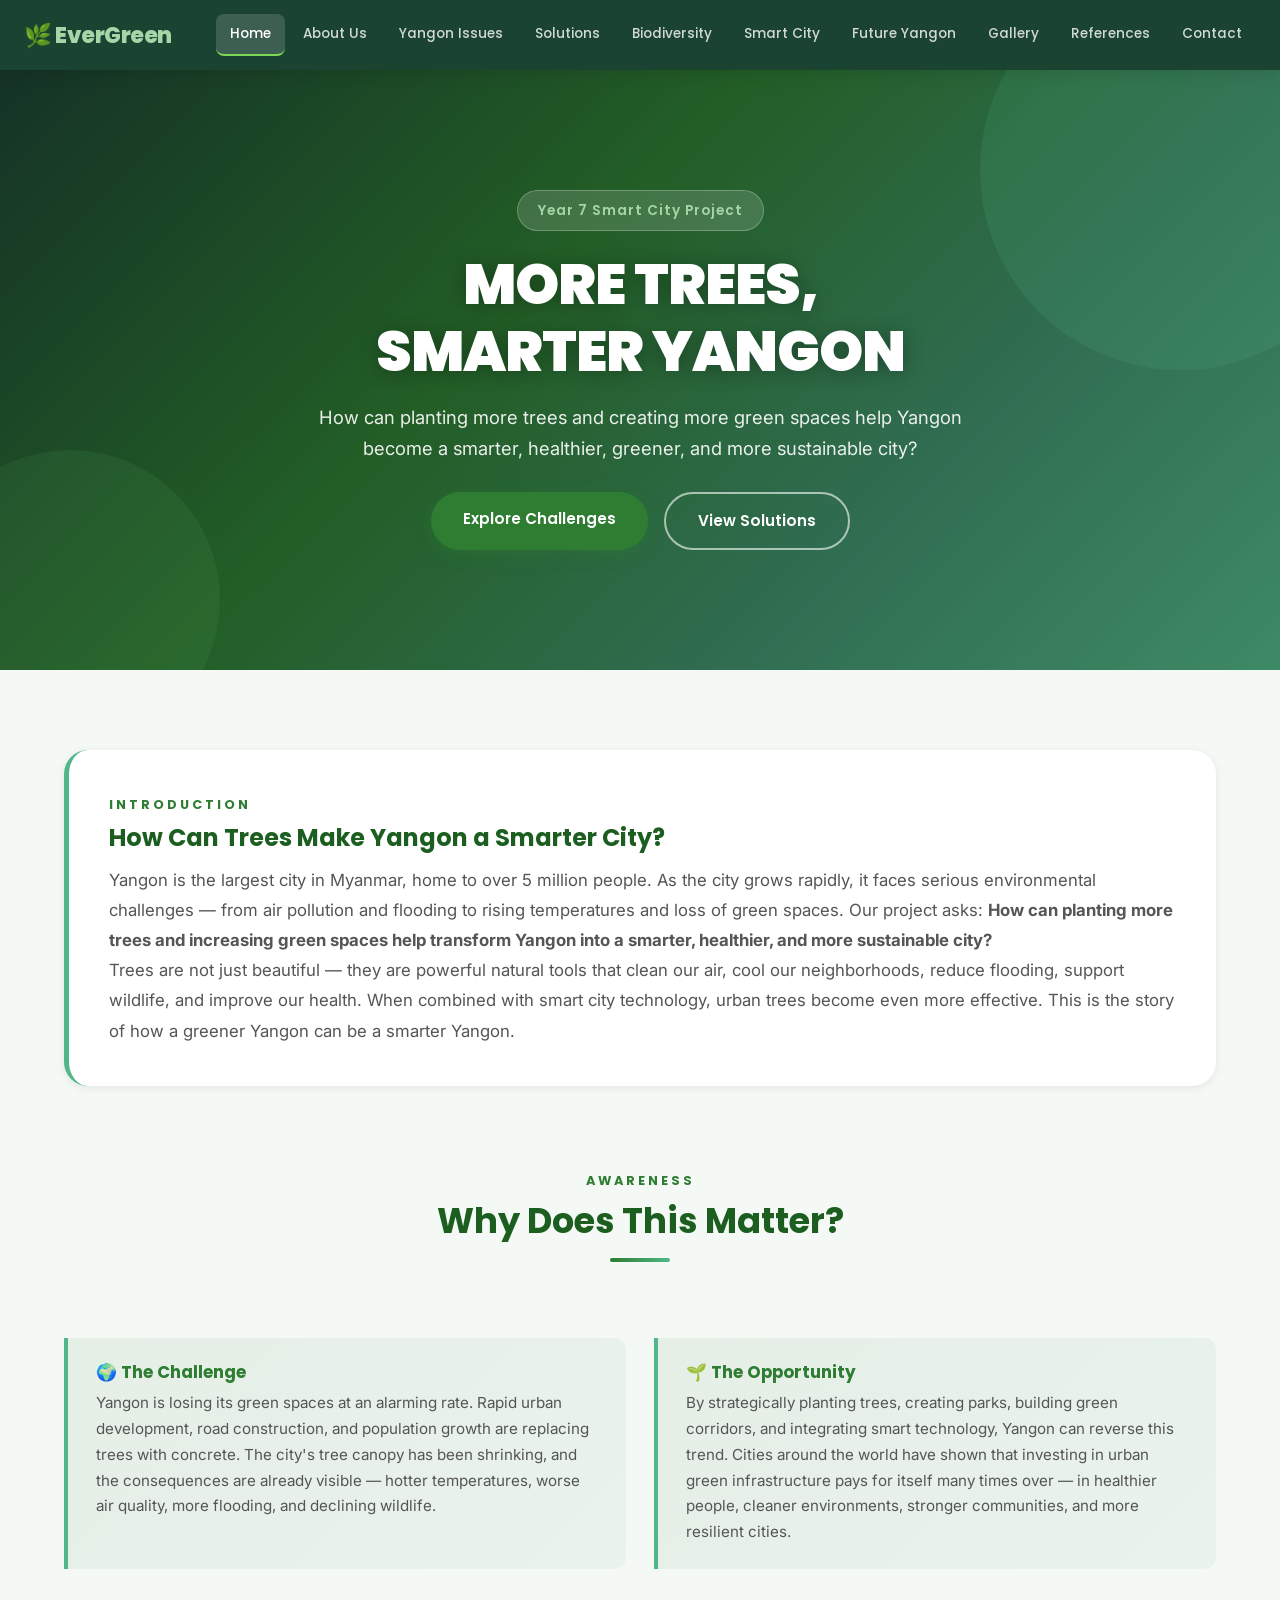
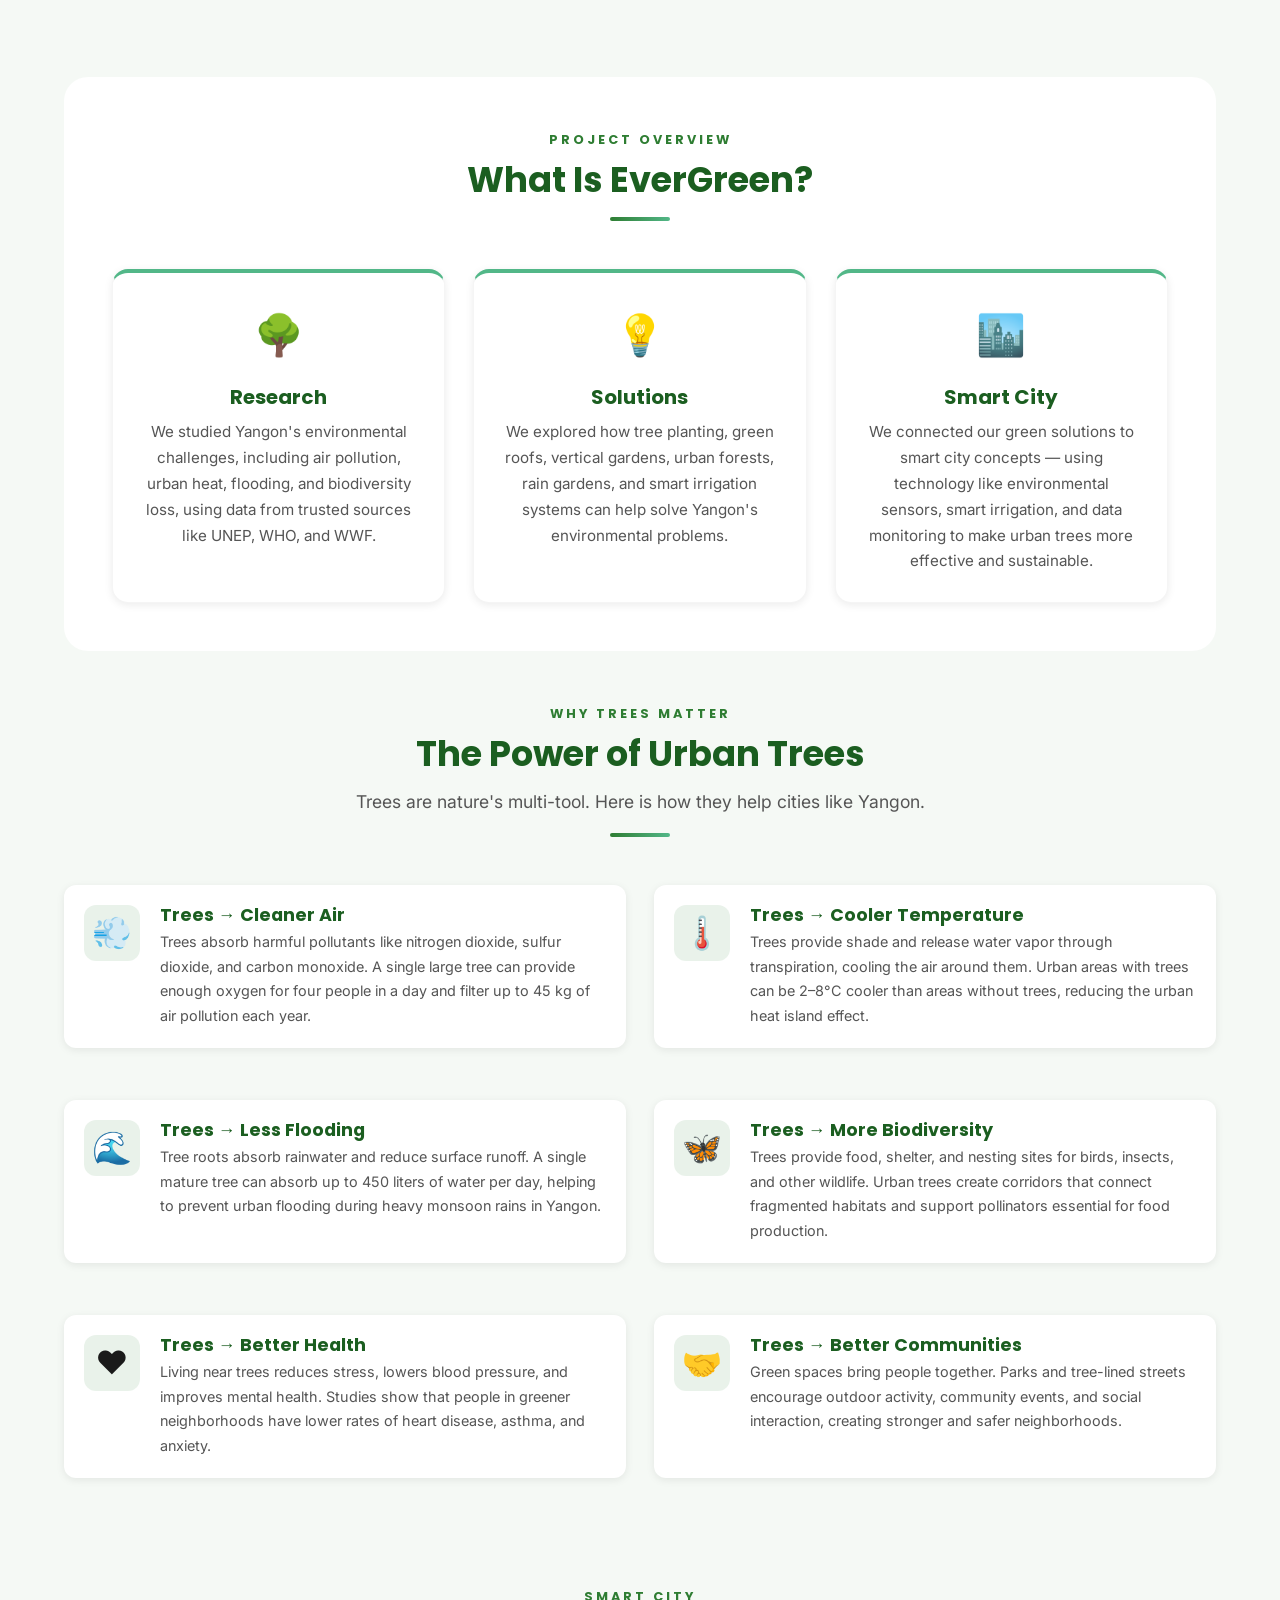
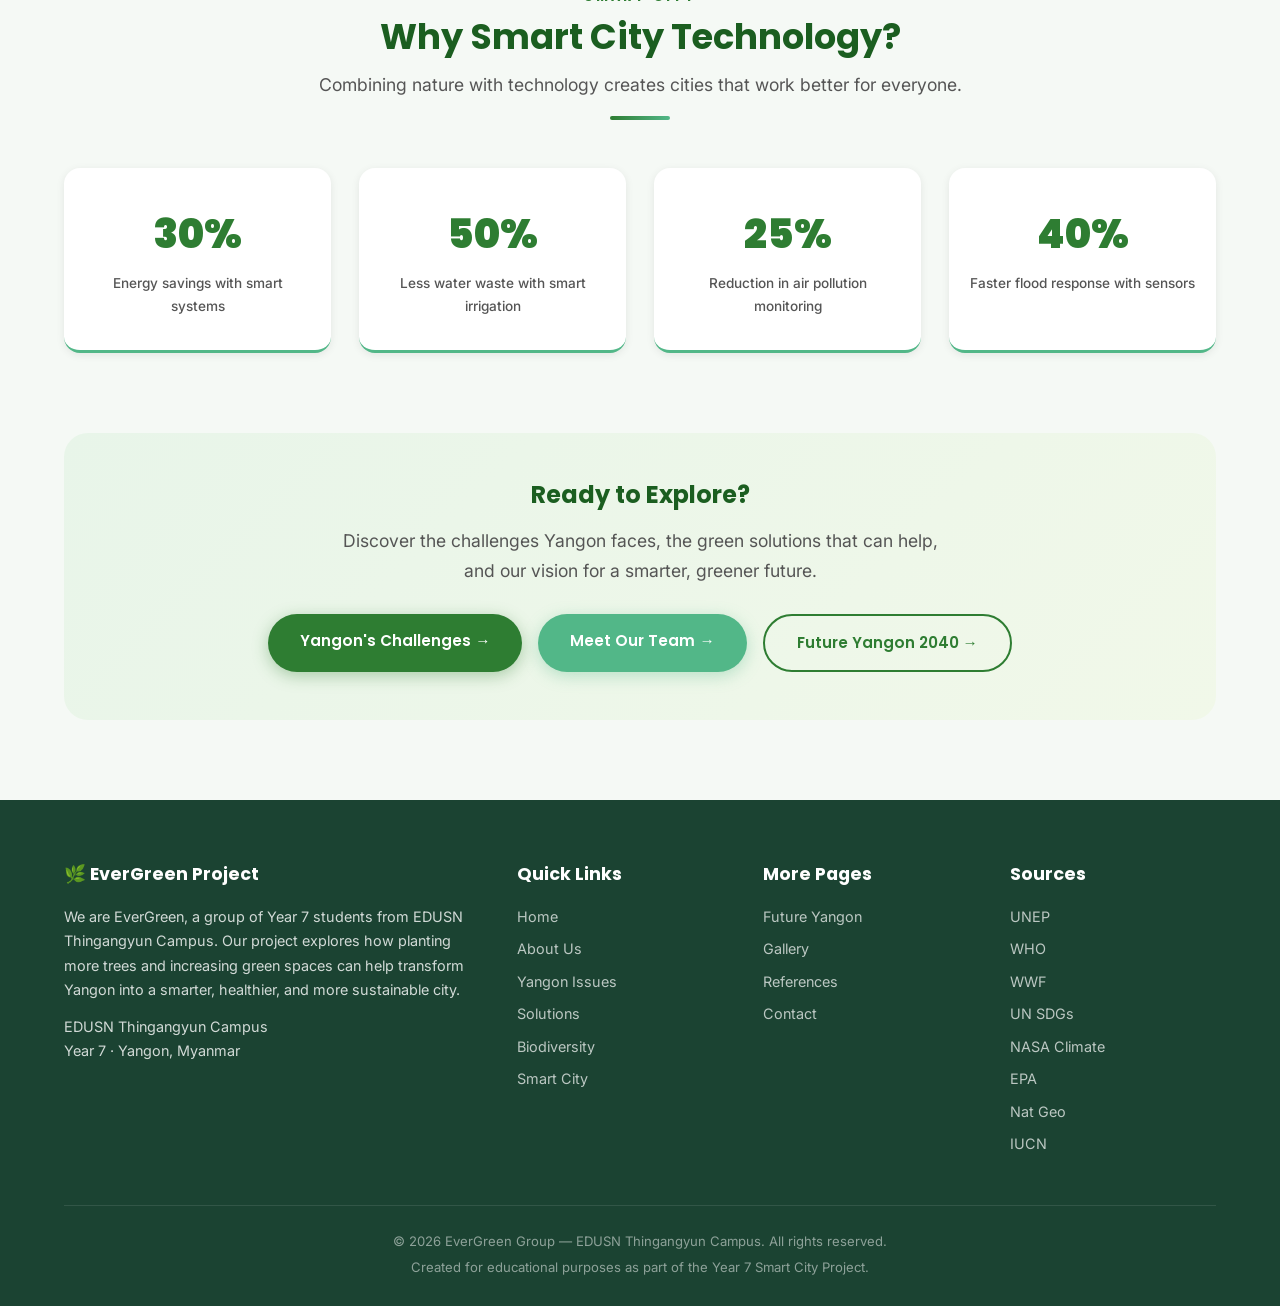
<file: EverGreen/index.html>
<!DOCTYPE html>
<html lang="en">
<head>
    <meta charset="UTF-8">
    <meta name="viewport" content="width=device-width, initial-scale=1.0">
    <title>EverGreen — More Trees, Smarter Yangon</title>
    <link rel="stylesheet" href="style.css">
    <link rel="stylesheet" href="https://cdnjs.cloudflare.com/ajax/libs/font-awesome/6.5.0/css/all.min.css">
</head>
<body class="page-home">

    <!-- Navigation -->
      <header class="navbar">
        <div class="nav-brand">
            <a href="index.html">🌿 EverGreen</a>
        </div>
        <input type="checkbox" id="nav-toggle" class="nav-toggle">
        <label for="nav-toggle" class="nav-toggle-label">
            <span></span>
            <span></span>
            <span></span>
        </label>
        <nav class="nav-links">
            <a href="index.html" class="nav-home">Home</a>
            <a href="about.html" class="nav-about">About Us</a>
            <a href="issues.html" class="nav-issues">Yangon Issues</a>
            <a href="solutions.html" class="nav-solutions">Solutions</a>
            <a href="biodiversity.html" class="nav-biodiversity">Biodiversity</a>
            <a href="smartcity.html" class="nav-smartcity">Smart City</a>
            <a href="future.html" class="nav-future">Future Yangon</a>
            <a href="gallery.html" class="nav-gallery">Gallery</a>
            <a href="references.html" class="nav-references">References</a>
            <a href="contact.html" class="nav-contact">Contact</a>
        </nav>
    </header>

    <!-- Hero Section -->
    <section class="hero hero-home">
        <div class="hero-overlay">
            <div class="hero-content animate-fade-in-up">
                <span class="hero-badge">Year 7 Smart City Project</span>
                <h1>MORE TREES,<br>SMARTER YANGON</h1>
                <p>How can planting more trees and creating more green spaces help Yangon become a smarter, healthier, greener, and more sustainable city?</p>
                <div class="btn-group">
                    <a href="issues.html" class="btn btn-primary">Explore Challenges</a>
                    <a href="solutions.html" class="btn btn-outline">View Solutions</a>
                </div>
            </div>
        </div>
    </section>

    <!-- Main Content -->
    <main class="main-content">
        <div class="container">

            <!-- Introduction -->
            <section class="section">
                <div class="page-intro">
                    <span class="section-label">Introduction</span>
                    <h2>How Can Trees Make Yangon a Smarter City?</h2>
                    <p>Yangon is the largest city in Myanmar, home to over 5 million people. As the city grows rapidly, it faces serious environmental challenges — from air pollution and flooding to rising temperatures and loss of green spaces. Our project asks: <strong>How can planting more trees and increasing green spaces help transform Yangon into a smarter, healthier, and more sustainable city?</strong></p>
                    <p>Trees are not just beautiful — they are powerful natural tools that clean our air, cool our neighborhoods, reduce flooding, support wildlife, and improve our health. When combined with smart city technology, urban trees become even more effective. This is the story of how a greener Yangon can be a smarter Yangon.</p>
                </div>
            </section>

            <!-- Awareness -->
            <section class="section">
                <div class="section-header">
                    <span class="section-label">Awareness</span>
                    <h2>Why Does This Matter?</h2>
                    <div class="section-divider"></div>
                </div>
                <div class="grid-2">
                    <div class="info-box">
                        <h4>🌍 The Challenge</h4>
                        <p>Yangon is losing its green spaces at an alarming rate. Rapid urban development, road construction, and population growth are replacing trees with concrete. The city's tree canopy has been shrinking, and the consequences are already visible — hotter temperatures, worse air quality, more flooding, and declining wildlife.</p>
                    </div>
                    <div class="info-box">
                        <h4>🌱 The Opportunity</h4>
                        <p>By strategically planting trees, creating parks, building green corridors, and integrating smart technology, Yangon can reverse this trend. Cities around the world have shown that investing in urban green infrastructure pays for itself many times over — in healthier people, cleaner environments, stronger communities, and more resilient cities.</p>
                    </div>
                </div>
            </section>

            <!-- Project Overview -->
            <section class="section bg-white-section" style="border-radius: 24px; padding: 48px; margin-bottom: 48px;">
                <div class="section-header">
                    <span class="section-label">Project Overview</span>
                    <h2>What Is EverGreen?</h2>
                    <div class="section-divider"></div>
                </div>
                <div class="grid-3">
                    <div class="card card-accent">
                        <div class="card-body text-center">
                            <span class="card-icon">🌳</span>
                            <h3 class="card-title">Research</h3>
                            <p class="card-text">We studied Yangon's environmental challenges, including air pollution, urban heat, flooding, and biodiversity loss, using data from trusted sources like UNEP, WHO, and WWF.</p>
                        </div>
                    </div>
                    <div class="card card-accent">
                        <div class="card-body text-center">
                            <span class="card-icon">💡</span>
                            <h3 class="card-title">Solutions</h3>
                            <p class="card-text">We explored how tree planting, green roofs, vertical gardens, urban forests, rain gardens, and smart irrigation systems can help solve Yangon's environmental problems.</p>
                        </div>
                    </div>
                    <div class="card card-accent">
                        <div class="card-body text-center">
                            <span class="card-icon">🏙️</span>
                            <h3 class="card-title">Smart City</h3>
                            <p class="card-text">We connected our green solutions to smart city concepts — using technology like environmental sensors, smart irrigation, and data monitoring to make urban trees more effective and sustainable.</p>
                        </div>
                    </div>
                </div>
            </section>

            <!-- Benefits of Urban Trees -->
            <section class="section">
                <div class="section-header">
                    <span class="section-label">Why Trees Matter</span>
                    <h2>The Power of Urban Trees</h2>
                    <p>Trees are nature's multi-tool. Here is how they help cities like Yangon.</p>
                    <div class="section-divider"></div>
                </div>
                <div class="grid-2">
                    <div class="benefit-item">
                        <div class="benefit-icon">💨</div>
                        <div class="benefit-content">
                            <h4>Trees → Cleaner Air</h4>
                            <p>Trees absorb harmful pollutants like nitrogen dioxide, sulfur dioxide, and carbon monoxide. A single large tree can provide enough oxygen for four people in a day and filter up to 45 kg of air pollution each year.</p>
                        </div>
                    </div>
                    <div class="benefit-item">
                        <div class="benefit-icon">🌡️</div>
                        <div class="benefit-content">
                            <h4>Trees → Cooler Temperature</h4>
                            <p>Trees provide shade and release water vapor through transpiration, cooling the air around them. Urban areas with trees can be 2–8°C cooler than areas without trees, reducing the urban heat island effect.</p>
                        </div>
                    </div>
                    <div class="benefit-item">
                        <div class="benefit-icon">🌊</div>
                        <div class="benefit-content">
                            <h4>Trees → Less Flooding</h4>
                            <p>Tree roots absorb rainwater and reduce surface runoff. A single mature tree can absorb up to 450 liters of water per day, helping to prevent urban flooding during heavy monsoon rains in Yangon.</p>
                        </div>
                    </div>
                    <div class="benefit-item">
                        <div class="benefit-icon">🦋</div>
                        <div class="benefit-content">
                            <h4>Trees → More Biodiversity</h4>
                            <p>Trees provide food, shelter, and nesting sites for birds, insects, and other wildlife. Urban trees create corridors that connect fragmented habitats and support pollinators essential for food production.</p>
                        </div>
                    </div>
                    <div class="benefit-item">
                        <div class="benefit-icon">❤️</div>
                        <div class="benefit-content">
                            <h4>Trees → Better Health</h4>
                            <p>Living near trees reduces stress, lowers blood pressure, and improves mental health. Studies show that people in greener neighborhoods have lower rates of heart disease, asthma, and anxiety.</p>
                        </div>
                    </div>
                    <div class="benefit-item">
                        <div class="benefit-icon">🤝</div>
                        <div class="benefit-content">
                            <h4>Trees → Better Communities</h4>
                            <p>Green spaces bring people together. Parks and tree-lined streets encourage outdoor activity, community events, and social interaction, creating stronger and safer neighborhoods.</p>
                        </div>
                    </div>
                </div>
            </section>

            <!-- Benefits of Smart Cities -->
            <section class="section">
                <div class="section-header">
                    <span class="section-label">Smart City</span>
                    <h2>Why Smart City Technology?</h2>
                    <p>Combining nature with technology creates cities that work better for everyone.</p>
                    <div class="section-divider"></div>
                </div>
                <div class="grid-4">
                    <div class="stat-card">
                        <div class="stat-number">30%</div>
                        <div class="stat-label">Energy savings with smart systems</div>
                    </div>
                    <div class="stat-card">
                        <div class="stat-number">50%</div>
                        <div class="stat-label">Less water waste with smart irrigation</div>
                    </div>
                    <div class="stat-card">
                        <div class="stat-number">25%</div>
                        <div class="stat-label">Reduction in air pollution monitoring</div>
                    </div>
                    <div class="stat-card">
                        <div class="stat-number">40%</div>
                        <div class="stat-label">Faster flood response with sensors</div>
                    </div>
                </div>
            </section>

            <!-- Call to Action -->
            <section class="section text-center" style="padding: 48px; background: linear-gradient(135deg, #E8F5E9, #F1F8E9); border-radius: 24px;">
                <h2 style="color: var(--dark-green); margin-bottom: 16px;">Ready to Explore?</h2>
                <p style="color: var(--text-gray); max-width: 600px; margin: 0 auto 28px; font-size: 1.1rem;">Discover the challenges Yangon faces, the green solutions that can help, and our vision for a smarter, greener future.</p>
                <div class="btn-group">
                    <a href="issues.html" class="btn btn-primary">Yangon's Challenges →</a>
                    <a href="about.html" class="btn btn-accent">Meet Our Team →</a>
                    <a href="future.html" class="btn btn-outline" style="color: var(--primary-green); border-color: var(--primary-green);">Future Yangon 2040 →</a>
                </div>
            </section>

        </div>
    </main>

    <!-- Footer -->
    <footer class="footer">
        <div class="container">
            <div class="footer-grid">
                <div>
                    <h4>🌿 EverGreen Project</h4>
                    <p>We are EverGreen, a group of Year 7 students from EDUSN Thingangyun Campus. Our project explores how planting more trees and increasing green spaces can help transform Yangon into a smarter, healthier, and more sustainable city.</p>
                    <p style="margin-top: 12px;">EDUSN Thingangyun Campus<br>Year 7 · Yangon, Myanmar</p>
                </div>
                <div>
                    <h4>Quick Links</h4>
                    <div class="footer-links">
                        <a href="index.html">Home</a>
                        <a href="about.html">About Us</a>
                        <a href="issues.html">Yangon Issues</a>
                        <a href="solutions.html">Solutions</a>
                        <a href="biodiversity.html">Biodiversity</a>
                        <a href="smartcity.html">Smart City</a>
                    </div>
                </div>
                <div>
                    <h4>More Pages</h4>
                    <div class="footer-links">
                        <a href="future.html">Future Yangon</a>
                        <a href="gallery.html">Gallery</a>
                        <a href="references.html">References</a>
                        <a href="contact.html">Contact</a>
                    </div>
                </div>
                <div>
                    <h4>Sources</h4>
                    <div class="footer-links">
                        <a href="https://www.unep.org" target="_blank">UNEP</a>
                        <a href="https://www.who.int" target="_blank">WHO</a>
                        <a href="https://www.wwf.org" target="_blank">WWF</a>
                        <a href="https://www.un.org/sustainabledevelopment" target="_blank">UN SDGs</a>
                        <a href="https://climate.nasa.gov" target="_blank">NASA Climate</a>
                        <a href="https://www.epa.gov" target="_blank">EPA</a>
                        <a href="https://www.nationalgeographic.com/environment" target="_blank">Nat Geo</a>
                        <a href="https://www.iucn.org" target="_blank">IUCN</a>
                    </div>
                </div>
            </div>
            <div class="footer-bottom">
                <p>© 2026 EverGreen Group — EDUSN Thingangyun Campus. All rights reserved.</p>
                <p>Created for educational purposes as part of the Year 7 Smart City Project.</p>
            </div>
        </div>
    </footer>

</body>
</html>
</file>
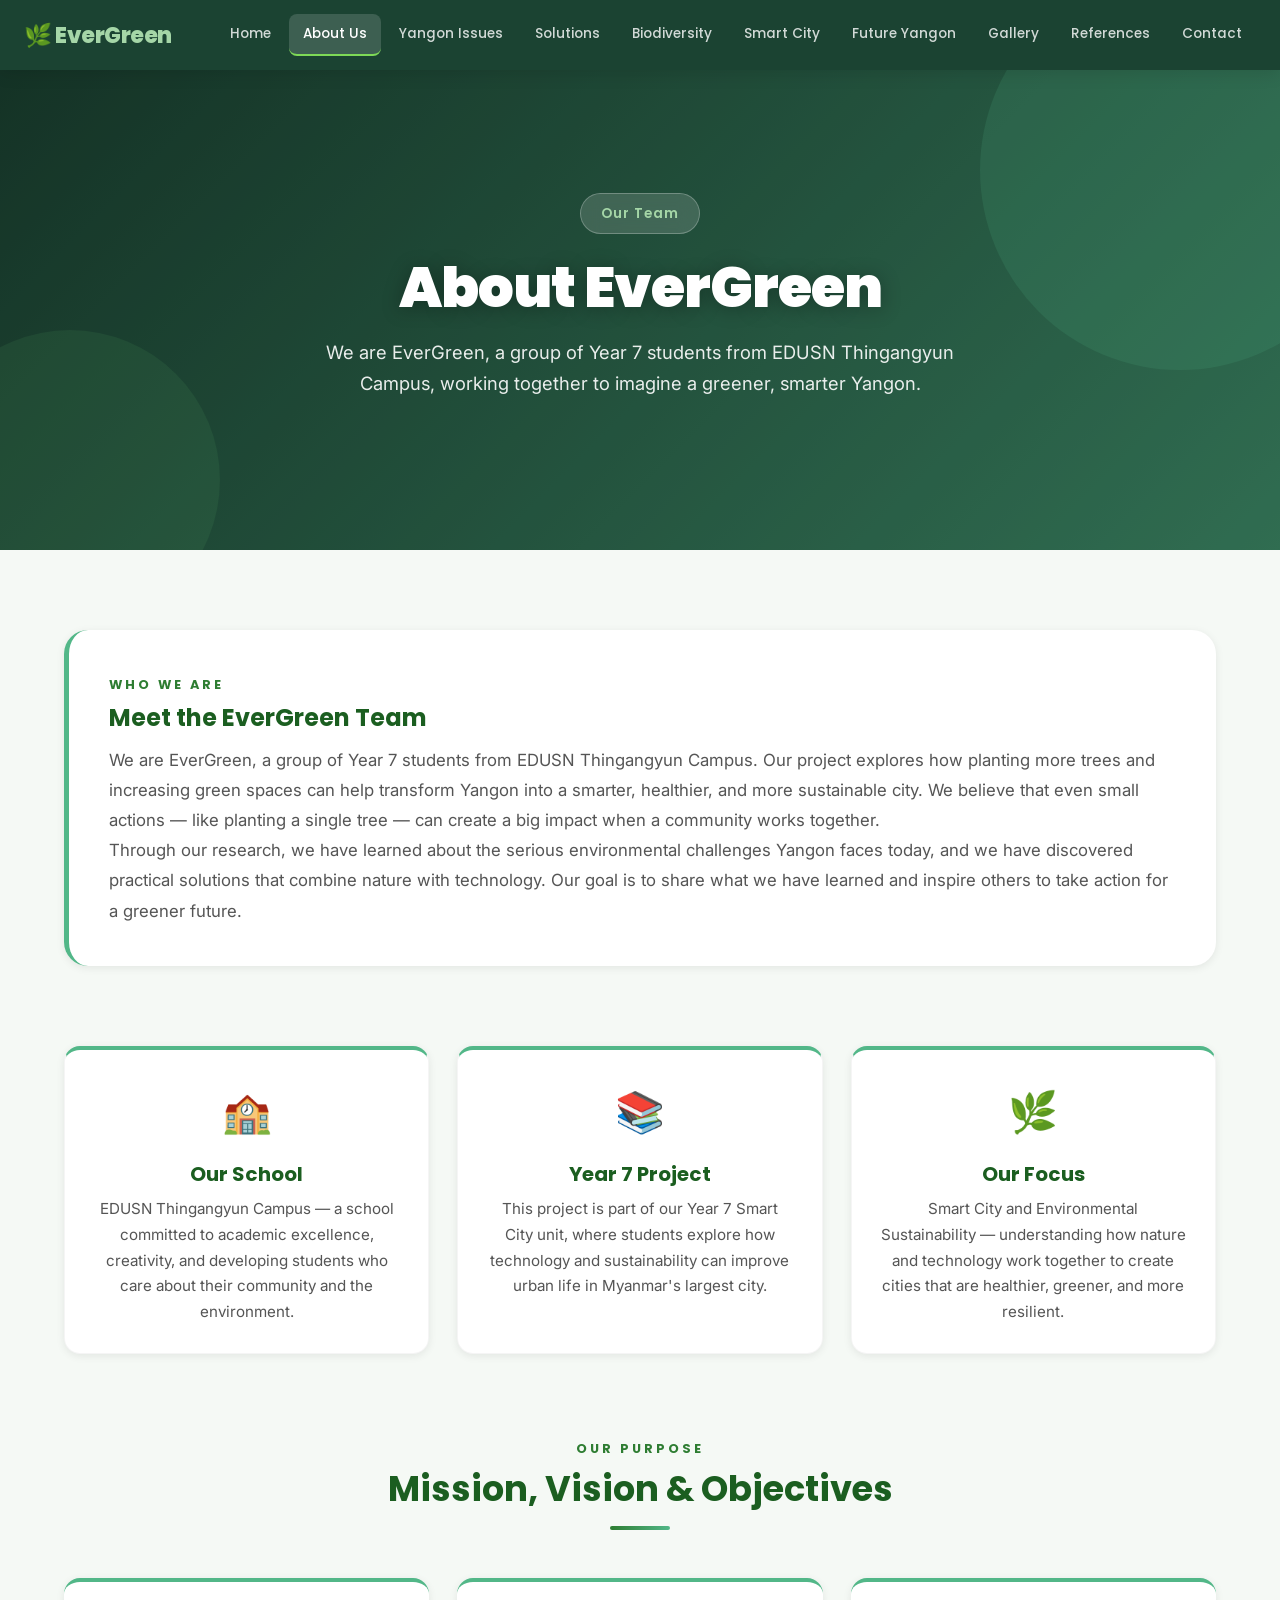
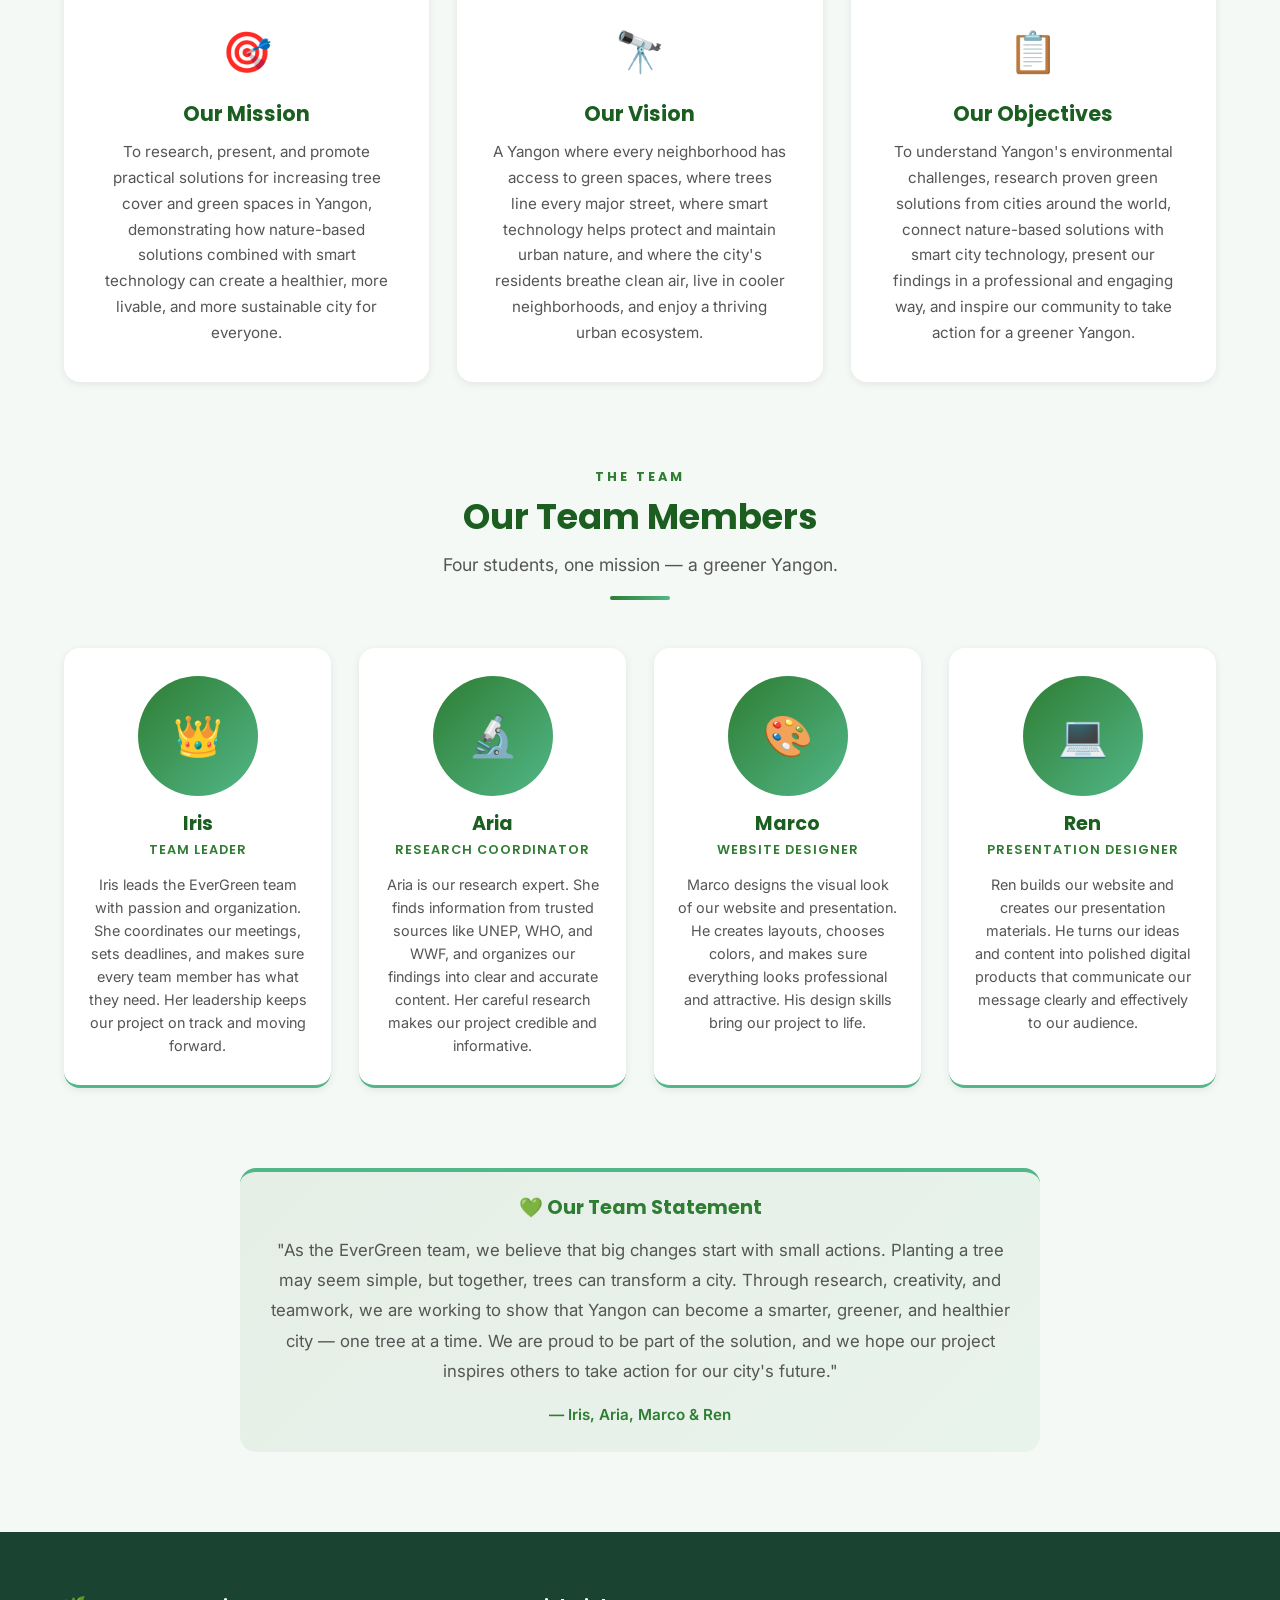
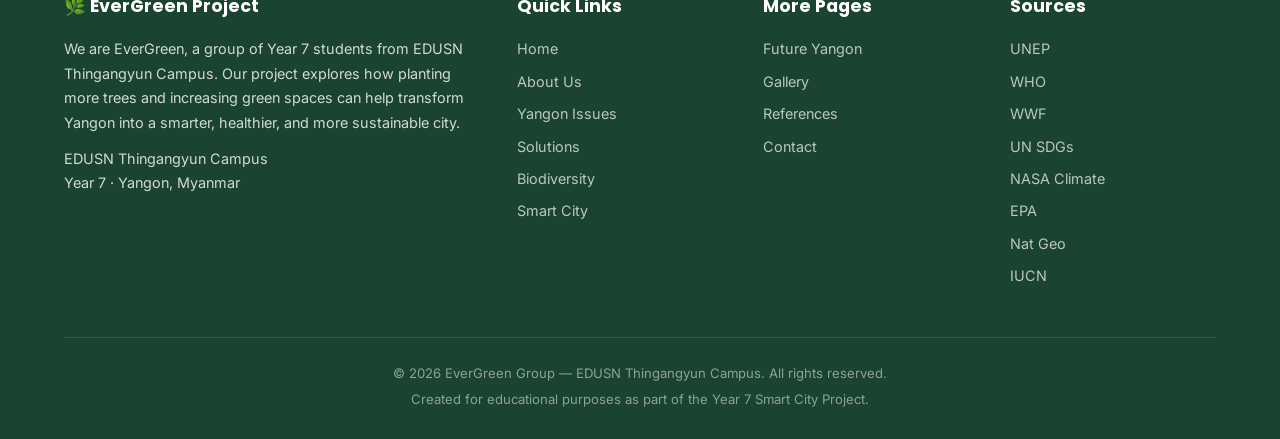
<file: EverGreen/about.html>
<!DOCTYPE html>
<html lang="en">
<head>
    <meta charset="UTF-8">
    <meta name="viewport" content="width=device-width, initial-scale=1.0">
    <title>About Us — EverGreen</title>
    <link rel="stylesheet" href="style.css">
</head>
<body class="page-about">

    <!-- Navigation -->
    <header class="navbar">
        <div class="nav-brand">
            <a href="index.html">🌿 EverGreen</a>
        </div>
        <input type="checkbox" id="nav-toggle" class="nav-toggle">
        <label for="nav-toggle" class="nav-toggle-label">
            <span></span>
            <span></span>
            <span></span>
        </label>
        <nav class="nav-links">
            <a href="index.html" class="nav-home">Home</a>
            <a href="about.html" class="nav-about">About Us</a>
            <a href="issues.html" class="nav-issues">Yangon Issues</a>
            <a href="solutions.html" class="nav-solutions">Solutions</a>
            <a href="biodiversity.html" class="nav-biodiversity">Biodiversity</a>
            <a href="smartcity.html" class="nav-smartcity">Smart City</a>
            <a href="future.html" class="nav-future">Future Yangon</a>
            <a href="gallery.html" class="nav-gallery">Gallery</a>
            <a href="references.html" class="nav-references">References</a>
            <a href="contact.html" class="nav-contact">Contact</a>
        </nav>
    </header>

    <!-- Hero -->
    <section class="hero hero-about">
        <div class="hero-overlay">
            <div class="hero-content">
                <span class="hero-badge">Our Team</span>
                <h1>About EverGreen</h1>
                <p>We are EverGreen, a group of Year 7 students from EDUSN Thingangyun Campus, working together to imagine a greener, smarter Yangon.</p>
            </div>
        </div>
    </section>

    <!-- Main Content -->
    <main class="main-content">
        <div class="container">

            <!-- Introduction -->
            <section class="section">
                <div class="page-intro">
                    <span class="section-label">Who We Are</span>
                    <h2>Meet the EverGreen Team</h2>
                    <p>We are EverGreen, a group of Year 7 students from EDUSN Thingangyun Campus. Our project explores how planting more trees and increasing green spaces can help transform Yangon into a smarter, healthier, and more sustainable city. We believe that even small actions — like planting a single tree — can create a big impact when a community works together.</p>
                    <p>Through our research, we have learned about the serious environmental challenges Yangon faces today, and we have discovered practical solutions that combine nature with technology. Our goal is to share what we have learned and inspire others to take action for a greener future.</p>
                </div>
            </section>

            <!-- School Information -->
            <section class="section">
                <div class="grid-3">
                    <div class="card card-accent text-center">
                        <div class="card-body">
                            <span class="card-icon">🏫</span>
                            <h3 class="card-title">Our School</h3>
                            <p class="card-text">EDUSN Thingangyun Campus — a school committed to academic excellence, creativity, and developing students who care about their community and the environment.</p>
                        </div>
                    </div>
                    <div class="card card-accent text-center">
                        <div class="card-body">
                            <span class="card-icon">📚</span>
                            <h3 class="card-title">Year 7 Project</h3>
                            <p class="card-text">This project is part of our Year 7 Smart City unit, where students explore how technology and sustainability can improve urban life in Myanmar's largest city.</p>
                        </div>
                    </div>
                    <div class="card card-accent text-center">
                        <div class="card-body">
                            <span class="card-icon">🌿</span>
                            <h3 class="card-title">Our Focus</h3>
                            <p class="card-text">Smart City and Environmental Sustainability — understanding how nature and technology work together to create cities that are healthier, greener, and more resilient.</p>
                        </div>
                    </div>
                </div>
            </section>

            <!-- Mission, Vision, Objectives -->
            <section class="section">
                <div class="section-header">
                    <span class="section-label">Our Purpose</span>
                    <h2>Mission, Vision & Objectives</h2>
                    <div class="section-divider"></div>
                </div>
                <div class="grid-3">
                    <div class="mv-card">
                        <div class="mv-icon">🎯</div>
                        <h3>Our Mission</h3>
                        <p>To research, present, and promote practical solutions for increasing tree cover and green spaces in Yangon, demonstrating how nature-based solutions combined with smart technology can create a healthier, more livable, and more sustainable city for everyone.</p>
                    </div>
                    <div class="mv-card">
                        <div class="mv-icon">🔭</div>
                        <h3>Our Vision</h3>
                        <p>A Yangon where every neighborhood has access to green spaces, where trees line every major street, where smart technology helps protect and maintain urban nature, and where the city's residents breathe clean air, live in cooler neighborhoods, and enjoy a thriving urban ecosystem.</p>
                    </div>
                    <div class="mv-card">
                        <div class="mv-icon">📋</div>
                        <h3>Our Objectives</h3>
                        <p>To understand Yangon's environmental challenges, research proven green solutions from cities around the world, connect nature-based solutions with smart city technology, present our findings in a professional and engaging way, and inspire our community to take action for a greener Yangon.</p>
                    </div>
                </div>
            </section>

            <!-- Team Members -->
            <section class="section">
                <div class="section-header">
                    <span class="section-label">The Team</span>
                    <h2>Our Team Members</h2>
                    <p>Four students, one mission — a greener Yangon.</p>
                    <div class="section-divider"></div>
                </div>
                <div class="grid-4">
                    <div class="team-card">
                        <div class="team-photo">👑</div>
                        <h3>Iris</h3>
                        <div class="team-role">Team Leader</div>
                        <p class="team-desc">Iris leads the EverGreen team with passion and organization. She coordinates our meetings, sets deadlines, and makes sure every team member has what they need. Her leadership keeps our project on track and moving forward.</p>
                    </div>
                    <div class="team-card">
                        <div class="team-photo">🔬</div>
                        <h3>Aria</h3>
                        <div class="team-role">Research Coordinator</div>
                        <p class="team-desc">Aria is our research expert. She finds information from trusted sources like UNEP, WHO, and WWF, and organizes our findings into clear and accurate content. Her careful research makes our project credible and informative.</p>
                    </div>
                    <div class="team-card">
                        <div class="team-photo">🎨</div>
                        <h3>Marco</h3>
                        <div class="team-role">Website Designer</div>
                        <p class="team-desc">Marco designs the visual look of our website and presentation. He creates layouts, chooses colors, and makes sure everything looks professional and attractive. His design skills bring our project to life.</p>
                    </div>
                    <div class="team-card">
                        <div class="team-photo">💻</div>
                        <h3>Ren</h3>
                        <div class="team-role">Presentation Designer</div>
                        <p class="team-desc">Ren builds our website and creates our presentation materials. He turns our ideas and content into polished digital products that communicate our message clearly and effectively to our audience.</p>
                    </div>
                </div>
            </section>

            <!-- Group Statement -->
            <section class="section">
                <div class="info-box" style="text-align: center; max-width: 800px; margin: 0 auto; border-left: none; border-top: 4px solid var(--accent); border-radius: var(--radius-lg);">
                    <h4 style="font-size: 1.2rem; margin-bottom: 16px;">💚 Our Team Statement</h4>
                    <p style="font-size: 1.05rem; line-height: 1.8;">"As the EverGreen team, we believe that big changes start with small actions. Planting a tree may seem simple, but together, trees can transform a city. Through research, creativity, and teamwork, we are working to show that Yangon can become a smarter, greener, and healthier city — one tree at a time. We are proud to be part of the solution, and we hope our project inspires others to take action for our city's future."</p>
                    <p style="margin-top: 16px; font-weight: 600; color: var(--primary-green);">— Iris, Aria, Marco & Ren</p>
                </div>
            </section>

        </div>
    </main>

    <!-- Footer -->
    <footer class="footer">
        <div class="container">
            <div class="footer-grid">
                <div>
                    <h4>🌿 EverGreen Project</h4>
                    <p>We are EverGreen, a group of Year 7 students from EDUSN Thingangyun Campus. Our project explores how planting more trees and increasing green spaces can help transform Yangon into a smarter, healthier, and more sustainable city.</p>
                    <p style="margin-top: 12px;">EDUSN Thingangyun Campus<br>Year 7 · Yangon, Myanmar</p>
                </div>
                <div>
                    <h4>Quick Links</h4>
                    <div class="footer-links">
                        <a href="index.html">Home</a>
                        <a href="about.html">About Us</a>
                        <a href="issues.html">Yangon Issues</a>
                        <a href="solutions.html">Solutions</a>
                        <a href="biodiversity.html">Biodiversity</a>
                        <a href="smartcity.html">Smart City</a>
                    </div>
                </div>
                <div>
                    <h4>More Pages</h4>
                    <div class="footer-links">
                        <a href="future.html">Future Yangon</a>
                        <a href="gallery.html">Gallery</a>
                        <a href="references.html">References</a>
                        <a href="contact.html">Contact</a>
                    </div>
                </div>
                <div>
                    <h4>Sources</h4>
                    <div class="footer-links">
                        <a href="https://www.unep.org" target="_blank">UNEP</a>
                        <a href="https://www.who.int" target="_blank">WHO</a>
                        <a href="https://www.wwf.org" target="_blank">WWF</a>
                        <a href="https://www.un.org/sustainabledevelopment" target="_blank">UN SDGs</a>
                        <a href="https://climate.nasa.gov" target="_blank">NASA Climate</a>
                        <a href="https://www.epa.gov" target="_blank">EPA</a>
                        <a href="https://www.nationalgeographic.com/environment" target="_blank">Nat Geo</a>
                        <a href="https://www.iucn.org" target="_blank">IUCN</a>
                    </div>
                </div>
            </div>
            <div class="footer-bottom">
                <p>© 2026 EverGreen Group — EDUSN Thingangyun Campus. All rights reserved.</p>
                <p>Created for educational purposes as part of the Year 7 Smart City Project.</p>
            </div>
        </div>
    </footer>

</body>
</html>
</file>
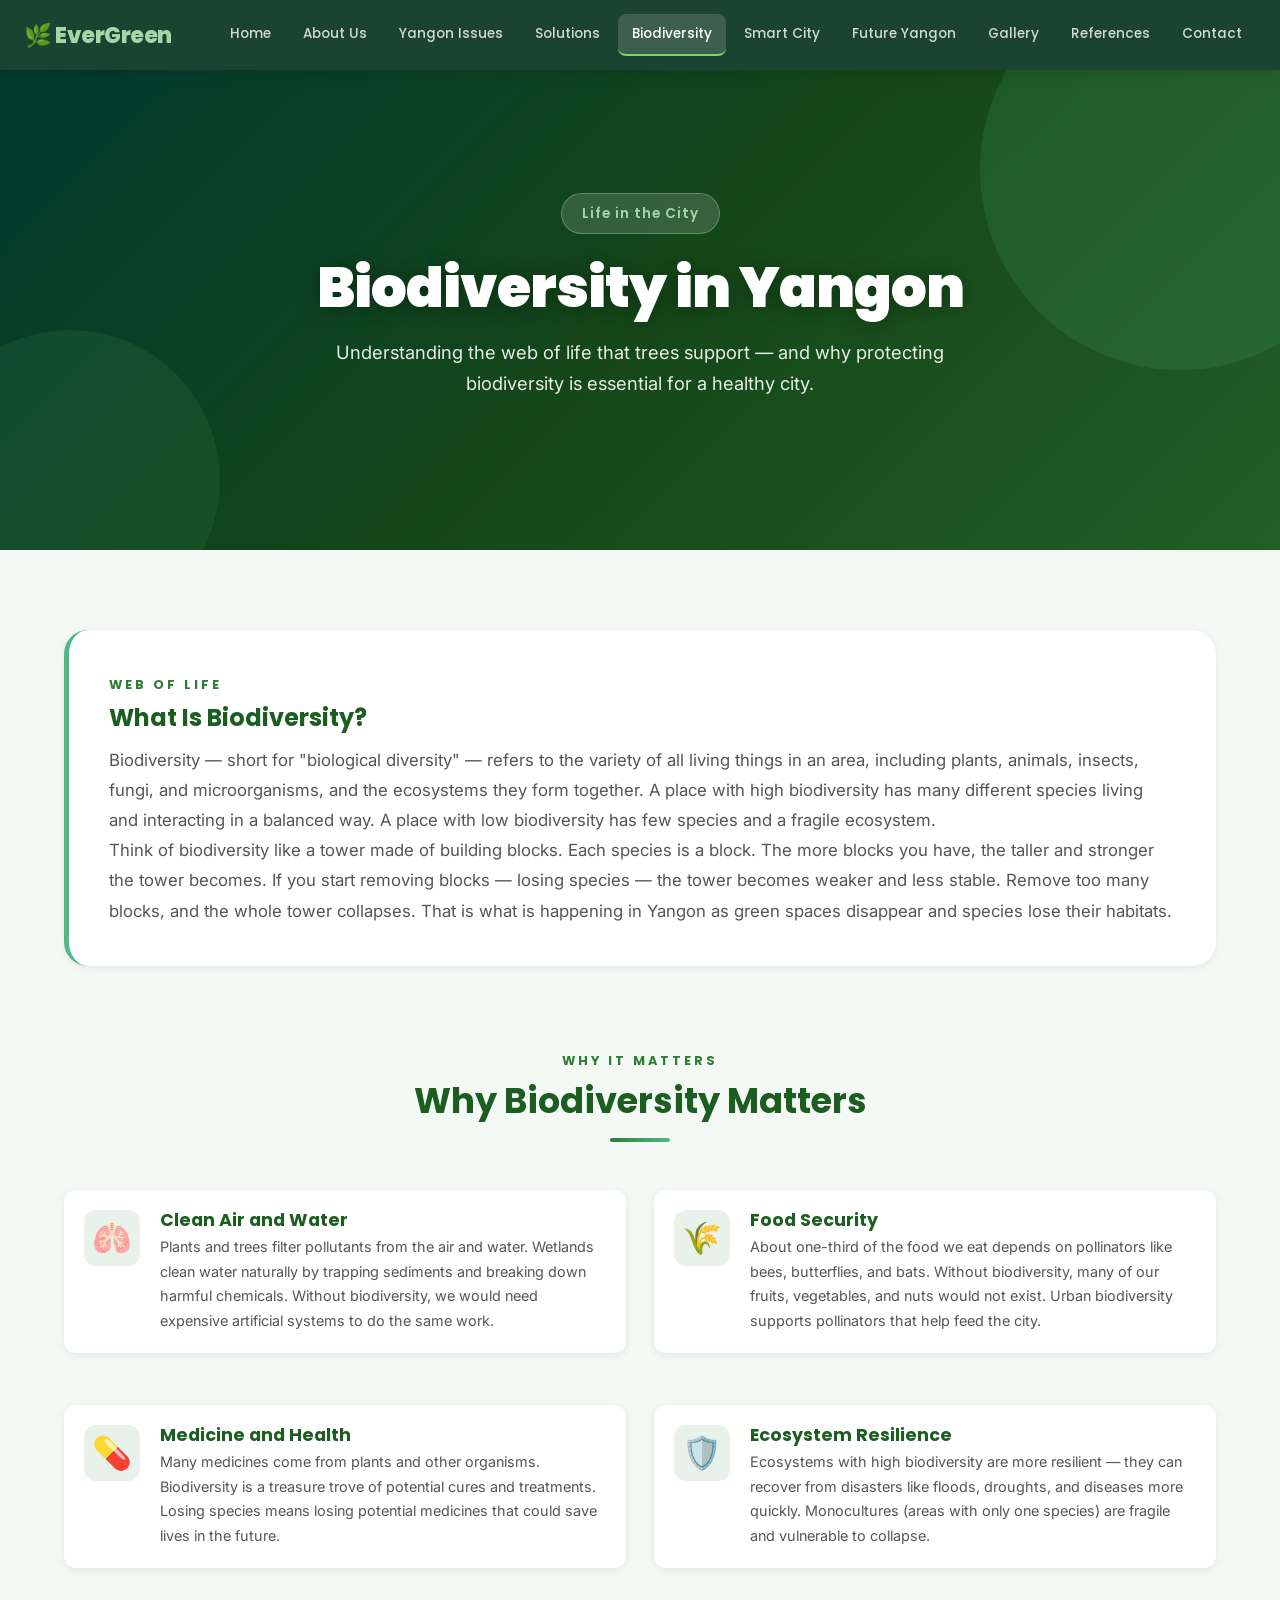
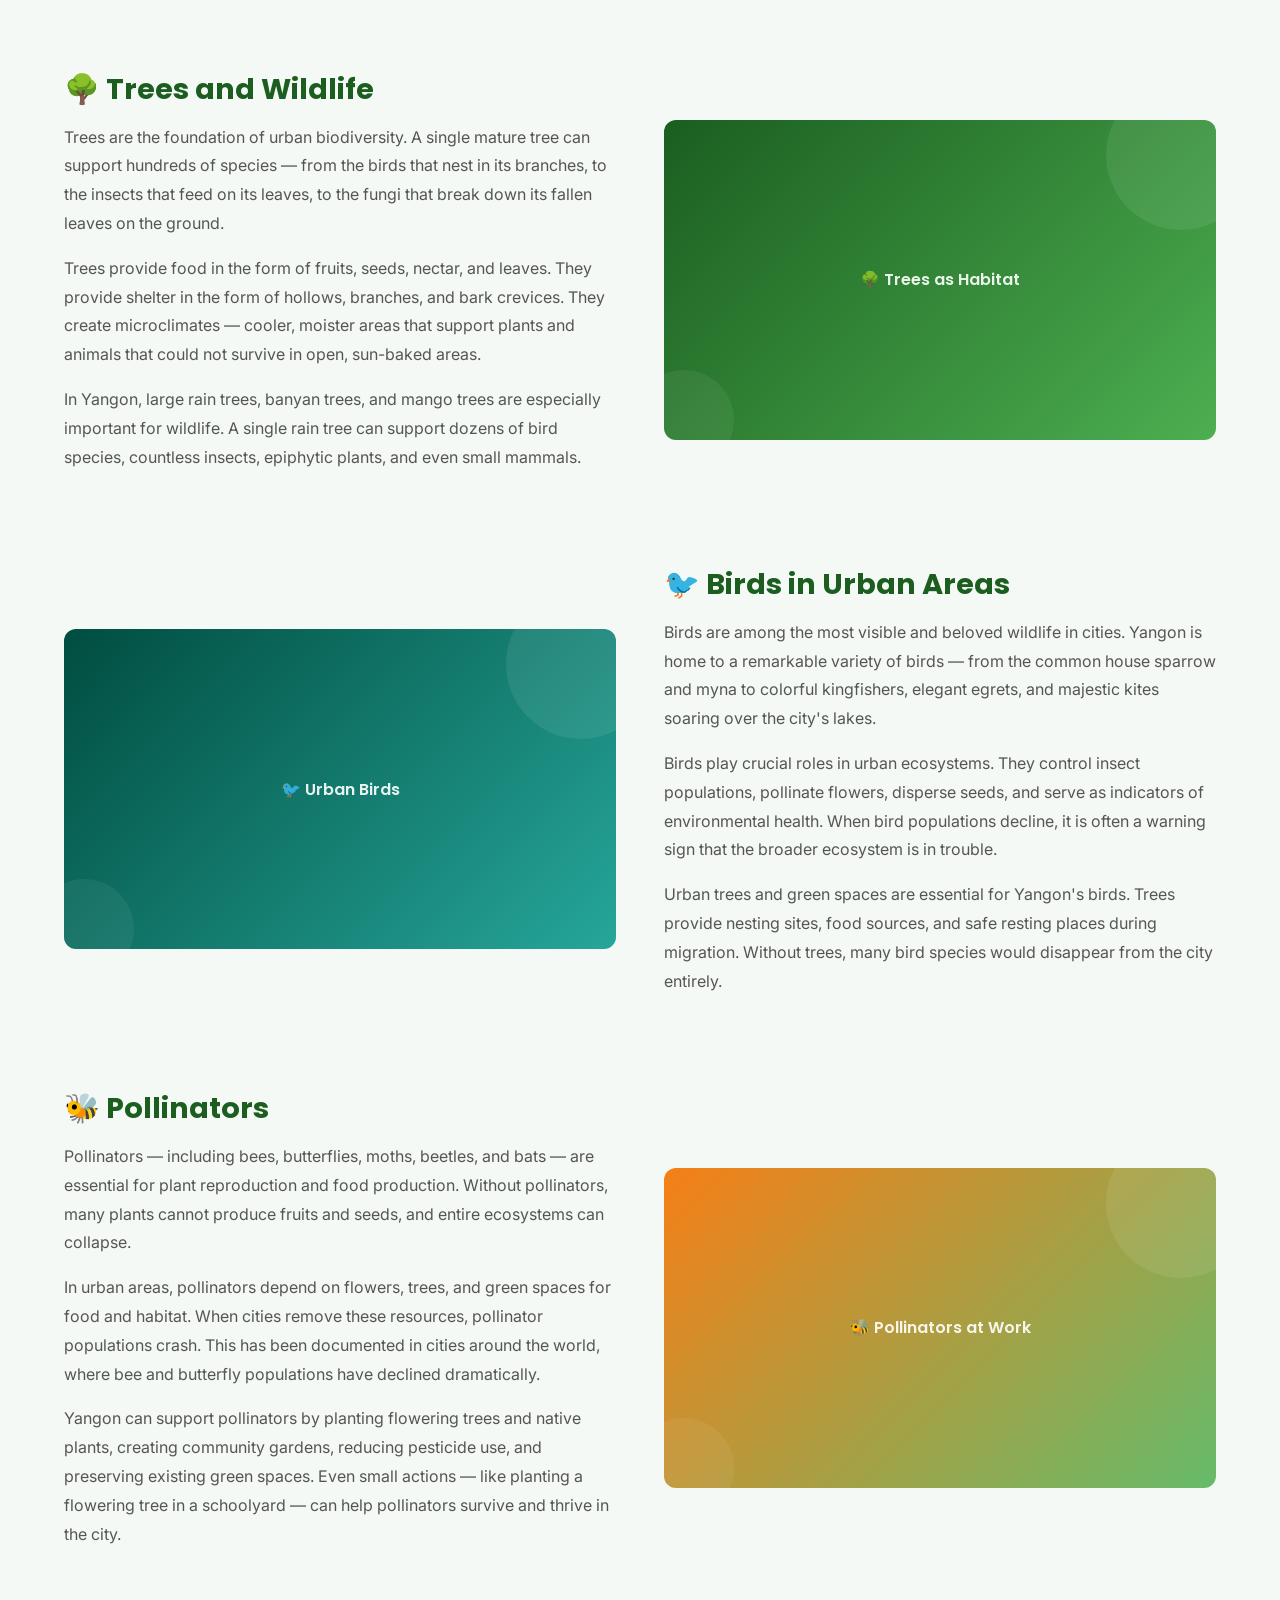
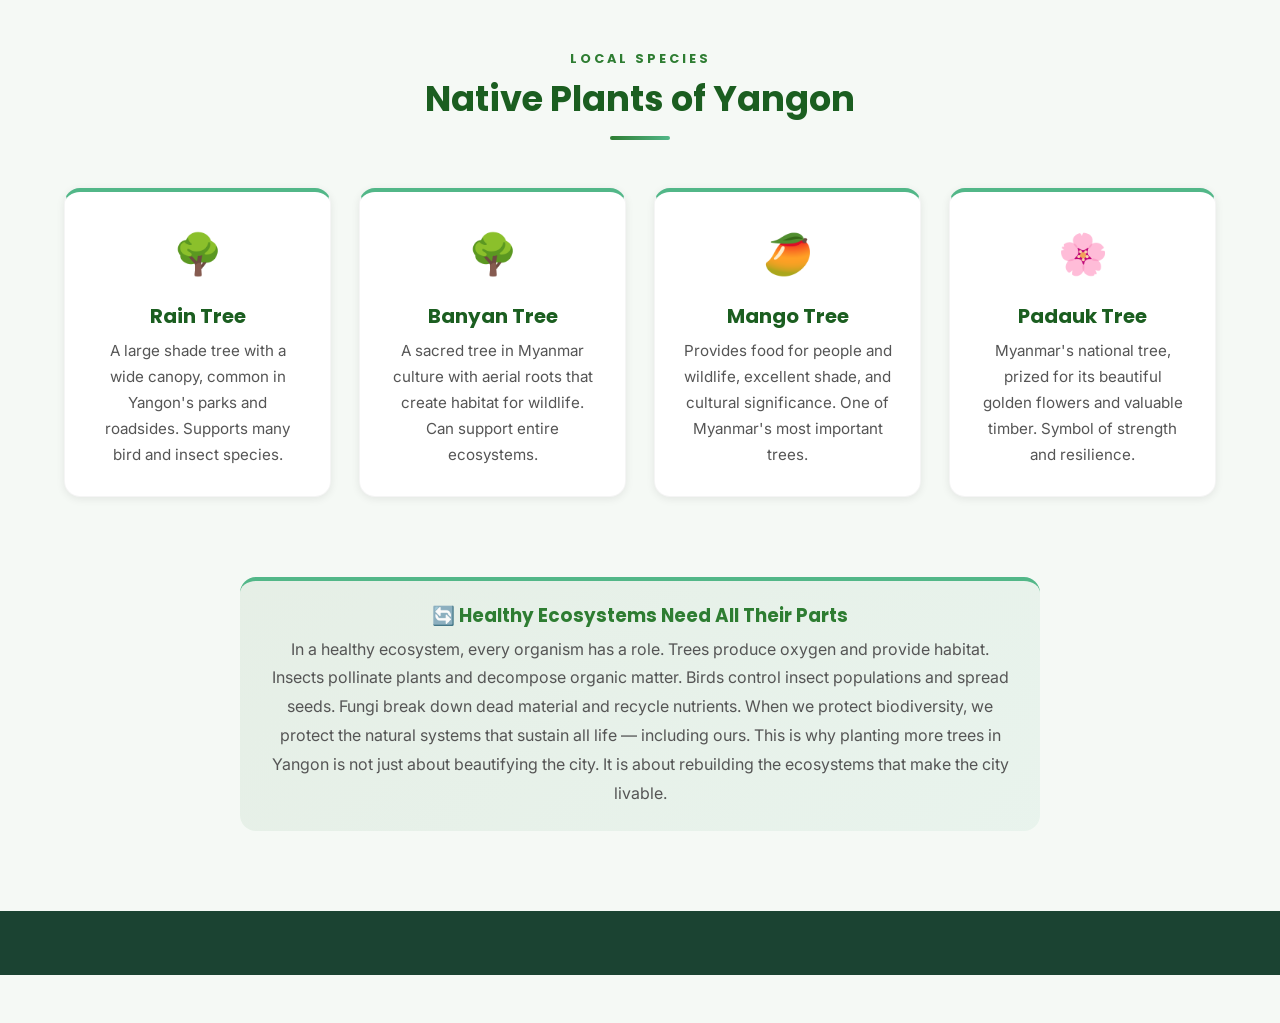
<file: EverGreen/biodiversity.html>
<!DOCTYPE html>
<html lang="en">
<head>
    <meta charset="UTF-8">
    <meta name="viewport" content="width=device-width, initial-scale=1.0">
    <title>Biodiversity — EverGreen</title>
    <link rel="stylesheet" href="style.css">
</head>
<body class="page-biodiversity">

    <header class="navbar">
        <div class="nav-brand"><a href="index.html">🌿 EverGreen</a></div>
        <input type="checkbox" id="nav-toggle" class="nav-toggle">
        <label for="nav-toggle" class="nav-toggle-label"><span></span><span></span><span></span></label>
        <nav class="nav-links">
            <a href="index.html" class="nav-home">Home</a>
            <a href="about.html" class="nav-about">About Us</a>
            <a href="issues.html" class="nav-issues">Yangon Issues</a>
            <a href="solutions.html" class="nav-solutions">Solutions</a>
            <a href="biodiversity.html" class="nav-biodiversity">Biodiversity</a>
            <a href="smartcity.html" class="nav-smartcity">Smart City</a>
            <a href="future.html" class="nav-future">Future Yangon</a>
            <a href="gallery.html" class="nav-gallery">Gallery</a>
            <a href="references.html" class="nav-references">References</a>
            <a href="contact.html" class="nav-contact">Contact</a>
        </nav>
    </header>

    <section class="hero hero-biodiversity">
        <div class="hero-overlay">
            <div class="hero-content">
                <span class="hero-badge">Life in the City</span>
                <h1>Biodiversity in Yangon</h1>
                <p>Understanding the web of life that trees support — and why protecting biodiversity is essential for a healthy city.</p>
            </div>
        </div>
    </section>

    <main class="main-content">
        <div class="container">

            <section class="section">
                <div class="page-intro">
                    <span class="section-label">Web of Life</span>
                    <h2>What Is Biodiversity?</h2>
                    <p>Biodiversity — short for "biological diversity" — refers to the variety of all living things in an area, including plants, animals, insects, fungi, and microorganisms, and the ecosystems they form together. A place with high biodiversity has many different species living and interacting in a balanced way. A place with low biodiversity has few species and a fragile ecosystem.</p>
                    <p>Think of biodiversity like a tower made of building blocks. Each species is a block. The more blocks you have, the taller and stronger the tower becomes. If you start removing blocks — losing species — the tower becomes weaker and less stable. Remove too many blocks, and the whole tower collapses. That is what is happening in Yangon as green spaces disappear and species lose their habitats.</p>
                </div>
            </section>

            <!-- Why Biodiversity Matters -->
            <section class="section">
                <div class="section-header">
                    <span class="section-label">Why It Matters</span>
                    <h2>Why Biodiversity Matters</h2>
                    <div class="section-divider"></div>
                </div>
                <div class="grid-2">
                    <div class="benefit-item">
                        <div class="benefit-icon">🫁</div>
                        <div class="benefit-content">
                            <h4>Clean Air and Water</h4>
                            <p>Plants and trees filter pollutants from the air and water. Wetlands clean water naturally by trapping sediments and breaking down harmful chemicals. Without biodiversity, we would need expensive artificial systems to do the same work.</p>
                        </div>
                    </div>
                    <div class="benefit-item">
                        <div class="benefit-icon">🌾</div>
                        <div class="benefit-content">
                            <h4>Food Security</h4>
                            <p>About one-third of the food we eat depends on pollinators like bees, butterflies, and bats. Without biodiversity, many of our fruits, vegetables, and nuts would not exist. Urban biodiversity supports pollinators that help feed the city.</p>
                        </div>
                    </div>
                    <div class="benefit-item">
                        <div class="benefit-icon">💊</div>
                        <div class="benefit-content">
                            <h4>Medicine and Health</h4>
                            <p>Many medicines come from plants and other organisms. Biodiversity is a treasure trove of potential cures and treatments. Losing species means losing potential medicines that could save lives in the future.</p>
                        </div>
                    </div>
                    <div class="benefit-item">
                        <div class="benefit-icon">🛡️</div>
                        <div class="benefit-content">
                            <h4>Ecosystem Resilience</h4>
                            <p>Ecosystems with high biodiversity are more resilient — they can recover from disasters like floods, droughts, and diseases more quickly. Monocultures (areas with only one species) are fragile and vulnerable to collapse.</p>
                        </div>
                    </div>
                </div>
            </section>

            <!-- Trees and Wildlife -->
            <section class="section">
                <div class="feature-row">
                    <div class="feature-text">
                        <h3>🌳 Trees and Wildlife</h3>
                        <p>Trees are the foundation of urban biodiversity. A single mature tree can support hundreds of species — from the birds that nest in its branches, to the insects that feed on its leaves, to the fungi that break down its fallen leaves on the ground.</p>
                        <p>Trees provide food in the form of fruits, seeds, nectar, and leaves. They provide shelter in the form of hollows, branches, and bark crevices. They create microclimates — cooler, moister areas that support plants and animals that could not survive in open, sun-baked areas.</p>
                        <p>In Yangon, large rain trees, banyan trees, and mango trees are especially important for wildlife. A single rain tree can support dozens of bird species, countless insects, epiphytic plants, and even small mammals.</p>
                    </div>
                    <div class="feature-image">
                        <div class="img-placeholder img-placeholder-tall" style="--c1: #1B5E20; --c2: #4CAF50;">
                            <span>🌳 Trees as Habitat</span>
                        </div>
                    </div>
                </div>
            </section>

            <!-- Birds in Urban Areas -->
            <section class="section">
                <div class="feature-row">
                    <div class="feature-text" style="order: 1;">
                        <h3>🐦 Birds in Urban Areas</h3>
                        <p>Birds are among the most visible and beloved wildlife in cities. Yangon is home to a remarkable variety of birds — from the common house sparrow and myna to colorful kingfishers, elegant egrets, and majestic kites soaring over the city's lakes.</p>
                        <p>Birds play crucial roles in urban ecosystems. They control insect populations, pollinate flowers, disperse seeds, and serve as indicators of environmental health. When bird populations decline, it is often a warning sign that the broader ecosystem is in trouble.</p>
                        <p>Urban trees and green spaces are essential for Yangon's birds. Trees provide nesting sites, food sources, and safe resting places during migration. Without trees, many bird species would disappear from the city entirely.</p>
                    </div>
                    <div class="feature-image" style="order: 0;">
                        <div class="img-placeholder img-placeholder-tall" style="--c1: #004D40; --c2: #26A69A;">
                            <span>🐦 Urban Birds</span>
                        </div>
                    </div>
                </div>
            </section>

            <!-- Pollinators -->
            <section class="section">
                <div class="feature-row">
                    <div class="feature-text">
                        <h3>🐝 Pollinators</h3>
                        <p>Pollinators — including bees, butterflies, moths, beetles, and bats — are essential for plant reproduction and food production. Without pollinators, many plants cannot produce fruits and seeds, and entire ecosystems can collapse.</p>
                        <p>In urban areas, pollinators depend on flowers, trees, and green spaces for food and habitat. When cities remove these resources, pollinator populations crash. This has been documented in cities around the world, where bee and butterfly populations have declined dramatically.</p>
                        <p>Yangon can support pollinators by planting flowering trees and native plants, creating community gardens, reducing pesticide use, and preserving existing green spaces. Even small actions — like planting a flowering tree in a schoolyard — can help pollinators survive and thrive in the city.</p>
                    </div>
                    <div class="feature-image">
                        <div class="img-placeholder img-placeholder-tall" style="--c1: #F57F17; --c2: #66BB6A;">
                            <span>🐝 Pollinators at Work</span>
                        </div>
                    </div>
                </div>
            </section>

            <!-- Native Plants -->
            <section class="section">
                <div class="section-header">
                    <span class="section-label">Local Species</span>
                    <h2>Native Plants of Yangon</h2>
                    <div class="section-divider"></div>
                </div>
                <div class="grid-4">
                    <div class="card card-accent text-center">
                        <div class="card-body">
                            <span class="card-icon">🌳</span>
                            <h3 class="card-title">Rain Tree</h3>
                            <p class="card-text">A large shade tree with a wide canopy, common in Yangon's parks and roadsides. Supports many bird and insect species.</p>
                        </div>
                    </div>
                    <div class="card card-accent text-center">
                        <div class="card-body">
                            <span class="card-icon">🌳</span>
                            <h3 class="card-title">Banyan Tree</h3>
                            <p class="card-text">A sacred tree in Myanmar culture with aerial roots that create habitat for wildlife. Can support entire ecosystems.</p>
                        </div>
                    </div>
                    <div class="card card-accent text-center">
                        <div class="card-body">
                            <span class="card-icon">🥭</span>
                            <h3 class="card-title">Mango Tree</h3>
                            <p class="card-text">Provides food for people and wildlife, excellent shade, and cultural significance. One of Myanmar's most important trees.</p>
                        </div>
                    </div>
                    <div class="card card-accent text-center">
                        <div class="card-body">
                            <span class="card-icon">🌸</span>
                            <h3 class="card-title">Padauk Tree</h3>
                            <p class="card-text">Myanmar's national tree, prized for its beautiful golden flowers and valuable timber. Symbol of strength and resilience.</p>
                        </div>
                    </div>
                </div>
            </section>

            <!-- Healthy Ecosystems -->
            <section class="section">
                <div class="info-box" style="text-align: center; max-width: 800px; margin: 0 auto; border-left: none; border-top: 4px solid var(--accent); border-radius: var(--radius-lg);">
                    <h4 style="font-size: 1.15rem;">🔄 Healthy Ecosystems Need All Their Parts</h4>
                    <p style="font-size: 1rem; line-height: 1.8;">In a healthy ecosystem, every organism has a role. Trees produce oxygen and provide habitat. Insects pollinate plants and decompose organic matter. Birds control insect populations and spread seeds. Fungi break down dead material and recycle nutrients. When we protect biodiversity, we protect the natural systems that sustain all life — including ours. This is why planting more trees in Yangon is not just about beautifying the city. It is about rebuilding the ecosystems that make the city livable.</p>
                </div>
            </section>

        </div>
    </main>

    <footer class="footer">
        <div class="container">
            <div class="footer-grid">
                <div>
                    <h4
</file>
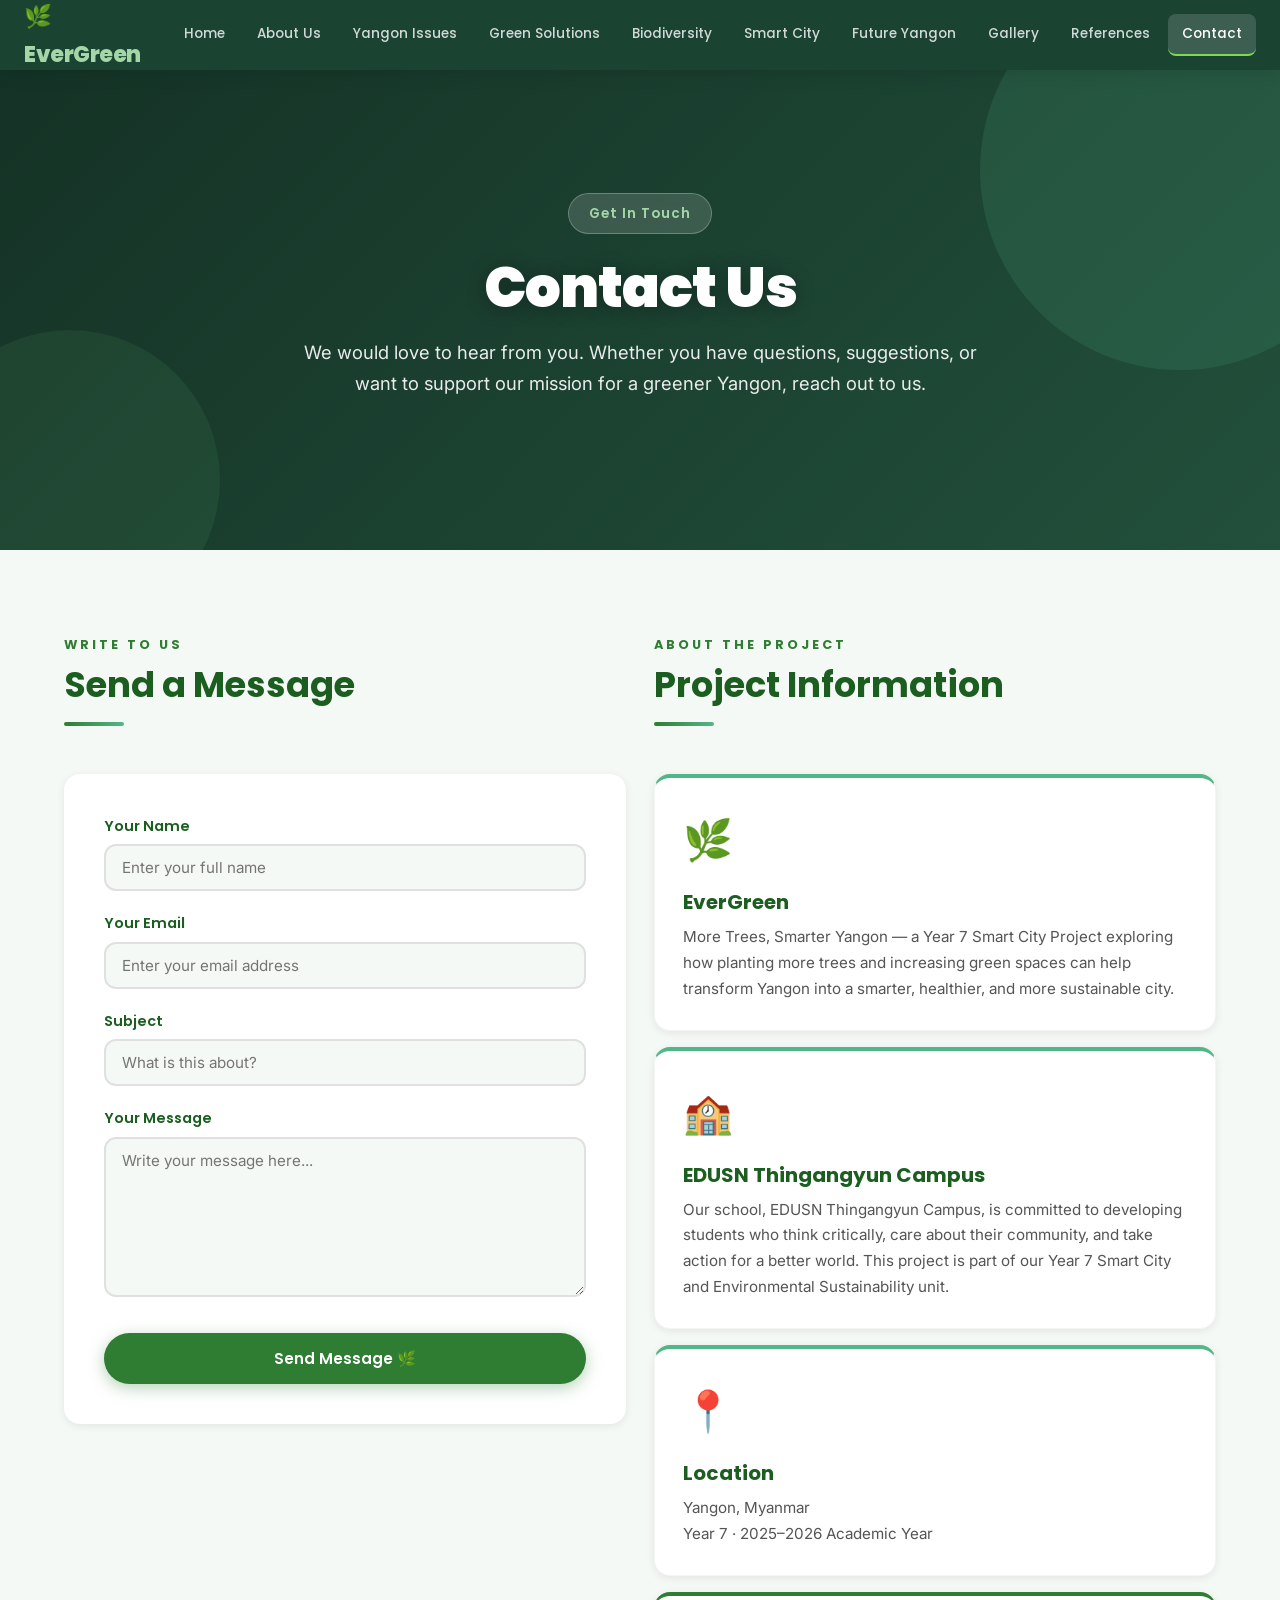
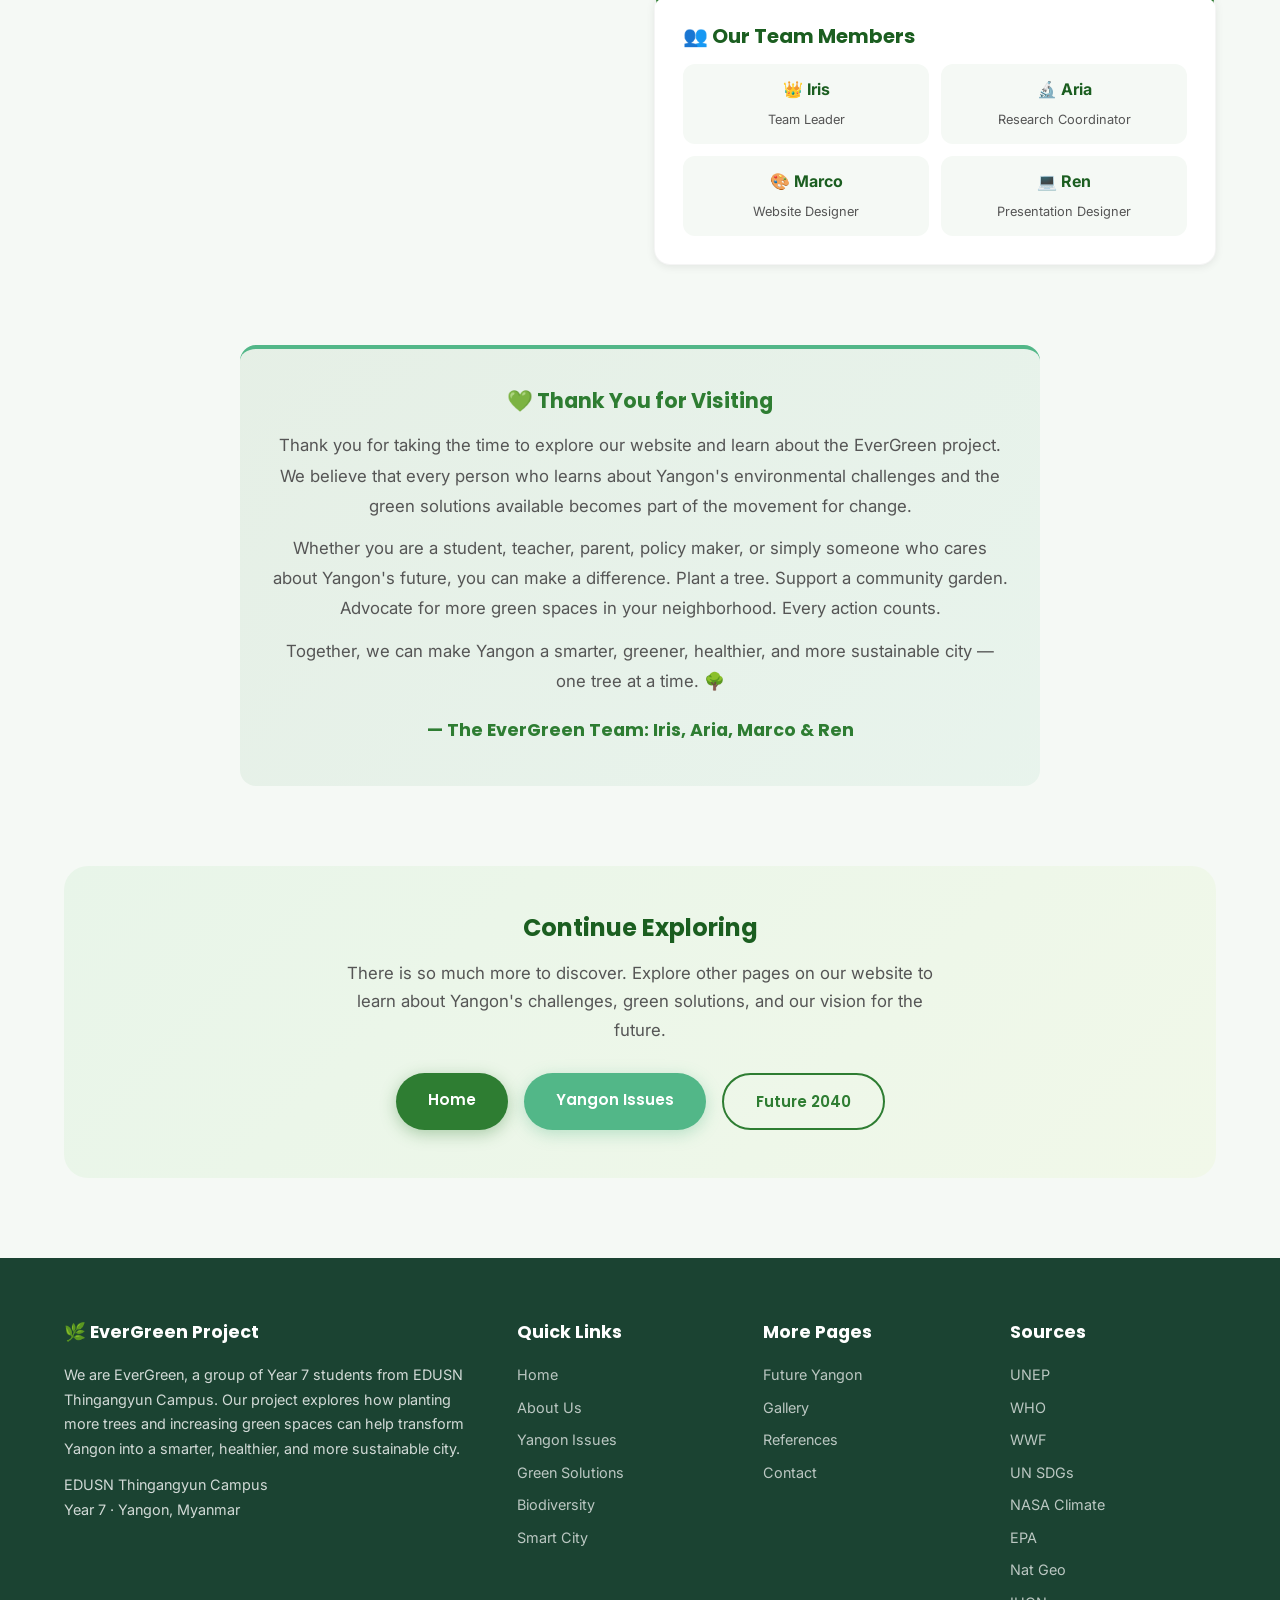
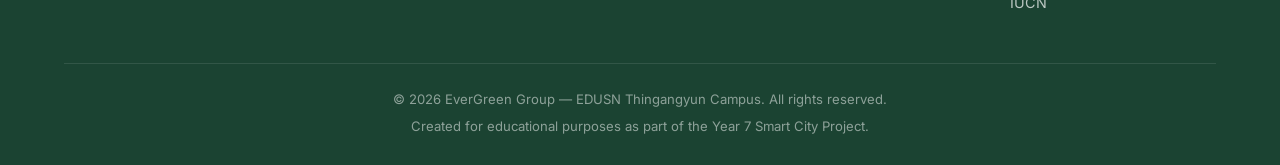
<file: EverGreen/contact.html>
<!DOCTYPE html>
<html lang="en">
<head>
    <meta charset="UTF-8">
    <meta name="viewport" content="width=device-width, initial-scale=1.0">
    <title>Contact — EverGreen</title>
    <link rel="stylesheet" href="style.css">
</head>
<body class="page-contact">

    <header class="navbar">
        <div class="nav-brand"><a href="index.html">🌿 EverGreen</a></div>
        <input type="checkbox" id="nav-toggle" class="nav-toggle">
        <label for="nav-toggle" class="nav-toggle-label"><span></span><span></span><span></span></label>
        <nav class="nav-links">
            <a href="index.html" class="nav-home">Home</a>
            <a href="about.html" class="nav-about">About Us</a>
            <a href="issues.html" class="nav-issues">Yangon Issues</a>
            <a href="solutions.html" class="nav-solutions">Green Solutions</a>
            <a href="biodiversity.html" class="nav-biodiversity">Biodiversity</a>
            <a href="smartcity.html" class="nav-smartcity">Smart City</a>
            <a href="future.html" class="nav-future">Future Yangon</a>
            <a href="gallery.html" class="nav-gallery">Gallery</a>
            <a href="references.html" class="nav-references">References</a>
            <a href="contact.html" class="nav-contact">Contact</a>
        </nav>
    </header>

    <section class="hero hero-contact">
        <div class="hero-overlay">
            <div class="hero-content">
                <span class="hero-badge">Get In Touch</span>
                <h1>Contact Us</h1>
                <p>We would love to hear from you. Whether you have questions, suggestions, or want to support our mission for a greener Yangon, reach out to us.</p>
            </div>
        </div>
    </section>

    <main class="main-content">
        <div class="container">

            <section class="section">
                <div class="grid-2">

                    <!-- Contact Form -->
                    <div>
                        <div class="section-header text-left">
                            <span class="section-label">Write To Us</span>
                            <h2>Send a Message</h2>
                            <div class="section-divider" style="margin: 16px 0 0;"></div>
                        </div>
                        <form class="contact-form mt-3" action="#" method="post">
                            <div class="form-group">
                                <label for="name">Your Name</label>
                                <input type="text" id="name" name="name" placeholder="Enter your full name" required>
                            </div>
                            <div class="form-group">
                                <label for="email">Your Email</label>
                                <input type="email" id="email" name="email" placeholder="Enter your email address" required>
                            </div>
                            <div class="form-group">
                                <label for="subject">Subject</label>
                                <input type="text" id="subject" name="subject" placeholder="What is this about?">
                            </div>
                            <div class="form-group">
                                <label for="message">Your Message</label>
                                <textarea id="message" name="message" placeholder="Write your message here..." required></textarea>
                            </div>
                            <button type="submit" class="btn btn-primary" style="width: 100%; margin-top: 8px;">Send Message 🌿</button>
                        </form>
                    </div>

                    <!-- Project Information -->
                    <div>
                        <div class="section-header text-left">
                            <span class="section-label">About The Project</span>
                            <h2>Project Information</h2>
                            <div class="section-divider" style="margin: 16px 0 0;"></div>
                        </div>

                        <div class="card card-accent mt-3">
                            <div class="card-body">
                                <span class="card-icon">🌿</span>
                                <h3 class="card-title">EverGreen</h3>
                                <p class="card-text">More Trees, Smarter Yangon — a Year 7 Smart City Project exploring how planting more trees and increasing green spaces can help transform Yangon into a smarter, healthier, and more sustainable city.</p>
                            </div>
                        </div>

                        <div class="card card-accent mt-2">
                            <div class="card-body">
                                <span class="card-icon">🏫</span>
                                <h3 class="card-title">EDUSN Thingangyun Campus</h3>
                                <p class="card-text">Our school, EDUSN Thingangyun Campus, is committed to developing students who think critically, care about their community, and take action for a better world. This project is part of our Year 7 Smart City and Environmental Sustainability unit.</p>
                            </div>
                        </div>

                        <div class="card card-accent mt-2">
                            <div class="card-body">
                                <span class="card-icon">📍</span>
                                <h3 class="card-title">Location</h3>
                                <p class="card-text">Yangon, Myanmar<br>Year 7 · 2025–2026 Academic Year</p>
                            </div>
                        </div>

                        <!-- Team Members -->
                        <div class="card card-accent-primary mt-2">
                            <div class="card-body">
                                <h3 class="card-title">👥 Our Team Members</h3>
                                <div class="grid-2 mt-2" style="gap: 12px;">
                                    <div style="background: var(--bg-light); padding: 12px; border-radius: var(--radius-md); text-align: center;">
                                        <strong style="color: var(--dark-green); display: block; margin-bottom: 2px;">👑 Iris</strong>
                                        <span style="font-size: 0.8rem; color: var(--text-gray);">Team Leader</span>
                                    </div>
                                    <div style="background: var(--bg-light); padding: 12px; border-radius: var(--radius-md); text-align: center;">
                                        <strong style="color: var(--dark-green); display: block; margin-bottom: 2px;">🔬 Aria</strong>
                                        <span style="font-size: 0.8rem; color: var(--text-gray);">Research Coordinator</span>
                                    </div>
                                    <div style="background: var(--bg-light); padding: 12px; border-radius: var(--radius-md); text-align: center;">
                                        <strong style="color: var(--dark-green); display: block; margin-bottom: 2px;">🎨 Marco</strong>
                                        <span style="font-size: 0.8rem; color: var(--text-gray);">Website Designer</span>
                                    </div>
                                    <div style="background: var(--bg-light); padding: 12px; border-radius: var(--radius-md); text-align: center;">
                                        <strong style="color: var(--dark-green); display: block; margin-bottom: 2px;">💻 Ren</strong>
                                        <span style="font-size: 0.8rem; color: var(--text-gray);">Presentation Designer</span>
                                    </div>
                                </div>
                            </div>
                        </div>
                    </div>

                </div>
            </section>

            <!-- Thank You Message -->
            <section class="section">
                <div class="info-box" style="text-align: center; max-width: 800px; margin: 0 auto; border-left: none; border-top: 4px solid var(--accent); border-radius: var(--radius-lg); padding: 40px 32px;">
                    <h4 style="font-size: 1.3rem; margin-bottom: 16px;">💚 Thank You for Visiting</h4>
                    <p style="font-size: 1.05rem; line-height: 1.8;">Thank you for taking the time to explore our website and learn about the EverGreen project. We believe that every person who learns about Yangon's environmental challenges and the green solutions available becomes part of the movement for change.</p>
                    <p style="font-size: 1.05rem; line-height: 1.8; margin-top: 12px;">Whether you are a student, teacher, parent, policy maker, or simply someone who cares about Yangon's future, you can make a difference. Plant a tree. Support a community garden. Advocate for more green spaces in your neighborhood. Every action counts.</p>
                    <p style="font-size: 1.05rem; line-height: 1.8; margin-top: 12px;">Together, we can make Yangon a smarter, greener, healthier, and more sustainable city — one tree at a time. 🌳</p>
                    <p style="margin-top: 20px; font-weight: 700; color: var(--primary-green); font-family: var(--font-heading); font-size: 1.1rem;">— The EverGreen Team: Iris, Aria, Marco & Ren</p>
                </div>
            </section>

            <!-- Quick Navigation -->
            <section class="section text-center" style="padding: 48px; background: linear-gradient(135deg, #E8F5E9, #F1F8E9); border-radius: 24px;">
                <h2 style="color: var(--dark-green); margin-bottom: 16px;">Continue Exploring</h2>
                <p style="color: var(--text-gray); max-width: 600px; margin: 0 auto 28px; font-size: 1.05rem;">There is so much more to discover. Explore other pages on our website to learn about Yangon's challenges, green solutions, and our vision for the future.</p>
                <div class="btn-group">
                    <a href="index.html" class="btn btn-primary">Home</a>
                    <a href="issues.html" class="btn btn-accent">Yangon Issues</a>
                    <a href="future.html" class="btn btn-outline" style="color: var(--primary-green); border-color: var(--primary-green);">Future 2040</a>
                </div>
            </section>

        </div>
    </main>

    <footer class="footer">
        <div class="container">
            <div class="footer-grid">
                <div>
                    <h4>🌿 EverGreen Project</h4>
                    <p>We are EverGreen, a group of Year 7 students from EDUSN Thingangyun Campus. Our project explores how planting more trees and increasing green spaces can help transform Yangon into a smarter, healthier, and more sustainable city.</p>
                    <p style="margin-top: 12px;">EDUSN Thingangyun Campus<br>Year 7 · Yangon, Myanmar</p>
                </div>
                <div>
                    <h4>Quick Links</h4>
                    <div class="footer-links">
                        <a href="index.html">Home</a><a href="about.html">About Us</a><a href="issues.html">Yangon Issues</a><a href="solutions.html">Green Solutions</a><a href="biodiversity.html">Biodiversity</a><a href="smartcity.html">Smart City</a>
                    </div>
                </div>
                <div>
                    <h4>More Pages</h4>
                    <div class="footer-links">
                        <a href="future.html">Future Yangon</a><a href="gallery.html">Gallery</a><a href="references.html">References</a><a href="contact.html">Contact</a>
                    </div>
                </div>
                <div>
                    <h4>Sources</h4>
                    <div class="footer-links">
                        <a href="https://www.unep.org" target="_blank">UNEP</a><a href="https://www.who.int" target="_blank">WHO</a><a href="https://www.wwf.org" target="_blank">WWF</a><a href="https://www.un.org/sustainabledevelopment" target="_blank">UN SDGs</a><a href="https://climate.nasa.gov" target="_blank">NASA Climate</a><a href="https://www.epa.gov" target="_blank">EPA</a><a href="https://www.nationalgeographic.com/environment" target="_blank">Nat Geo</a><a href="https://www.iucn.org" target="_blank">IUCN</a>
                    </div>
                </div>
            </div>
            <div class="footer-bottom">
                <p>© 2026 EverGreen Group — EDUSN Thingangyun Campus. All rights reserved.</p>
                <p>Created for educational purposes as part of the Year 7 Smart City Project.</p>
            </div>
        </div>
    </footer>

</body>
</html>
</file>
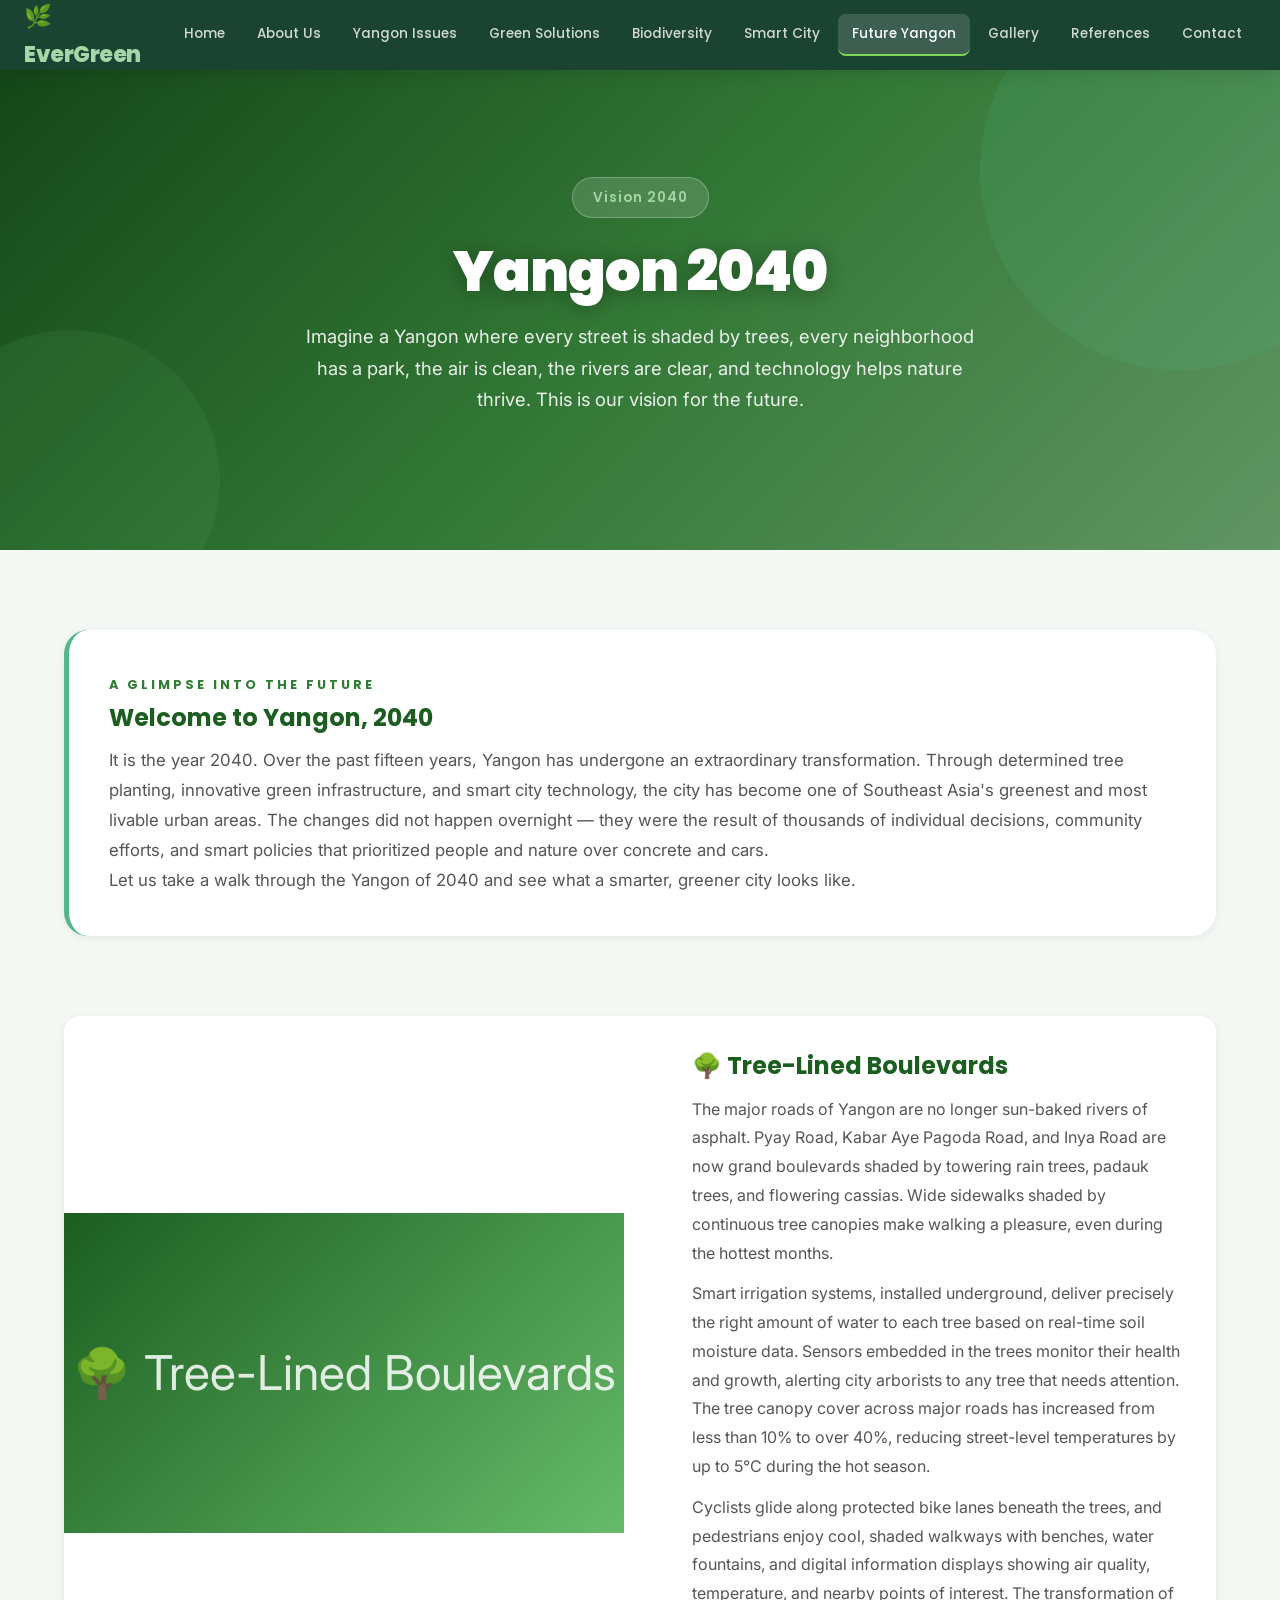
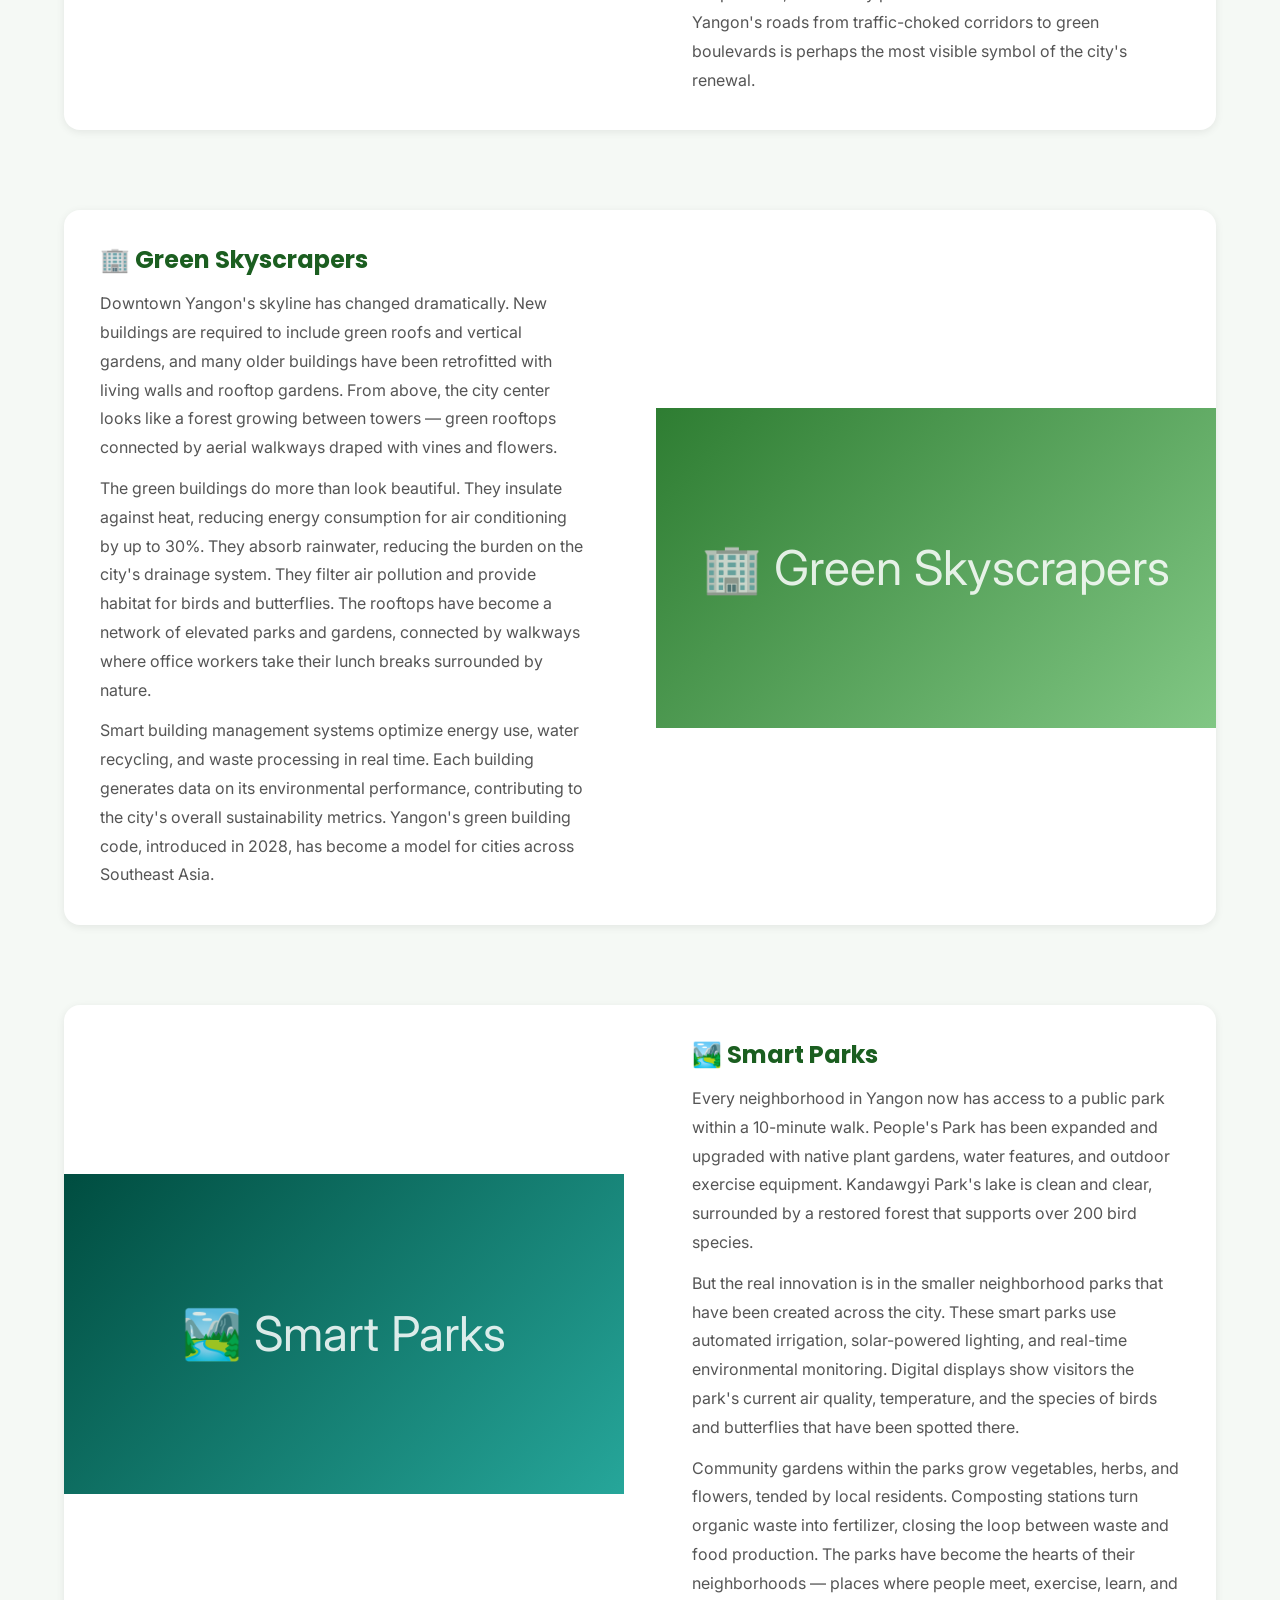
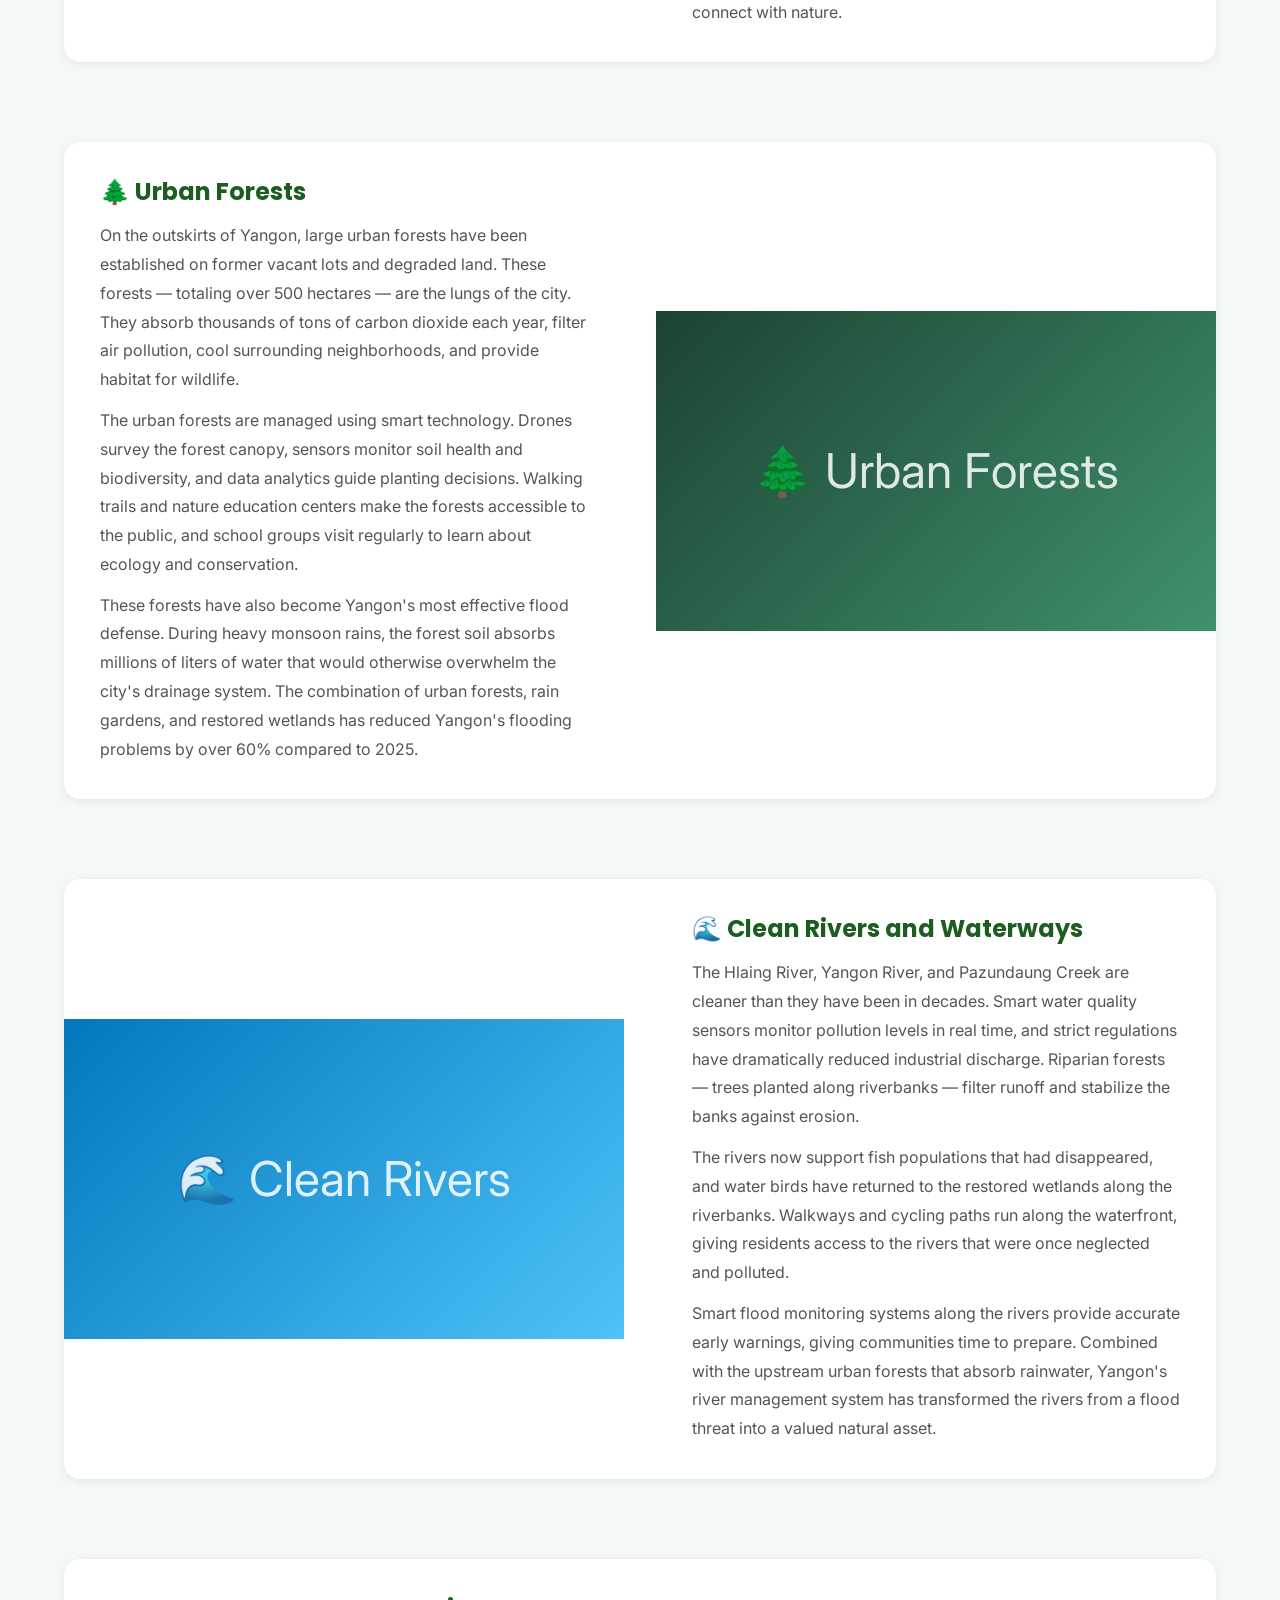
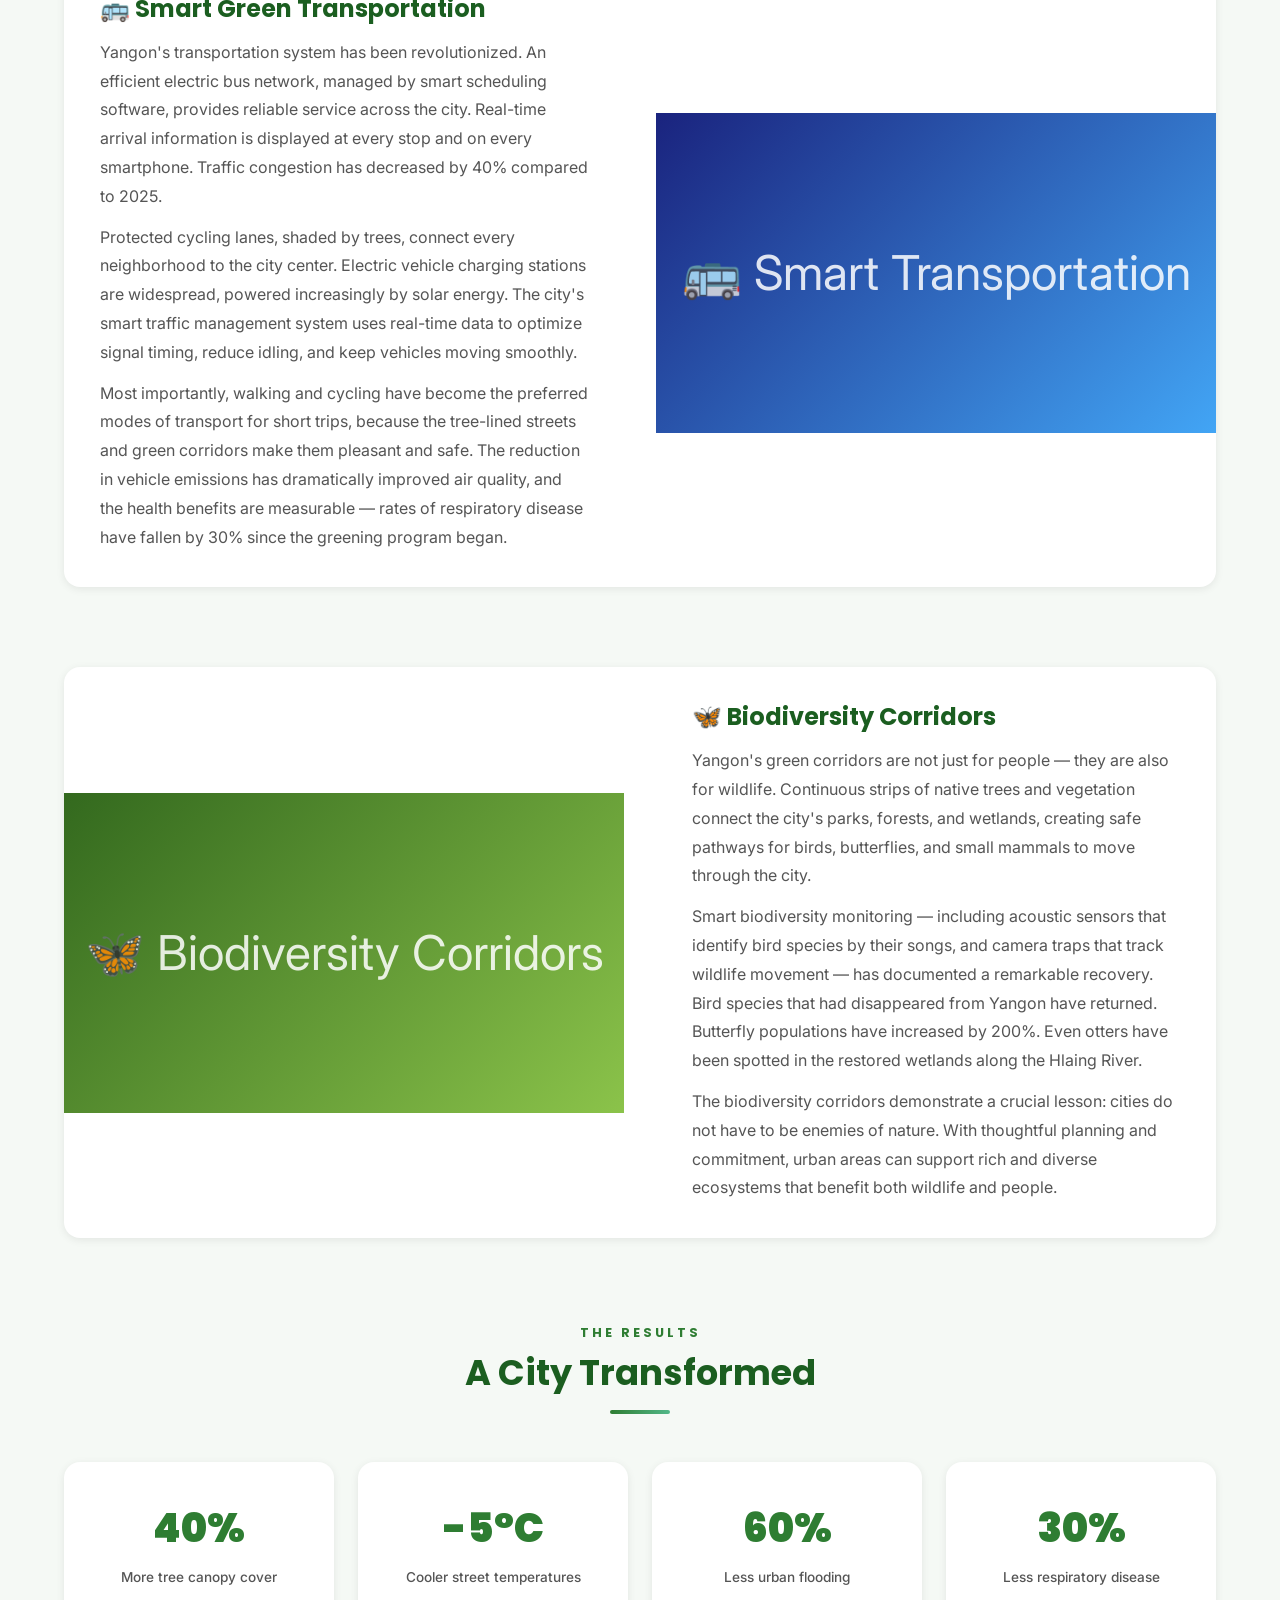
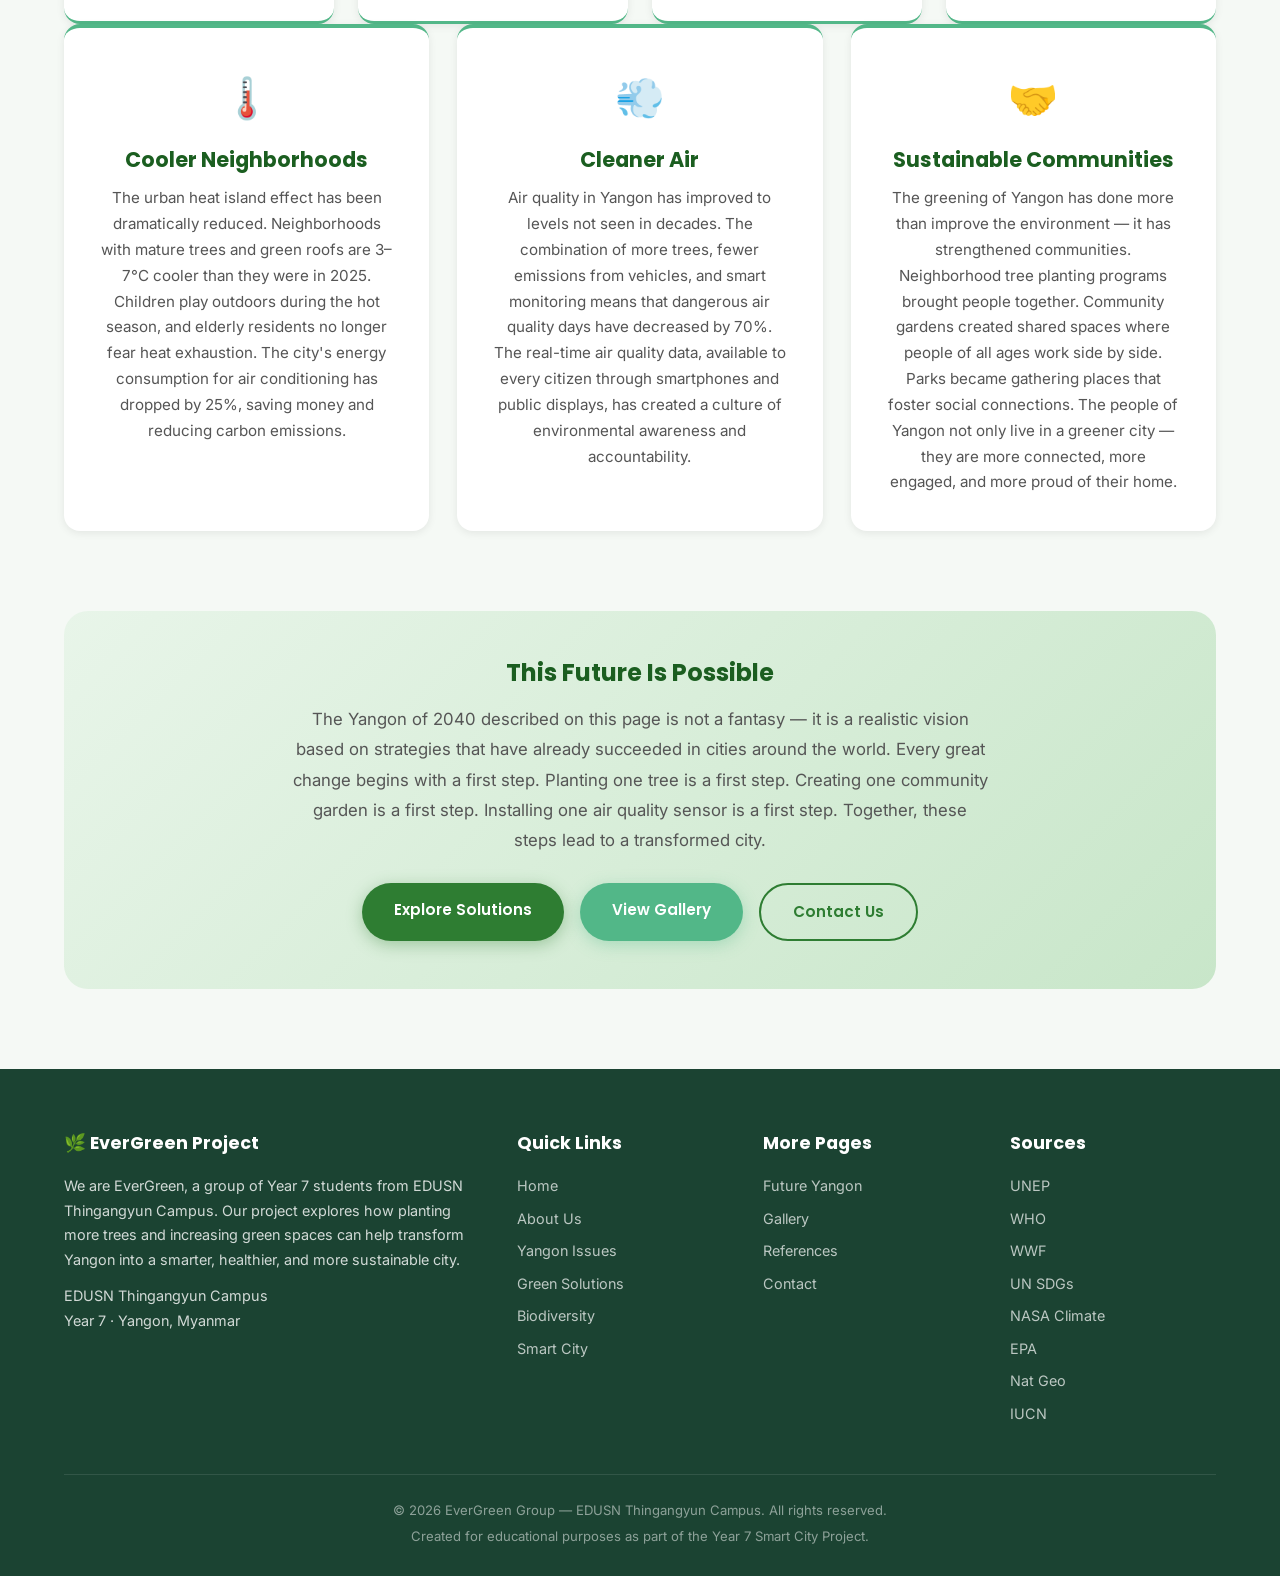
<file: EverGreen/future.html>
<!DOCTYPE html>
<html lang="en">
<head>
    <meta charset="UTF-8">
    <meta name="viewport" content="width=device-width, initial-scale=1.0">
    <title>Future Yangon 2040 — EverGreen</title>
    <link rel="stylesheet" href="style.css">
</head>
<body class="page-future">

    <header class="navbar">
        <div class="nav-brand"><a href="index.html">🌿 EverGreen</a></div>
        <input type="checkbox" id="nav-toggle" class="nav-toggle">
        <label for="nav-toggle" class="nav-toggle-label"><span></span><span></span><span></span></label>
        <nav class="nav-links">
            <a href="index.html" class="nav-home">Home</a>
            <a href="about.html" class="nav-about">About Us</a>
            <a href="issues.html" class="nav-issues">Yangon Issues</a>
            <a href="solutions.html" class="nav-solutions">Green Solutions</a>
            <a href="biodiversity.html" class="nav-biodiversity">Biodiversity</a>
            <a href="smartcity.html" class="nav-smartcity">Smart City</a>
            <a href="future.html" class="nav-future">Future Yangon</a>
            <a href="gallery.html" class="nav-gallery">Gallery</a>
            <a href="references.html" class="nav-references">References</a>
            <a href="contact.html" class="nav-contact">Contact</a>
        </nav>
    </header>

    <section class="hero hero-future">
        <div class="hero-overlay">
            <div class="hero-content">
                <span class="hero-badge">Vision 2040</span>
                <h1>Yangon 2040</h1>
                <p>Imagine a Yangon where every street is shaded by trees, every neighborhood has a park, the air is clean, the rivers are clear, and technology helps nature thrive. This is our vision for the future.</p>
            </div>
        </div>
    </section>

    <main class="main-content">
        <div class="container">

            <!-- Introduction -->
            <section class="section">
                <div class="page-intro">
                    <span class="section-label">A Glimpse Into The Future</span>
                    <h2>Welcome to Yangon, 2040</h2>
                    <p>It is the year 2040. Over the past fifteen years, Yangon has undergone an extraordinary transformation. Through determined tree planting, innovative green infrastructure, and smart city technology, the city has become one of Southeast Asia's greenest and most livable urban areas. The changes did not happen overnight — they were the result of thousands of individual decisions, community efforts, and smart policies that prioritized people and nature over concrete and cars.</p>
                    <p>Let us take a walk through the Yangon of 2040 and see what a smarter, greener city looks like.</p>
                </div>
            </section>

            <!-- Tree-lined Boulevards -->
            <section class="section">
                <div class="future-block">
                    <div class="future-img" style="background: linear-gradient(135deg, #1B5E20, #66BB6A);">
                        <span>🌳 Tree-Lined Boulevards</span>
                    </div>
                    <div class="future-text">
                        <h3>🌳 Tree-Lined Boulevards</h3>
                        <p>The major roads of Yangon are no longer sun-baked rivers of asphalt. Pyay Road, Kabar Aye Pagoda Road, and Inya Road are now grand boulevards shaded by towering rain trees, padauk trees, and flowering cassias. Wide sidewalks shaded by continuous tree canopies make walking a pleasure, even during the hottest months.</p>
                        <p>Smart irrigation systems, installed underground, deliver precisely the right amount of water to each tree based on real-time soil moisture data. Sensors embedded in the trees monitor their health and growth, alerting city arborists to any tree that needs attention. The tree canopy cover across major roads has increased from less than 10% to over 40%, reducing street-level temperatures by up to 5°C during the hot season.</p>
                        <p>Cyclists glide along protected bike lanes beneath the trees, and pedestrians enjoy cool, shaded walkways with benches, water fountains, and digital information displays showing air quality, temperature, and nearby points of interest. The transformation of Yangon's roads from traffic-choked corridors to green boulevards is perhaps the most visible symbol of the city's renewal.</p>
                    </div>
                </div>
            </section>

            <!-- Green Skyscrapers -->
            <section class="section">
                <div class="future-block">
                    <div class="future-text">
                        <h3>🏢 Green Skyscrapers</h3>
                        <p>Downtown Yangon's skyline has changed dramatically. New buildings are required to include green roofs and vertical gardens, and many older buildings have been retrofitted with living walls and rooftop gardens. From above, the city center looks like a forest growing between towers — green rooftops connected by aerial walkways draped with vines and flowers.</p>
                        <p>The green buildings do more than look beautiful. They insulate against heat, reducing energy consumption for air conditioning by up to 30%. They absorb rainwater, reducing the burden on the city's drainage system. They filter air pollution and provide habitat for birds and butterflies. The rooftops have become a network of elevated parks and gardens, connected by walkways where office workers take their lunch breaks surrounded by nature.</p>
                        <p>Smart building management systems optimize energy use, water recycling, and waste processing in real time. Each building generates data on its environmental performance, contributing to the city's overall sustainability metrics. Yangon's green building code, introduced in 2028, has become a model for cities across Southeast Asia.</p>
                    </div>
                    <div class="future-img" style="background: linear-gradient(135deg, #2E7D32, #81C784);">
                        <span>🏢 Green Skyscrapers</span>
                    </div>
                </div>
            </section>

            <!-- Smart Parks -->
            <section class="section">
                <div class="future-block">
                    <div class="future-img" style="background: linear-gradient(135deg, #004D40, #26A69A);">
                        <span>🏞️ Smart Parks</span>
                    </div>
                    <div class="future-text">
                        <h3>🏞️ Smart Parks</h3>
                        <p>Every neighborhood in Yangon now has access to a public park within a 10-minute walk. People's Park has been expanded and upgraded with native plant gardens, water features, and outdoor exercise equipment. Kandawgyi Park's lake is clean and clear, surrounded by a restored forest that supports over 200 bird species.</p>
                        <p>But the real innovation is in the smaller neighborhood parks that have been created across the city. These smart parks use automated irrigation, solar-powered lighting, and real-time environmental monitoring. Digital displays show visitors the park's current air quality, temperature, and the species of birds and butterflies that have been spotted there.</p>
                        <p>Community gardens within the parks grow vegetables, herbs, and flowers, tended by local residents. Composting stations turn organic waste into fertilizer, closing the loop between waste and food production. The parks have become the hearts of their neighborhoods — places where people meet, exercise, learn, and connect with nature.</p>
                    </div>
                </div>
            </section>

            <!-- Urban Forests -->
            <section class="section">
                <div class="future-block">
                    <div class="future-text">
                        <h3>🌲 Urban Forests</h3>
                        <p>On the outskirts of Yangon, large urban forests have been established on former vacant lots and degraded land. These forests — totaling over 500 hectares — are the lungs of the city. They absorb thousands of tons of carbon dioxide each year, filter air pollution, cool surrounding neighborhoods, and provide habitat for wildlife.</p>
                        <p>The urban forests are managed using smart technology. Drones survey the forest canopy, sensors monitor soil health and biodiversity, and data analytics guide planting decisions. Walking trails and nature education centers make the forests accessible to the public, and school groups visit regularly to learn about ecology and conservation.</p>
                        <p>These forests have also become Yangon's most effective flood defense. During heavy monsoon rains, the forest soil absorbs millions of liters of water that would otherwise overwhelm the city's drainage system. The combination of urban forests, rain gardens, and restored wetlands has reduced Yangon's flooding problems by over 60% compared to 2025.</p>
                    </div>
                    <div class="future-img" style="background: linear-gradient(135deg, #1B4332, #40916C);">
                        <span>🌲 Urban Forests</span>
                    </div>
                </div>
            </section>

            <!-- Clean Rivers -->
            <section class="section">
                <div class="future-block">
                    <div class="future-img" style="background: linear-gradient(135deg, #0277BD, #4FC3F7);">
                        <span>🌊 Clean Rivers</span>
                    </div>
                    <div class="future-text">
                        <h3>🌊 Clean Rivers and Waterways</h3>
                        <p>The Hlaing River, Yangon River, and Pazundaung Creek are cleaner than they have been in decades. Smart water quality sensors monitor pollution levels in real time, and strict regulations have dramatically reduced industrial discharge. Riparian forests — trees planted along riverbanks — filter runoff and stabilize the banks against erosion.</p>
                        <p>The rivers now support fish populations that had disappeared, and water birds have returned to the restored wetlands along the riverbanks. Walkways and cycling paths run along the waterfront, giving residents access to the rivers that were once neglected and polluted.</p>
                        <p>Smart flood monitoring systems along the rivers provide accurate early warnings, giving communities time to prepare. Combined with the upstream urban forests that absorb rainwater, Yangon's river management system has transformed the rivers from a flood threat into a valued natural asset.</p>
                    </div>
                </div>
            </section>

            <!-- Smart Transportation -->
            <section class="section">
                <div class="future-block">
                    <div class="future-text">
                        <h3>🚌 Smart Green Transportation</h3>
                        <p>Yangon's transportation system has been revolutionized. An efficient electric bus network, managed by smart scheduling software, provides reliable service across the city. Real-time arrival information is displayed at every stop and on every smartphone. Traffic congestion has decreased by 40% compared to 2025.</p>
                        <p>Protected cycling lanes, shaded by trees, connect every neighborhood to the city center. Electric vehicle charging stations are widespread, powered increasingly by solar energy. The city's smart traffic management system uses real-time data to optimize signal timing, reduce idling, and keep vehicles moving smoothly.</p>
                        <p>Most importantly, walking and cycling have become the preferred modes of transport for short trips, because the tree-lined streets and green corridors make them pleasant and safe. The reduction in vehicle emissions has dramatically improved air quality, and the health benefits are measurable — rates of respiratory disease have fallen by 30% since the greening program began.</p>
                    </div>
                    <div class="future-img" style="background: linear-gradient(135deg, #1A237E, #42A5F5);">
                        <span>🚌 Smart Transportation</span>
                    </div>
                </div>
            </section>

            <!-- Biodiversity Corridors -->
            <section class="section">
                <div class="future-block">
                    <div class="future-img" style="background: linear-gradient(135deg, #33691E, #8BC34A);">
                        <span>🦋 Biodiversity Corridors</span>
                    </div>
                    <div class="future-text">
                        <h3>🦋 Biodiversity Corridors</h3>
                        <p>Yangon's green corridors are not just for people — they are also for wildlife. Continuous strips of native trees and vegetation connect the city's parks, forests, and wetlands, creating safe pathways for birds, butterflies, and small mammals to move through the city.</p>
                        <p>Smart biodiversity monitoring — including acoustic sensors that identify bird species by their songs, and camera traps that track wildlife movement — has documented a remarkable recovery. Bird species that had disappeared from Yangon have returned. Butterfly populations have increased by 200%. Even otters have been spotted in the restored wetlands along the Hlaing River.</p>
                        <p>The biodiversity corridors demonstrate a crucial lesson: cities do not have to be enemies of nature. With thoughtful planning and commitment, urban areas can support rich and diverse ecosystems that benefit both wildlife and people.</p>
                    </div>
                </div>
            </section>

            <!-- Cooler Neighborhoods & Cleaner Air & Sustainable Communities -->
            <section class="section">
                <div class="section-header">
                    <span class="section-label">The Results</span>
                    <h2>A City Transformed</h2>
                    <div class="section-divider"></div>
                </div>
                <div class="stat-grid">
                    <div class="stat-card">
                        <div class="stat-number">40%</div>
                        <div class="stat-label">More tree canopy cover</div>
                    </div>
                    <div class="stat-card">
                        <div class="stat-number">-5°C</div>
                        <div class="stat-label">Cooler street temperatures</div>
                    </div>
                    <div class="stat-card">
                        <div class="stat-number">60%</div>
                        <div class="stat-label">Less urban flooding</div>
                    </div>
                    <div class="stat-card">
                        <div class="stat-number">30%</div>
                        <div class="stat-label">Less respiratory disease</div>
                    </div>
                </div>
                <div class="grid-3 mt-5">
                    <div class="mv-card">
                        <div class="mv-icon">🌡️</div>
                        <h3>Cooler Neighborhoods</h3>
                        <p>The urban heat island effect has been dramatically reduced. Neighborhoods with mature trees and green roofs are 3–7°C cooler than they were in 2025. Children play outdoors during the hot season, and elderly residents no longer fear heat exhaustion. The city's energy consumption for air conditioning has dropped by 25%, saving money and reducing carbon emissions.</p>
                    </div>
                    <div class="mv-card">
                        <div class="mv-icon">💨</div>
                        <h3>Cleaner Air</h3>
                        <p>Air quality in Yangon has improved to levels not seen in decades. The combination of more trees, fewer emissions from vehicles, and smart monitoring means that dangerous air quality days have decreased by 70%. The real-time air quality data, available to every citizen through smartphones and public displays, has created a culture of environmental awareness and accountability.</p>
                    </div>
                    <div class="mv-card">
                        <div class="mv-icon">🤝</div>
                        <h3>Sustainable Communities</h3>
                        <p>The greening of Yangon has done more than improve the environment — it has strengthened communities. Neighborhood tree planting programs brought people together. Community gardens created shared spaces where people of all ages work side by side. Parks became gathering places that foster social connections. The people of Yangon not only live in a greener city — they are more connected, more engaged, and more proud of their home.</p>
                    </div>
                </div>
            </section>

            <!-- Final CTA -->
            <section class="section text-center" style="padding: 48px; background: linear-gradient(135deg, #E8F5E9, #C8E6C9); border-radius: 24px;">
                <h2 style="color: var(--dark-green); margin-bottom: 16px;">This Future Is Possible</h2>
                <p style="color: var(--text-gray); max-width: 700px; margin: 0 auto 28px; font-size: 1.05rem; line-height: 1.8;">The Yangon of 2040 described on this page is not a fantasy — it is a realistic vision based on strategies that have already succeeded in cities around the world. Every great change begins with a first step. Planting one tree is a first step. Creating one community garden is a first step. Installing one air quality sensor is a first step. Together, these steps lead to a transformed city.</p>
                <div class="btn-group">
                    <a href="solutions.html" class="btn btn-primary">Explore Solutions</a>
                    <a href="gallery.html" class="btn btn-accent">View Gallery</a>
                    <a href="contact.html" class="btn btn-outline" style="color: var(--primary-green); border-color: var(--primary-green);">Contact Us</a>
                </div>
            </section>

        </div>
    </main>

    <footer class="footer">
        <div class="container">
            <div class="footer-grid">
                <div>
                    <h4>🌿 EverGreen Project</h4>
                    <p>We are EverGreen, a group of Year 7 students from EDUSN Thingangyun Campus. Our project explores how planting more trees and increasing green spaces can help transform Yangon into a smarter, healthier, and more sustainable city.</p>
                    <p style="margin-top: 12px;">EDUSN Thingangyun Campus<br>Year 7 · Yangon, Myanmar</p>
                </div>
                <div>
                    <h4>Quick Links</h4>
                    <div class="footer-links">
                        <a href="index.html">Home</a><a href="about.html">About Us</a><a href="issues.html">Yangon Issues</a><a href="solutions.html">Green Solutions</a><a href="biodiversity.html">Biodiversity</a><a href="smartcity.html">Smart City</a>
                    </div>
                </div>
                <div>
                    <h4>More Pages</h4>
                    <div class="footer-links">
                        <a href="future.html">Future Yangon</a><a href="gallery.html">Gallery</a><a href="references.html">References</a><a href="contact.html">Contact</a>
                    </div>
                </div>
                <div>
                    <h4>Sources</h4>
                    <div class="footer-links">
                        <a href="https://www.unep.org" target="_blank">UNEP</a><a href="https://www.who.int" target="_blank">WHO</a><a href="https://www.wwf.org" target="_blank">WWF</a><a href="https://www.un.org/sustainabledevelopment" target="_blank">UN SDGs</a><a href="https://climate.nasa.gov" target="_blank">NASA Climate</a><a href="https://www.epa.gov" target="_blank">EPA</a><a href="https://www.nationalgeographic.com/environment" target="_blank">Nat Geo</a><a href="https://www.iucn.org" target="_blank">IUCN</a>
                    </div>
                </div>
            </div>
            <div class="footer-bottom">
                <p>© 2026 EverGreen Group — EDUSN Thingangyun Campus. All rights reserved.</p>
                <p>Created for educational purposes as part of the Year 7 Smart City Project.</p>
            </div>
        </div>
    </footer>

</body>
</html>
</file>
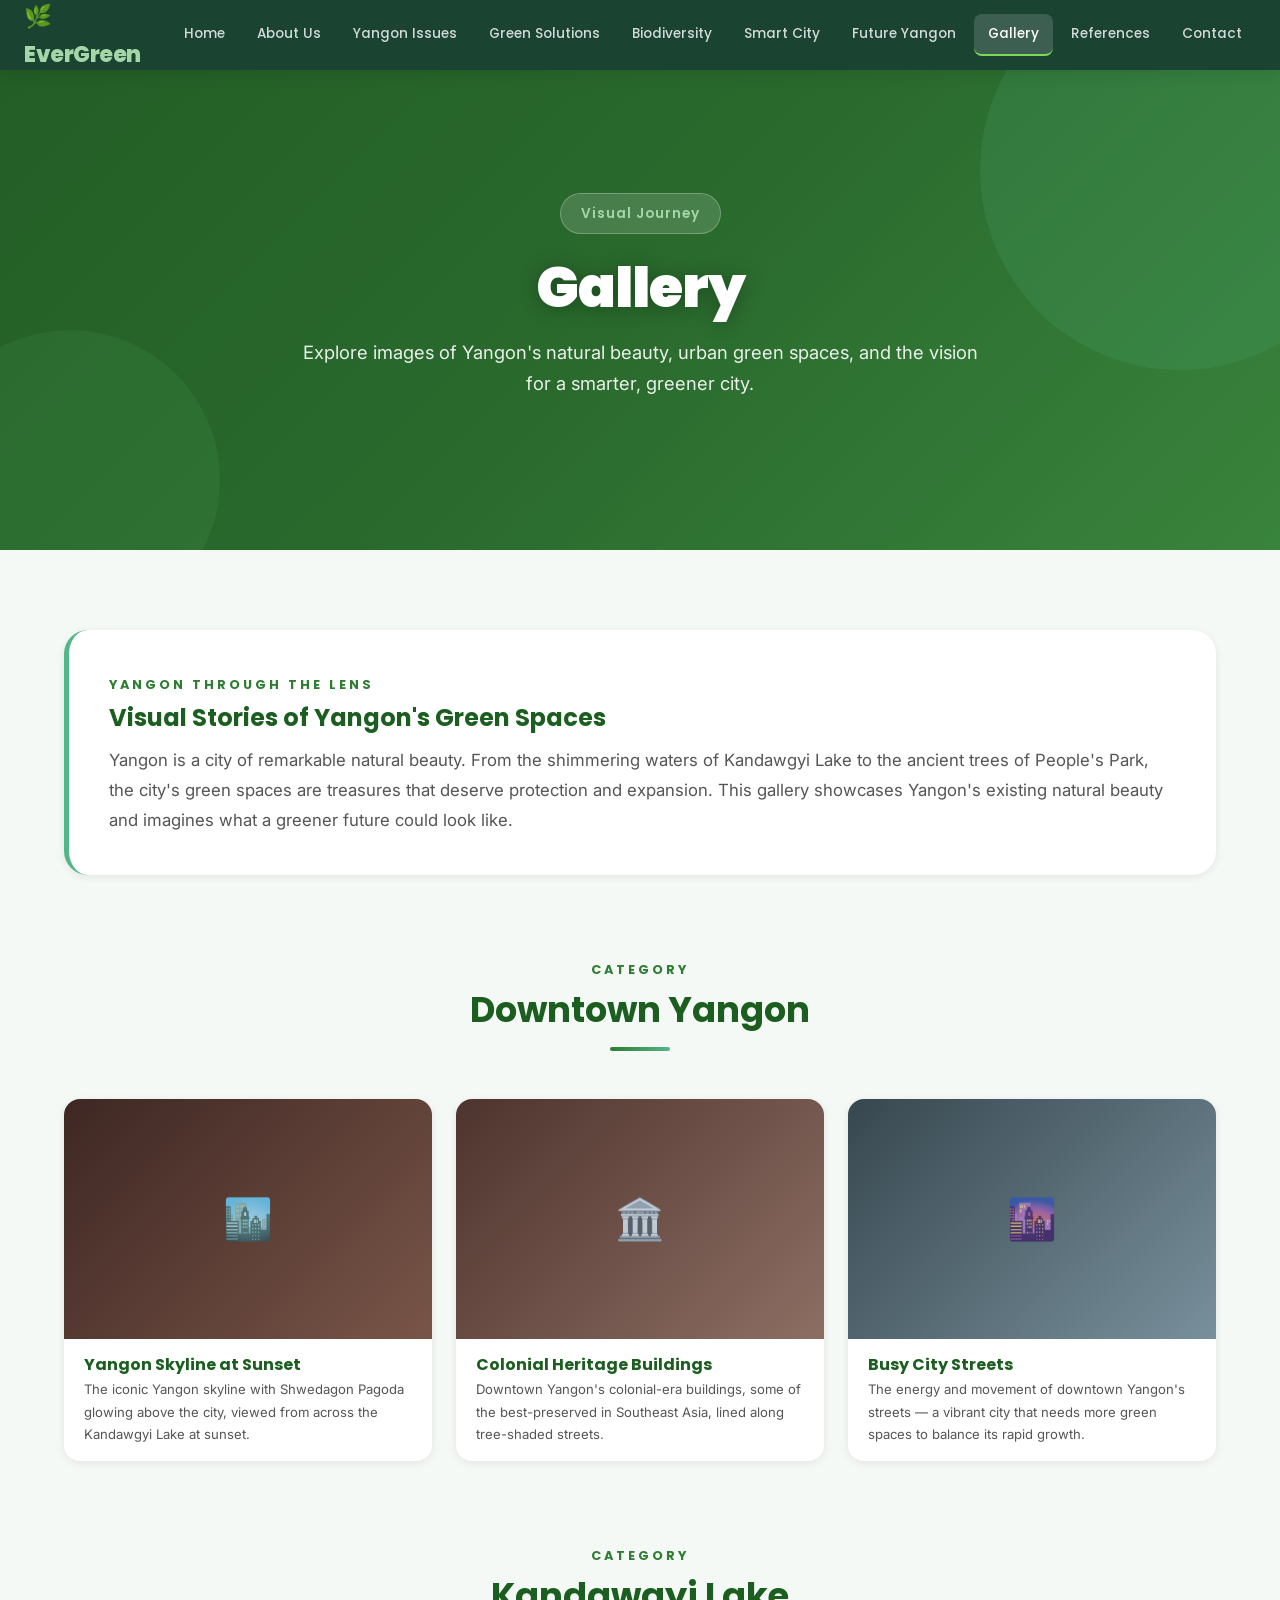
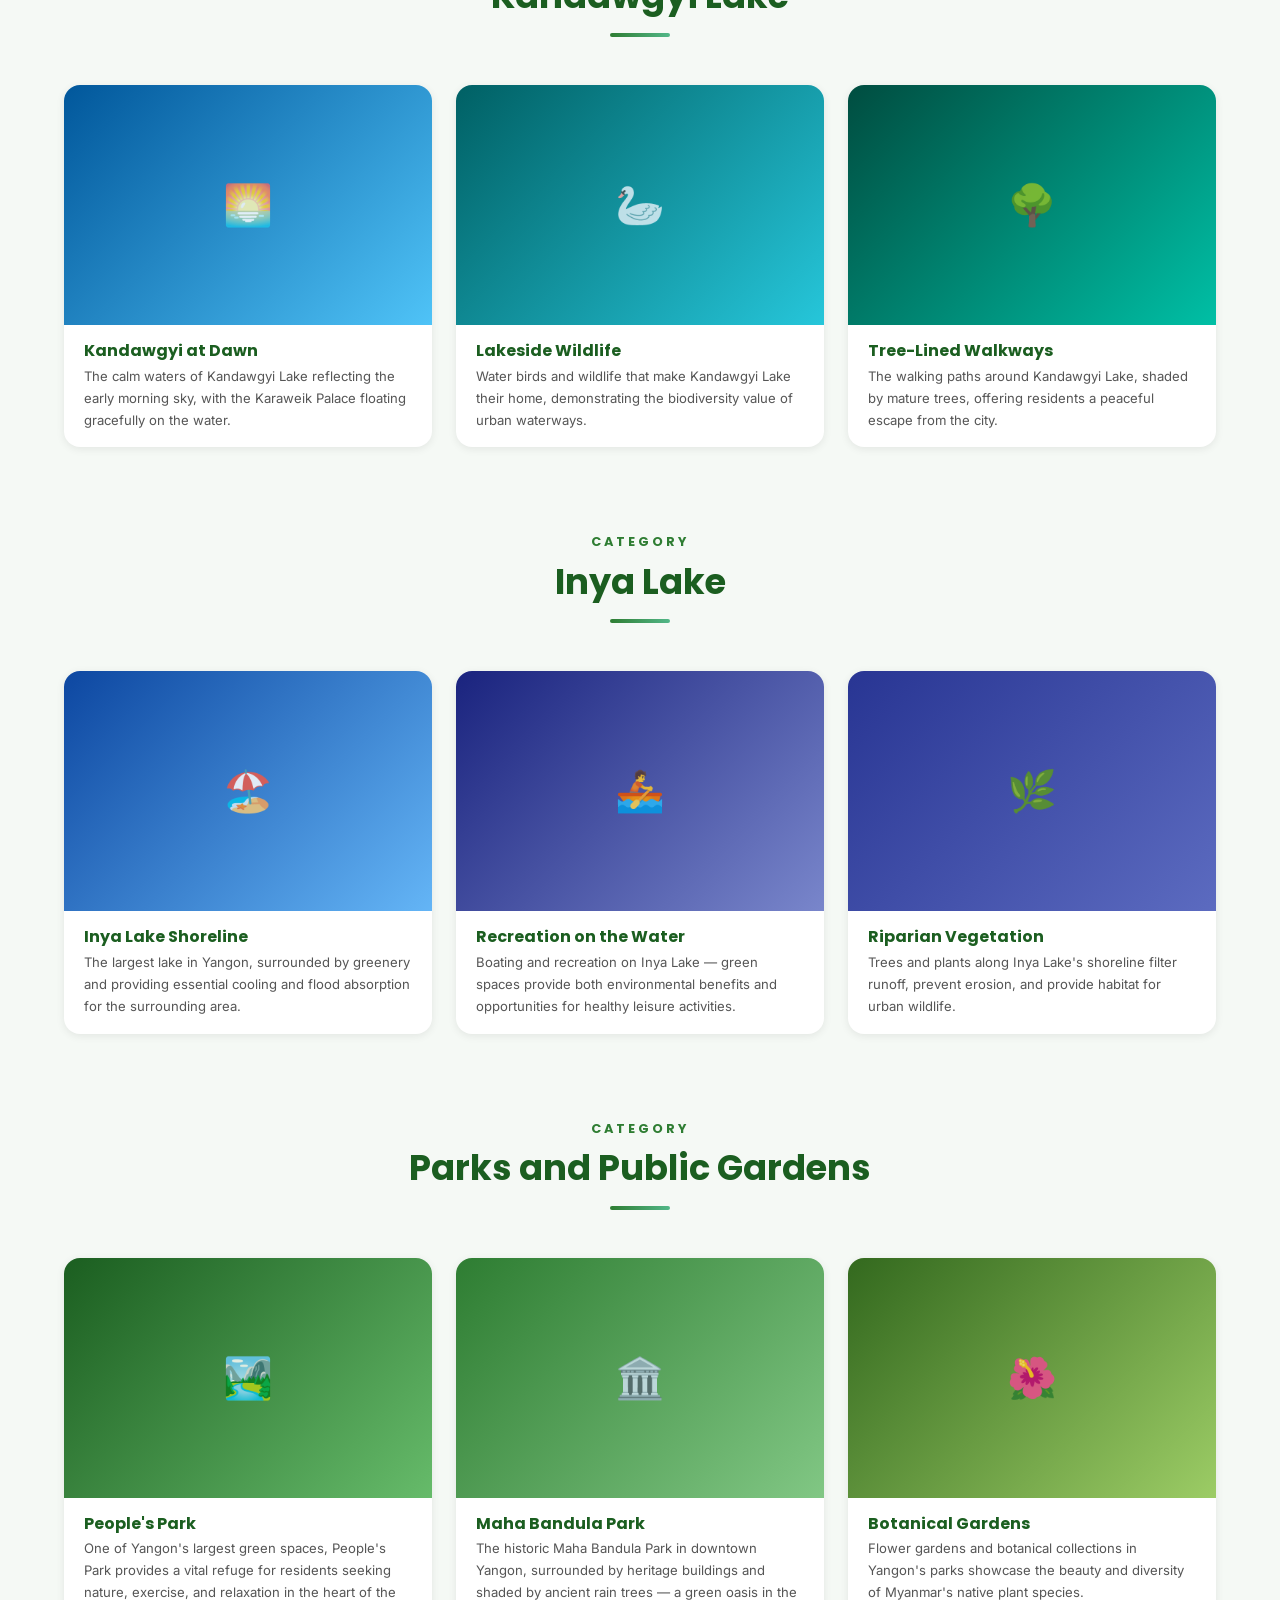
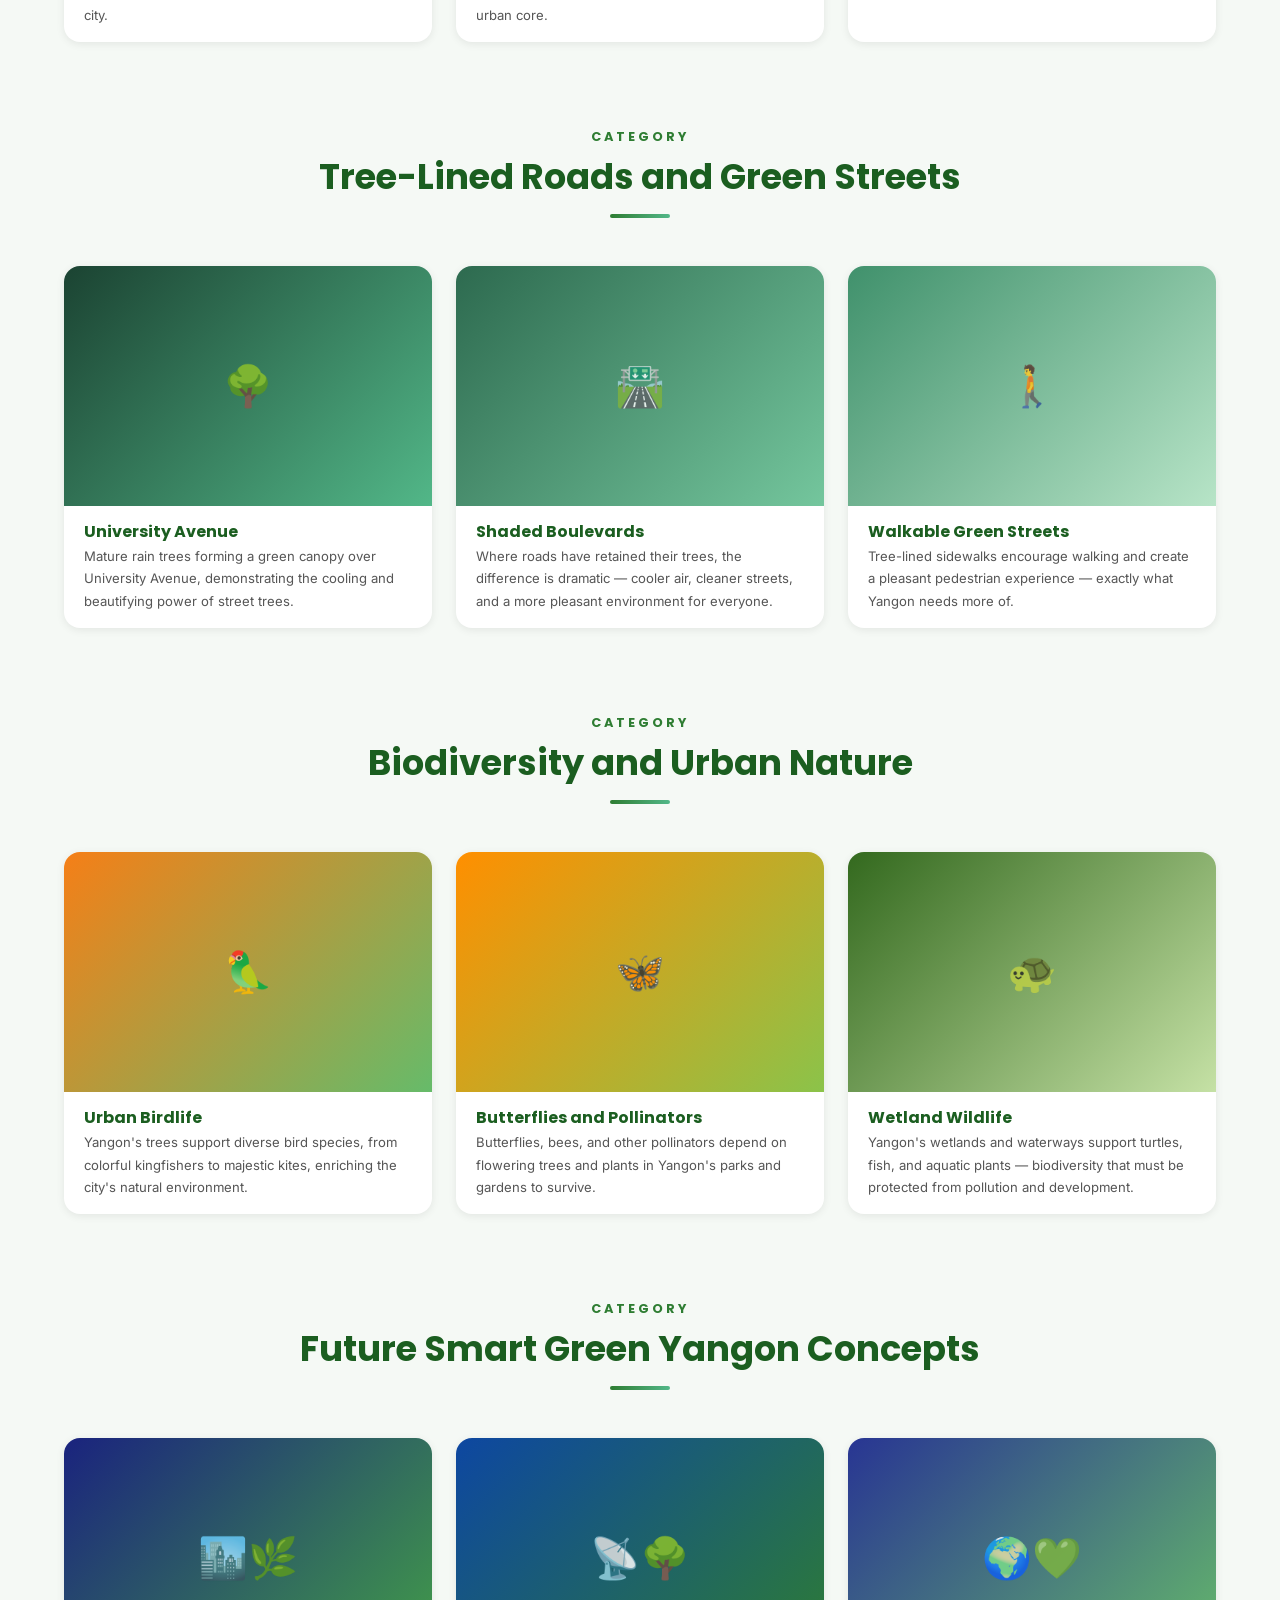
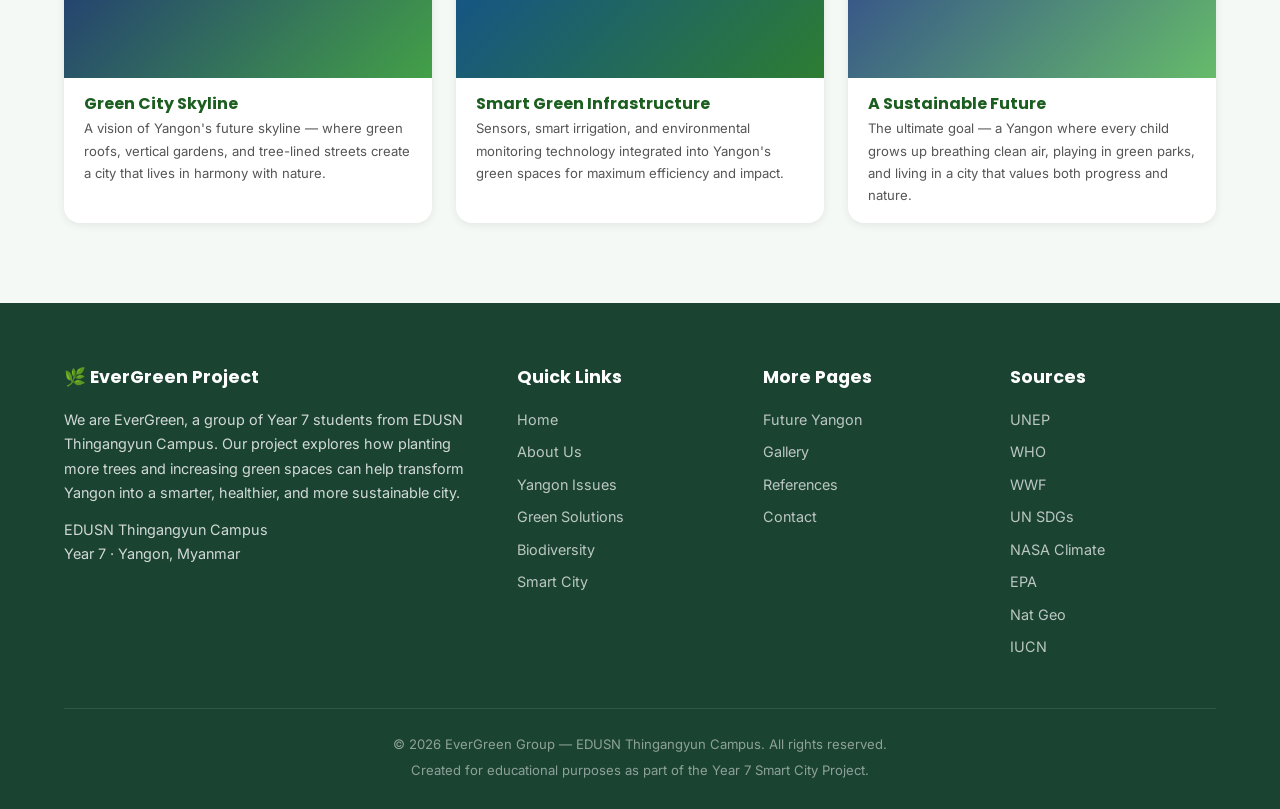
<file: EverGreen/gallery.html>
<!DOCTYPE html>
<html lang="en">
<head>
    <meta charset="UTF-8">
    <meta name="viewport" content="width=device-width, initial-scale=1.0">
    <title>Gallery — EverGreen</title>
    <link rel="stylesheet" href="style.css">
</head>
<body class="page-gallery">

    <header class="navbar">
        <div class="nav-brand"><a href="index.html">🌿 EverGreen</a></div>
        <input type="checkbox" id="nav-toggle" class="nav-toggle">
        <label for="nav-toggle" class="nav-toggle-label"><span></span><span></span><span></span></label>
        <nav class="nav-links">
            <a href="index.html" class="nav-home">Home</a>
            <a href="about.html" class="nav-about">About Us</a>
            <a href="issues.html" class="nav-issues">Yangon Issues</a>
            <a href="solutions.html" class="nav-solutions">Green Solutions</a>
            <a href="biodiversity.html" class="nav-biodiversity">Biodiversity</a>
            <a href="smartcity.html" class="nav-smartcity">Smart City</a>
            <a href="future.html" class="nav-future">Future Yangon</a>
            <a href="gallery.html" class="nav-gallery">Gallery</a>
            <a href="references.html" class="nav-references">References</a>
            <a href="contact.html" class="nav-contact">Contact</a>
        </nav>
    </header>

    <section class="hero hero-gallery">
        <div class="hero-overlay">
            <div class="hero-content">
                <span class="hero-badge">Visual Journey</span>
                <h1>Gallery</h1>
                <p>Explore images of Yangon's natural beauty, urban green spaces, and the vision for a smarter, greener city.</p>
            </div>
        </div>
    </section>

    <main class="main-content">
        <div class="container">

            <section class="section">
                <div class="page-intro">
                    <span class="section-label">Yangon Through The Lens</span>
                    <h2>Visual Stories of Yangon's Green Spaces</h2>
                    <p>Yangon is a city of remarkable natural beauty. From the shimmering waters of Kandawgyi Lake to the ancient trees of People's Park, the city's green spaces are treasures that deserve protection and expansion. This gallery showcases Yangon's existing natural beauty and imagines what a greener future could look like.</p>
                </div>
            </section>

            <!-- Downtown Yangon -->
            <section class="section">
                <div class="section-header">
                    <span class="section-label">Category</span>
                    <h2>Downtown Yangon</h2>
                    <div class="section-divider"></div>
                </div>
                <div class="gallery-grid">
                    <div class="gallery-item">
                        <div class="gallery-img" style="background: linear-gradient(135deg, #3E2723, #795548);">
                            <span>🏙️</span>
                        </div>
                        <div class="gallery-caption">
                            <h4>Yangon Skyline at Sunset</h4>
                            <p>The iconic Yangon skyline with Shwedagon Pagoda glowing above the city, viewed from across the Kandawgyi Lake at sunset.</p>
                        </div>
                    </div>
                    <div class="gallery-item">
                        <div class="gallery-img" style="background: linear-gradient(135deg, #4E342E, #8D6E63);">
                            <span>🏛️</span>
                        </div>
                        <div class="gallery-caption">
                            <h4>Colonial Heritage Buildings</h4>
                            <p>Downtown Yangon's colonial-era buildings, some of the best-preserved in Southeast Asia, lined along tree-shaded streets.</p>
                        </div>
                    </div>
                    <div class="gallery-item">
                        <div class="gallery-img" style="background: linear-gradient(135deg, #37474F, #78909C);">
                            <span>🌆</span>
                        </div>
                        <div class="gallery-caption">
                            <h4>Busy City Streets</h4>
                            <p>The energy and movement of downtown Yangon's streets — a vibrant city that needs more green spaces to balance its rapid growth.</p>
                        </div>
                    </div>
                </div>
            </section>

            <!-- Kandawgyi Lake -->
            <section class="section">
                <div class="section-header">
                    <span class="section-label">Category</span>
                    <h2>Kandawgyi Lake</h2>
                    <div class="section-divider"></div>
                </div>
                <div class="gallery-grid">
                    <div class="gallery-item">
                        <div class="gallery-img" style="background: linear-gradient(135deg, #01579B, #4FC3F7);">
                            <span>🌅</span>
                        </div>
                        <div class="gallery-caption">
                            <h4>Kandawgyi at Dawn</h4>
                            <p>The calm waters of Kandawgyi Lake reflecting the early morning sky, with the Karaweik Palace floating gracefully on the water.</p>
                        </div>
                    </div>
                    <div class="gallery-item">
                        <div class="gallery-img" style="background: linear-gradient(135deg, #006064, #26C6DA);">
                            <span>🦢</span>
                        </div>
                        <div class="gallery-caption">
                            <h4>Lakeside Wildlife</h4>
                            <p>Water birds and wildlife that make Kandawgyi Lake their home, demonstrating the biodiversity value of urban waterways.</p>
                        </div>
                    </div>
                    <div class="gallery-item">
                        <div class="gallery-img" style="background: linear-gradient(135deg, #004D40, #00BFA5);">
                            <span>🌳</span>
                        </div>
                        <div class="gallery-caption">
                            <h4>Tree-Lined Walkways</h4>
                            <p>The walking paths around Kandawgyi Lake, shaded by mature trees, offering residents a peaceful escape from the city.</p>
                        </div>
                    </div>
                </div>
            </section>

            <!-- Inya Lake -->
            <section class="section">
                <div class="section-header">
                    <span class="section-label">Category</span>
                    <h2>Inya Lake</h2>
                    <div class="section-divider"></div>
                </div>
                <div class="gallery-grid">
                    <div class="gallery-item">
                        <div class="gallery-img" style="background: linear-gradient(135deg, #0D47A1, #64B5F6);">
                            <span>🏖️</span>
                        </div>
                        <div class="gallery-caption">
                            <h4>Inya Lake Shoreline</h4>
                            <p>The largest lake in Yangon, surrounded by greenery and providing essential cooling and flood absorption for the surrounding area.</p>
                        </div>
                    </div>
                    <div class="gallery-item">
                        <div class="gallery-img" style="background: linear-gradient(135deg, #1A237E, #7986CB);">
                            <span>🚣</span>
                        </div>
                        <div class="gallery-caption">
                            <h4>Recreation on the Water</h4>
                            <p>Boating and recreation on Inya Lake — green spaces provide both environmental benefits and opportunities for healthy leisure activities.</p>
                        </div>
                    </div>
                    <div class="gallery-item">
                        <div class="gallery-img" style="background: linear-gradient(135deg, #283593, #5C6BC0);">
                            <span>🌿</span>
                        </div>
                        <div class="gallery-caption">
                            <h4>Riparian Vegetation</h4>
                            <p>Trees and plants along Inya Lake's shoreline filter runoff, prevent erosion, and provide habitat for urban wildlife.</p>
                        </div>
                    </div>
                </div>
            </section>

            <!-- People's Park & Maha Bandula Park -->
            <section class="section">
                <div class="section-header">
                    <span class="section-label">Category</span>
                    <h2>Parks and Public Gardens</h2>
                    <div class="section-divider"></div>
                </div>
                <div class="gallery-grid">
                    <div class="gallery-item">
                        <div class="gallery-img" style="background: linear-gradient(135deg, #1B5E20, #66BB6A);">
                            <span>🏞️</span>
                        </div>
                        <div class="gallery-caption">
                            <h4>People's Park</h4>
                            <p>One of Yangon's largest green spaces, People's Park provides a vital refuge for residents seeking nature, exercise, and relaxation in the heart of the city.</p>
                        </div>
                    </div>
                    <div class="gallery-item">
                        <div class="gallery-img" style="background: linear-gradient(135deg, #2E7D32, #81C784);">
                            <span>🏛️</span>
                        </div>
                        <div class="gallery-caption">
                            <h4>Maha Bandula Park</h4>
                            <p>The historic Maha Bandula Park in downtown Yangon, surrounded by heritage buildings and shaded by ancient rain trees — a green oasis in the urban core.</p>
                        </div>
                    </div>
                    <div class="gallery-item">
                        <div class="gallery-img" style="background: linear-gradient(135deg, #33691E, #9CCC65);">
                            <span>🌺</span>
                        </div>
                        <div class="gallery-caption">
                            <h4>Botanical Gardens</h4>
                            <p>Flower gardens and botanical collections in Yangon's parks showcase the beauty and diversity of Myanmar's native plant species.</p>
                        </div>
                    </div>
                </div>
            </section>

            <!-- Tree-Lined Roads -->
            <section class="section">
                <div class="section-header">
                    <span class="section-label">Category</span>
                    <h2>Tree-Lined Roads and Green Streets</h2>
                    <div class="section-divider"></div>
                </div>
                <div class="gallery-grid">
                    <div class="gallery-item">
                        <div class="gallery-img" style="background: linear-gradient(135deg, #1B4332, #52B788);">
                            <span>🌳</span>
                        </div>
                        <div class="gallery-caption">
                            <h4>University Avenue</h4>
                            <p>Mature rain trees forming a green canopy over University Avenue, demonstrating the cooling and beautifying power of street trees.</p>
                        </div>
                    </div>
                    <div class="gallery-item">
                        <div class="gallery-img" style="background: linear-gradient(135deg, #2D6A4F, #74C69D);">
                            <span>🛣️</span>
                        </div>
                        <div class="gallery-caption">
                            <h4>Shaded Boulevards</h4>
                            <p>Where roads have retained their trees, the difference is dramatic — cooler air, cleaner streets, and a more pleasant environment for everyone.</p>
                        </div>
                    </div>
                    <div class="gallery-item">
                        <div class="gallery-img" style="background: linear-gradient(135deg, #40916C, #B7E4C7);">
                            <span>🚶</span>
                        </div>
                        <div class="gallery-caption">
                            <h4>Walkable Green Streets</h4>
                            <p>Tree-lined sidewalks encourage walking and create a pleasant pedestrian experience — exactly what Yangon needs more of.</p>
                        </div>
                    </div>
                </div>
            </section>

            <!-- Biodiversity -->
            <section class="section">
                <div class="section-header">
                    <span class="section-label">Category</span>
                    <h2>Biodiversity and Urban Nature</h2>
                    <div class="section-divider"></div>
                </div>
                <div class="gallery-grid">
                    <div class="gallery-item">
                        <div class="gallery-img" style="background: linear-gradient(135deg, #F57F17, #66BB6A);">
                            <span>🦜</span>
                        </div>
                        <div class="gallery-caption">
                            <h4>Urban Birdlife</h4>
                            <p>Yangon's trees support diverse bird species, from colorful kingfishers to majestic kites, enriching the city's natural environment.</p>
                        </div>
                    </div>
                    <div class="gallery-item">
                        <div class="gallery-img" style="background: linear-gradient(135deg, #FF8F00, #8BC34A);">
                            <span>🦋</span>
                        </div>
                        <div class="gallery-caption">
                            <h4>Butterflies and Pollinators</h4>
                            <p>Butterflies, bees, and other pollinators depend on flowering trees and plants in Yangon's parks and gardens to survive.</p>
                        </div>
                    </div>
                    <div class="gallery-item">
                        <div class="gallery-img" style="background: linear-gradient(135deg, #33691E, #C5E1A5);">
                            <span>🐢</span>
                        </div>
                        <div class="gallery-caption">
                            <h4>Wetland Wildlife</h4>
                            <p>Yangon's wetlands and waterways support turtles, fish, and aquatic plants — biodiversity that must be protected from pollution and development.</p>
                        </div>
                    </div>
                </div>
            </section>

            <!-- Future Smart Green Yangon -->
            <section class="section">
                <div class="section-header">
                    <span class="section-label">Category</span>
                    <h2>Future Smart Green Yangon Concepts</h2>
                    <div class="section-divider"></div>
                </div>
                <div class="gallery-grid">
                    <div class="gallery-item">
                        <div class="gallery-img" style="background: linear-gradient(135deg, #1A237E, #43A047);">
                            <span>🏙️🌿</span>
                        </div>
                        <div class="gallery-caption">
                            <h4>Green City Skyline</h4>
                            <p>A vision of Yangon's future skyline — where green roofs, vertical gardens, and tree-lined streets create a city that lives in harmony with nature.</p>
                        </div>
                    </div>
                    <div class="gallery-item">
                        <div class="gallery-img" style="background: linear-gradient(135deg, #0D47A1, #2E7D32);">
                            <span>📡🌳</span>
                        </div>
                        <div class="gallery-caption">
                            <h4>Smart Green Infrastructure</h4>
                            <p>Sensors, smart irrigation, and environmental monitoring technology integrated into Yangon's green spaces for maximum efficiency and impact.</p>
                        </div>
                    </div>
                    <div class="gallery-item">
                        <div class="gallery-img" style="background: linear-gradient(135deg, #283593, #66BB6A);">
                            <span>🌍💚</span>
                        </div>
                        <div class="gallery-caption">
                            <h4>A Sustainable Future</h4>
                            <p>The ultimate goal — a Yangon where every child grows up breathing clean air, playing in green parks, and living in a city that values both progress and nature.</p>
                        </div>
                    </div>
                </div>
            </section>

        </div>
    </main>

    <footer class="footer">
        <div class="container">
            <div class="footer-grid">
                <div>
                    <h4>🌿 EverGreen Project</h4>
                    <p>We are EverGreen, a group of Year 7 students from EDUSN Thingangyun Campus. Our project explores how planting more trees and increasing green spaces can help transform Yangon into a smarter, healthier, and more sustainable city.</p>
                    <p style="margin-top: 12px;">EDUSN Thingangyun Campus<br>Year 7 · Yangon, Myanmar</p>
                </div>
                <div>
                    <h4>Quick Links</h4>
                    <div class="footer-links">
                        <a href="index.html">Home</a><a href="about.html">About Us</a><a href="issues.html">Yangon Issues</a><a href="solutions.html">Green Solutions</a><a href="biodiversity.html">Biodiversity</a><a href="smartcity.html">Smart City</a>
                    </div>
                </div>
                <div>
                    <h4>More Pages</h4>
                    <div class="footer-links">
                        <a href="future.html">Future Yangon</a><a href="gallery.html">Gallery</a><a href="references.html">References</a><a href="contact.html">Contact</a>
                    </div>
                </div>
                <div>
                    <h4>Sources</h4>
                    <div class="footer-links">
                        <a href="https://www.unep.org" target="_blank">UNEP</a><a href="https://www.who.int" target="_blank">WHO</a><a href="https://www.wwf.org" target="_blank">WWF</a><a href="https://www.un.org/sustainabledevelopment" target="_blank">UN SDGs</a><a href="https://climate.nasa.gov" target="_blank">NASA Climate</a><a href="https://www.epa.gov" target="_blank">EPA</a><a href="https://www.nationalgeographic.com/environment" target="_blank">Nat Geo</a><a href="https://www.iucn.org" target="_blank">IUCN</a>
                    </div>
                </div>
            </div>
            <div class="footer-bottom">
                <p>© 2026 EverGreen Group — EDUSN Thingangyun Campus. All rights reserved.</p>
                <p>Created for educational purposes as part of the Year 7 Smart City Project.</p>
            </div>
        </div>
    </footer>

</body>
</html>
</file>
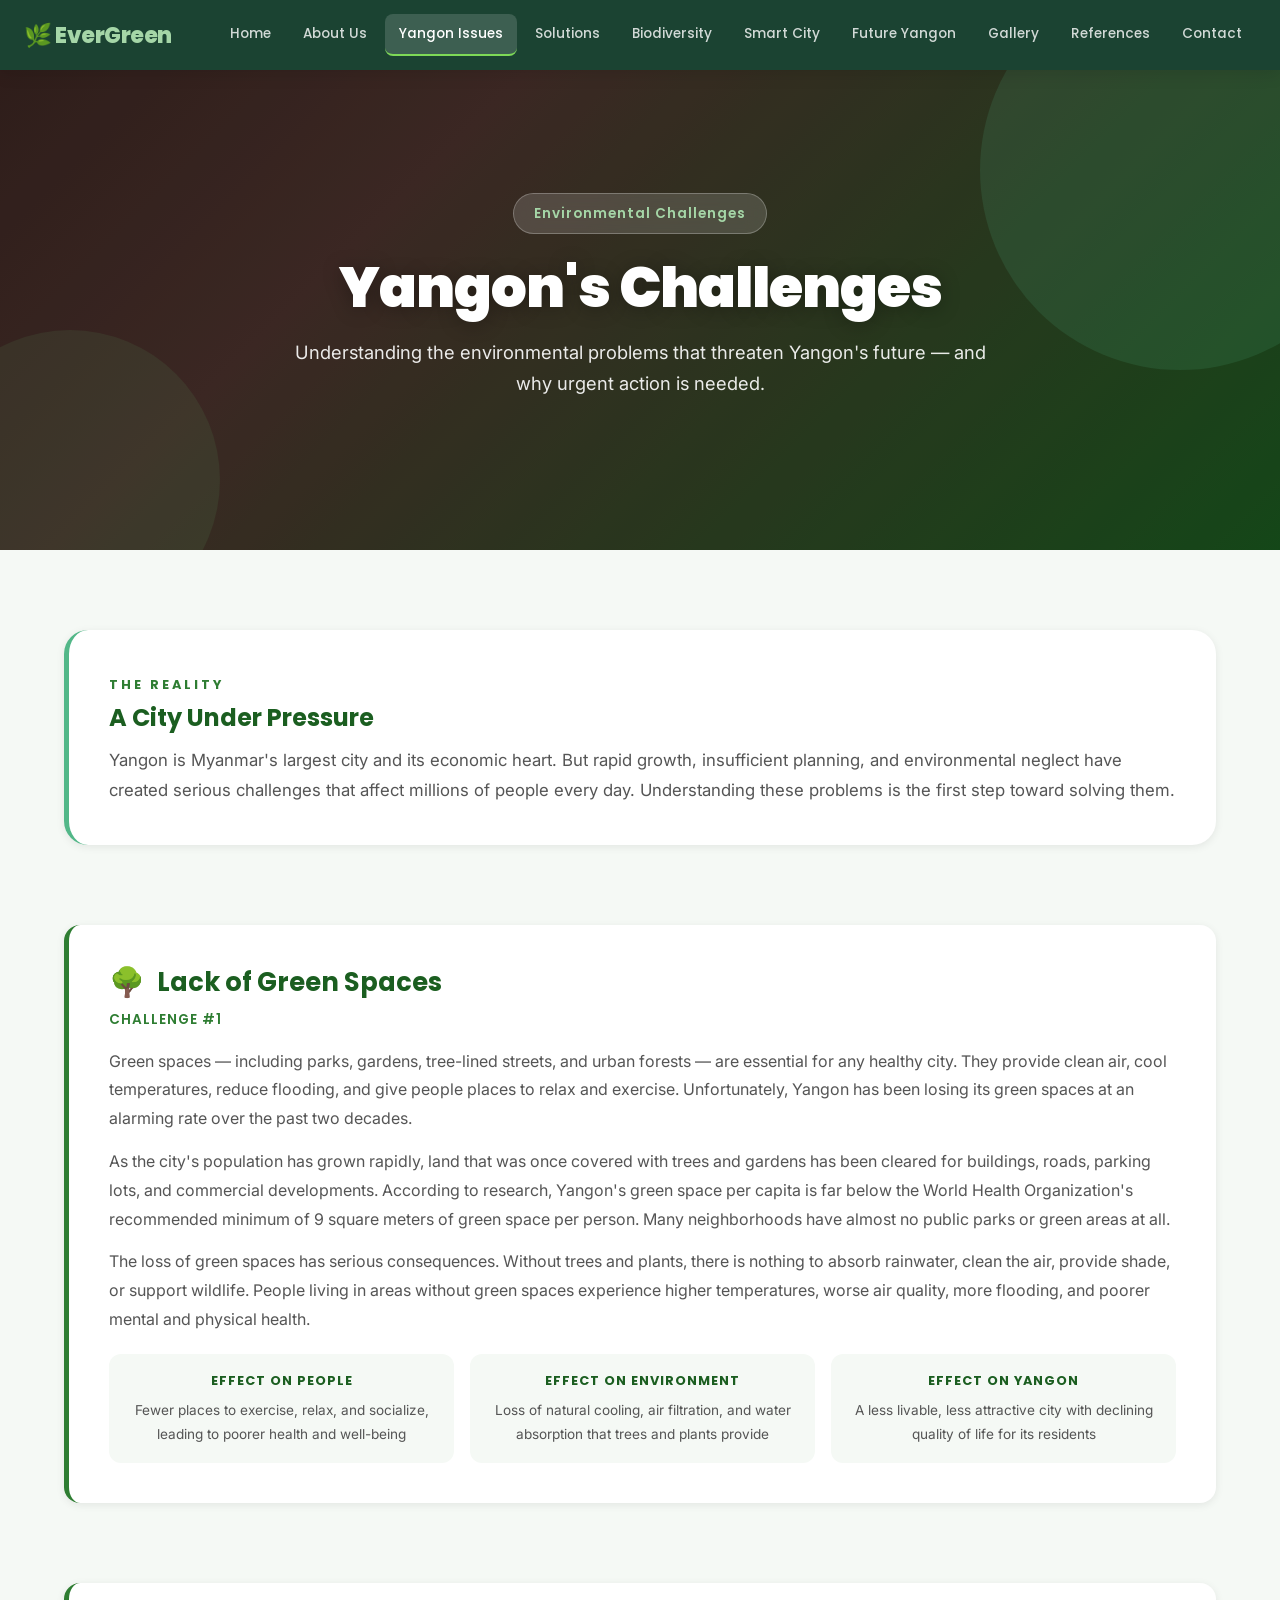
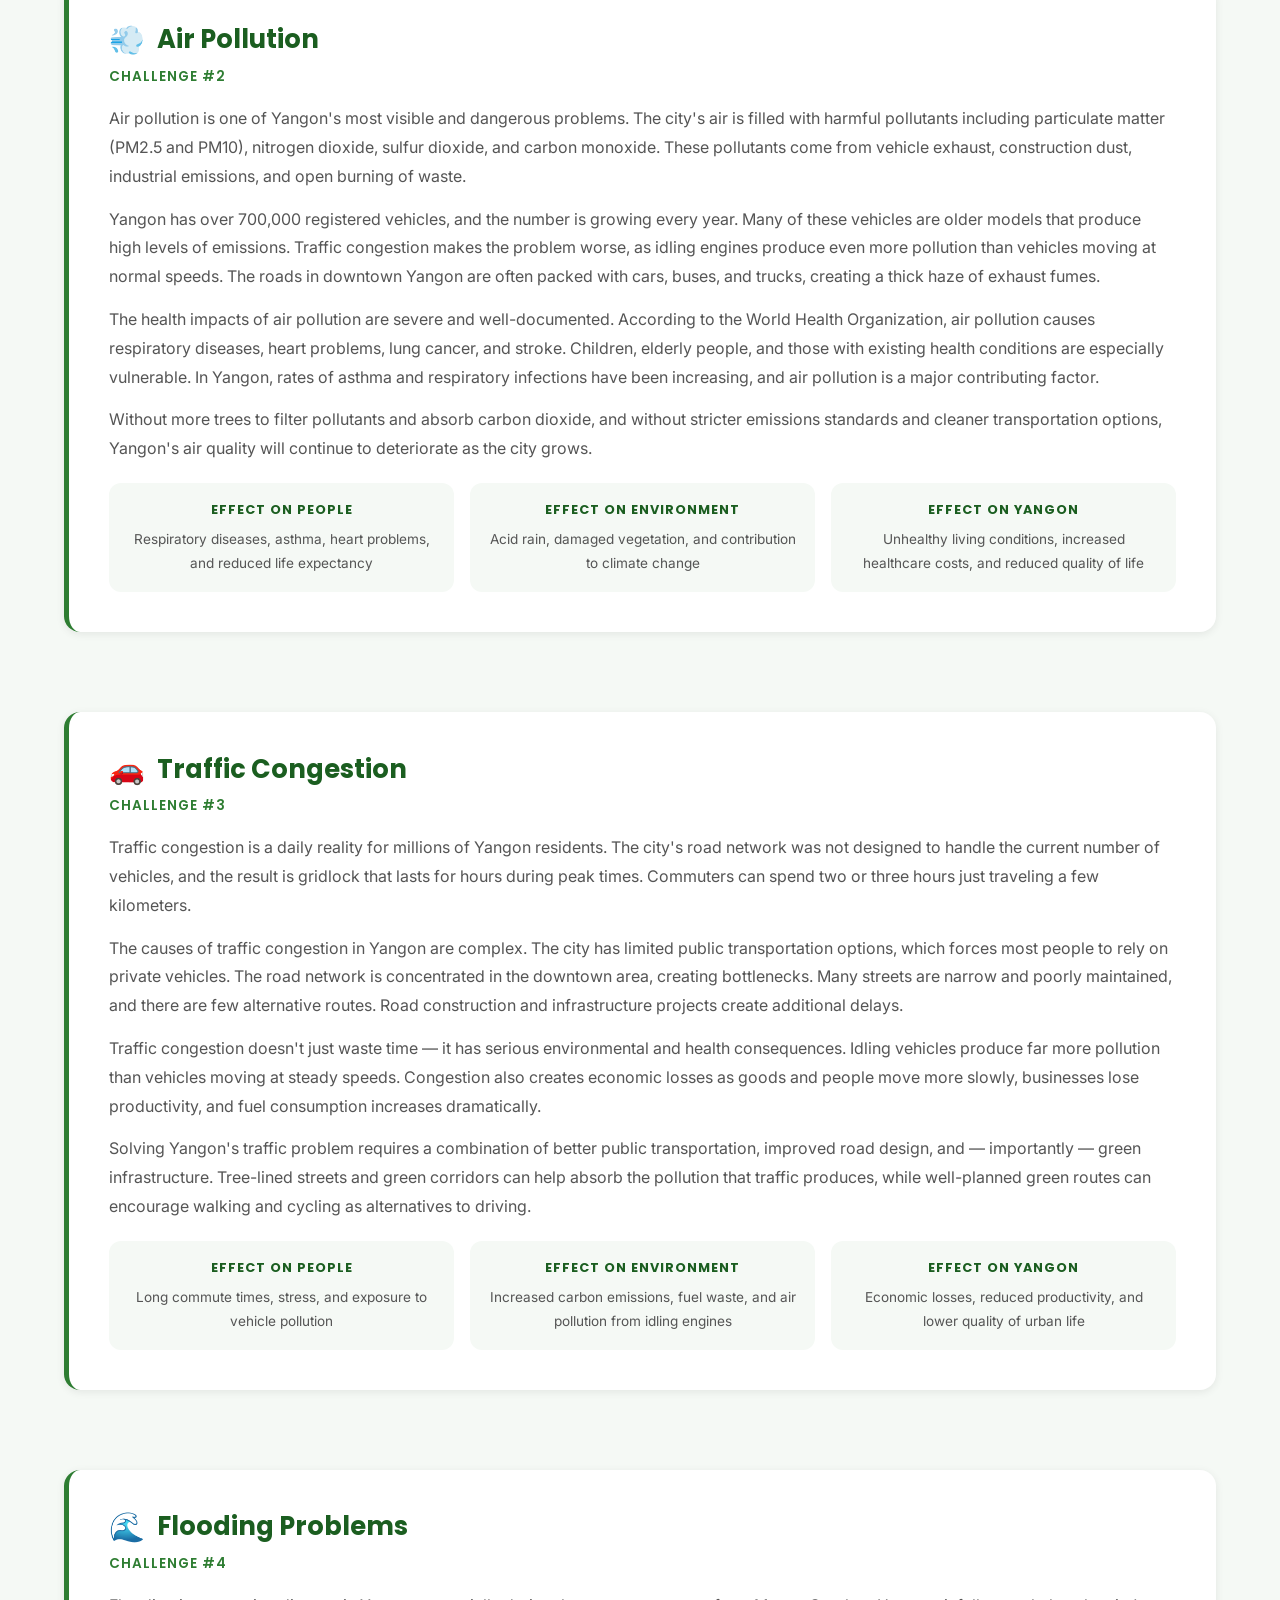
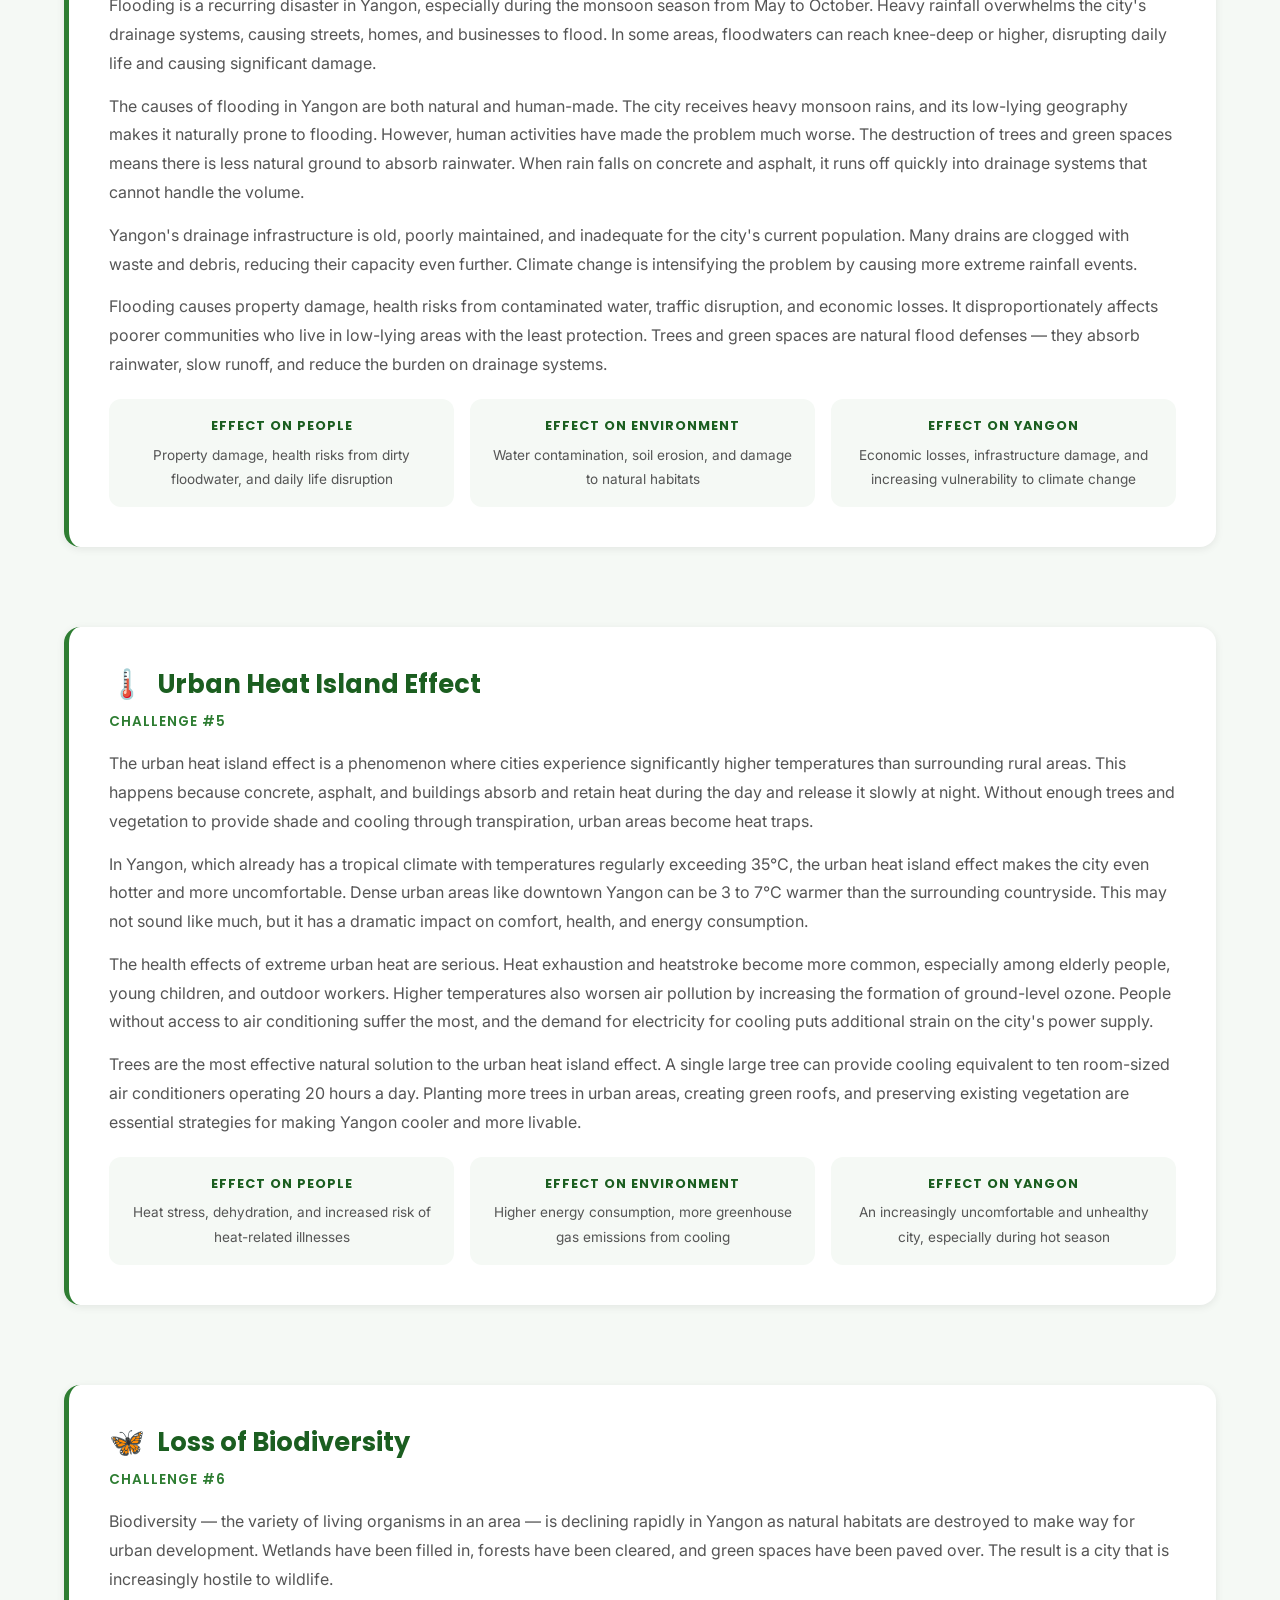
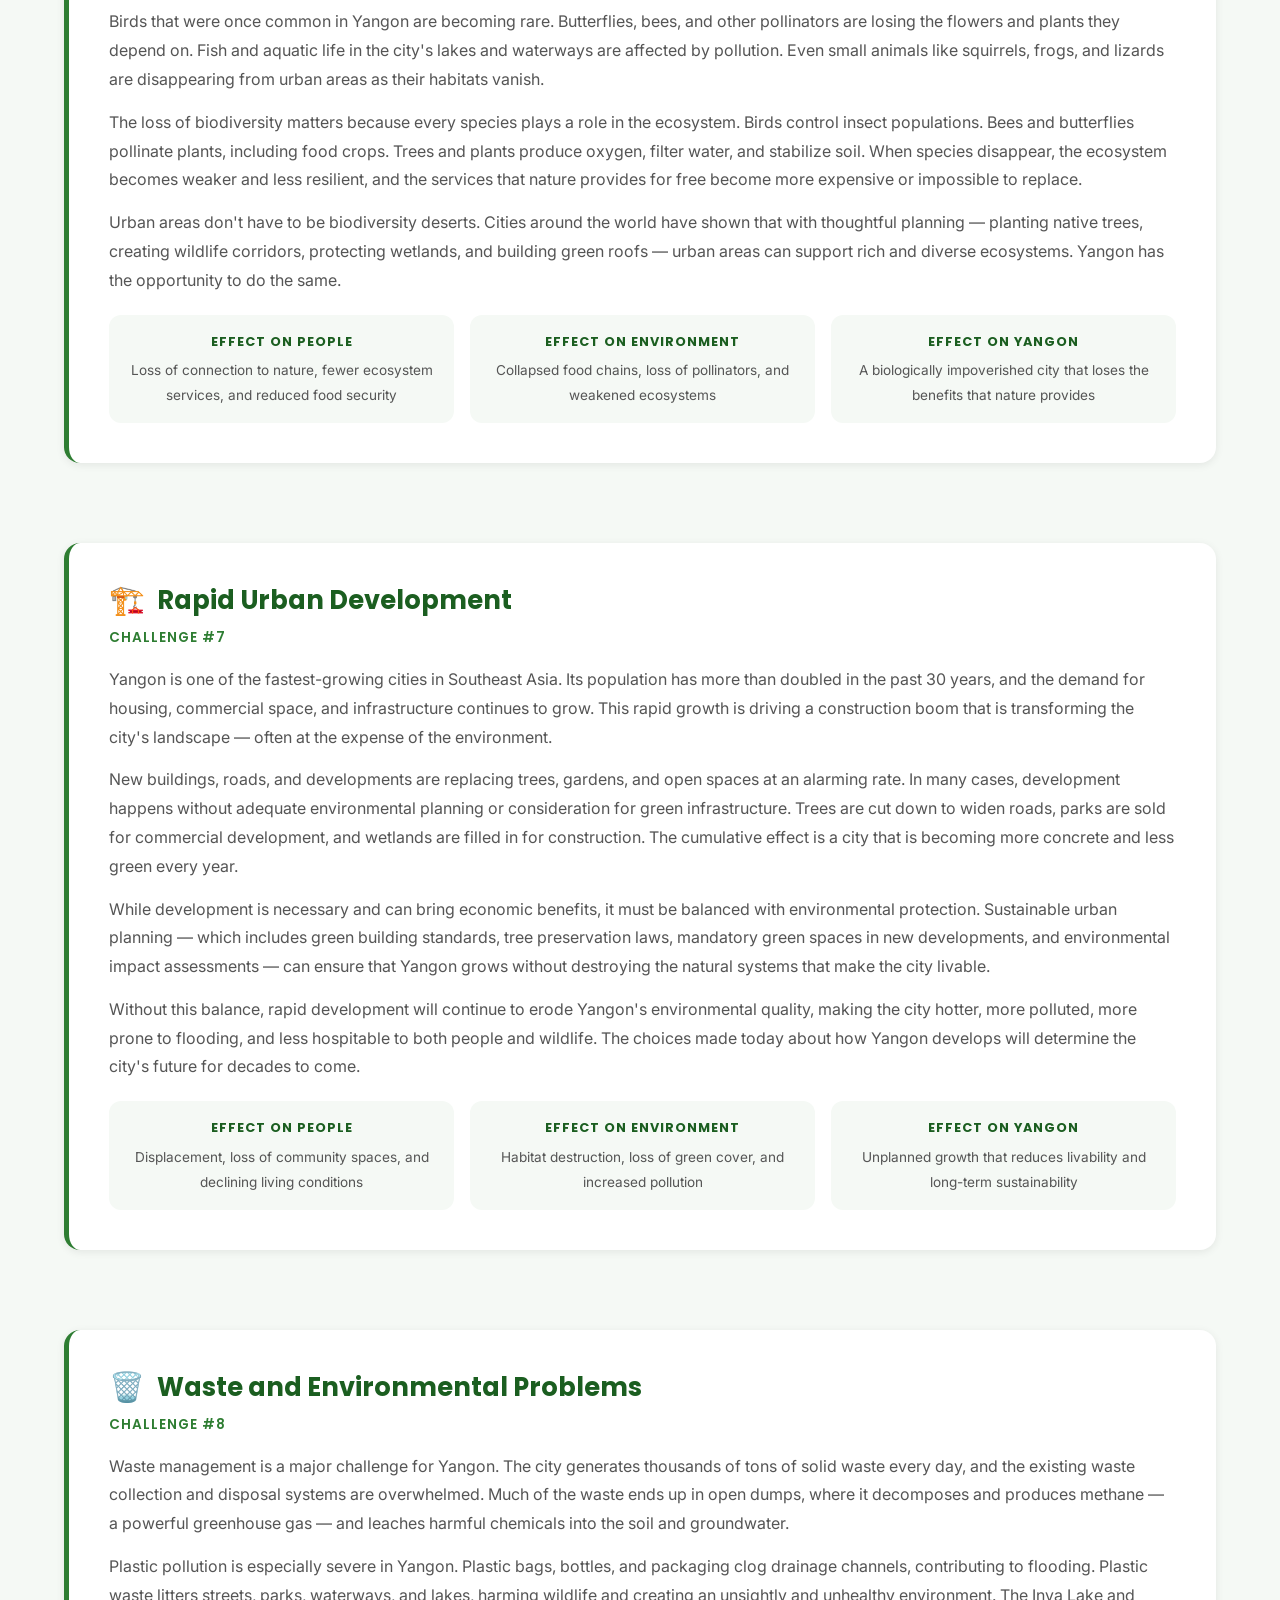
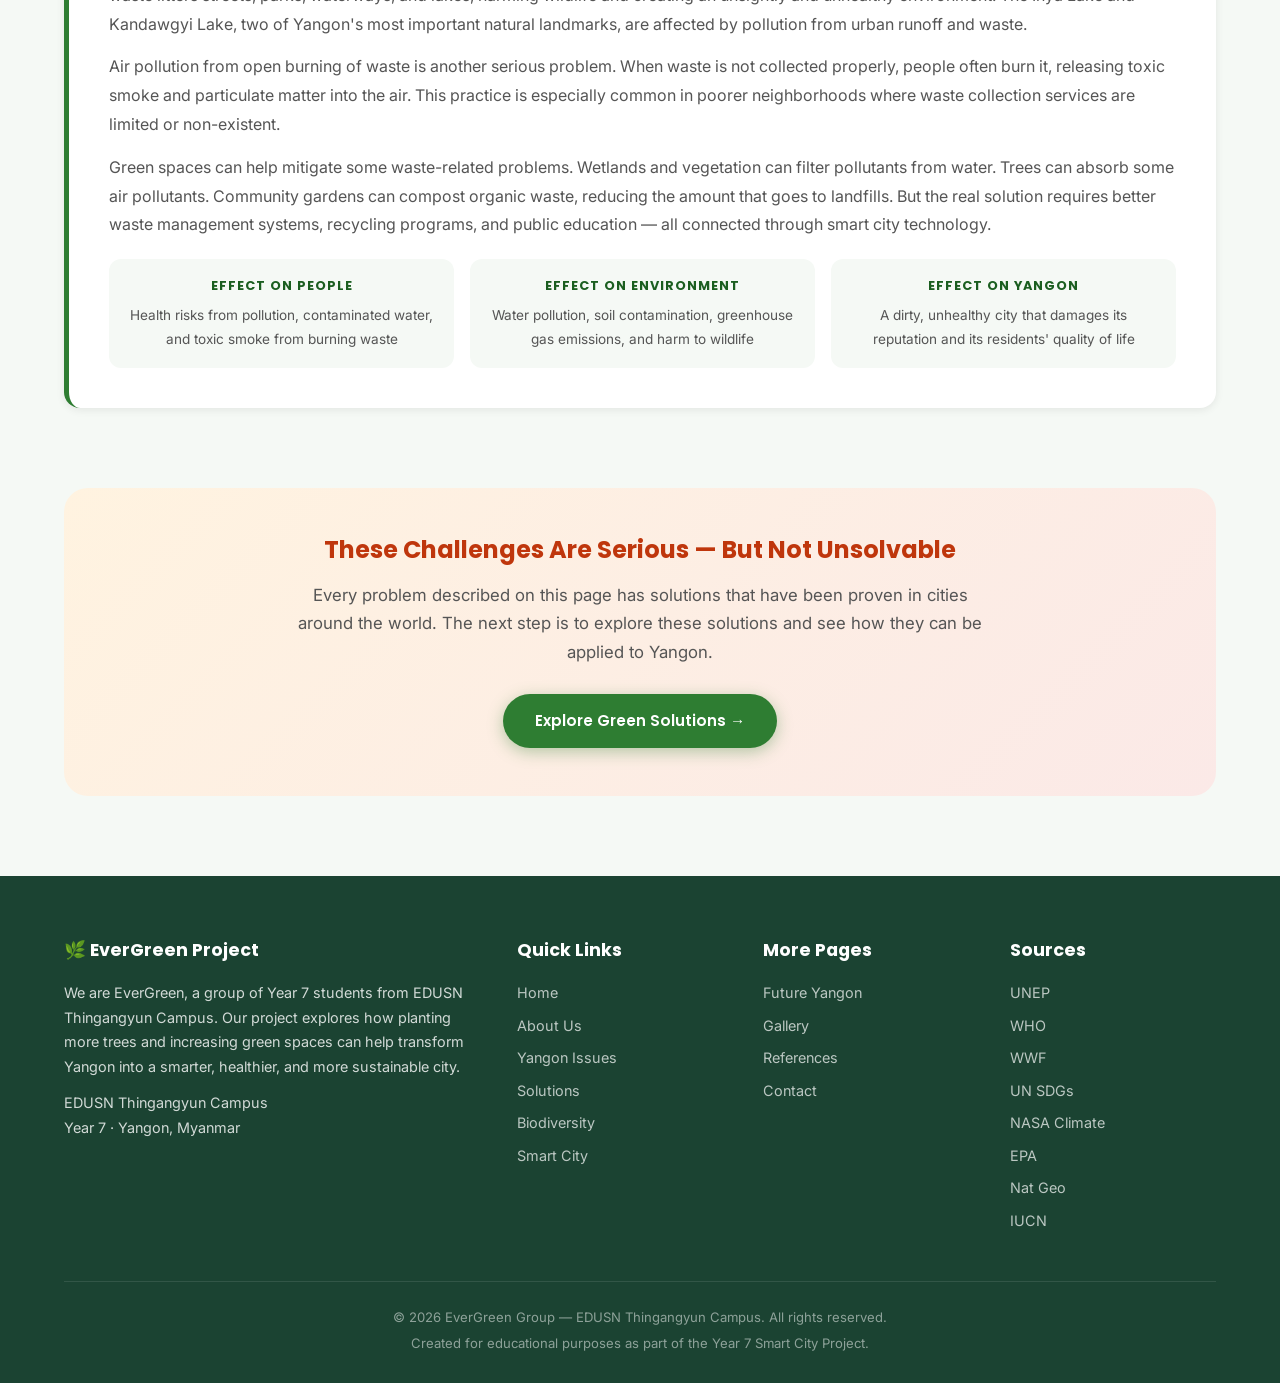
<file: EverGreen/issues.html>
<!DOCTYPE html>
<html lang="en">
<head>
    <meta charset="UTF-8">
    <meta name="viewport" content="width=device-width, initial-scale=1.0">
    <title>Yangon Issues — EverGreen</title>
    <link rel="stylesheet" href="style.css">
</head>
<body class="page-issues">

    <header class="navbar">
        <div class="nav-brand"><a href="index.html">🌿 EverGreen</a></div>
        <input type="checkbox" id="nav-toggle" class="nav-toggle">
        <label for="nav-toggle" class="nav-toggle-label"><span></span><span></span><span></span></label>
        <nav class="nav-links">
            <a href="index.html" class="nav-home">Home</a>
            <a href="about.html" class="nav-about">About Us</a>
            <a href="issues.html" class="nav-issues">Yangon Issues</a>
            <a href="solutions.html" class="nav-solutions">Solutions</a>
            <a href="biodiversity.html" class="nav-biodiversity">Biodiversity</a>
            <a href="smartcity.html" class="nav-smartcity">Smart City</a>
            <a href="future.html" class="nav-future">Future Yangon</a>
            <a href="gallery.html" class="nav-gallery">Gallery</a>
            <a href="references.html" class="nav-references">References</a>
            <a href="contact.html" class="nav-contact">Contact</a>
        </nav>
    </header>

    <section class="hero hero-issues">
        <div class="hero-overlay">
            <div class="hero-content">
                <span class="hero-badge">Environmental Challenges</span>
                <h1>Yangon's Challenges</h1>
                <p>Understanding the environmental problems that threaten Yangon's future — and why urgent action is needed.</p>
            </div>
        </div>
    </section>

    <main class="main-content">
        <div class="container">

            <section class="section">
                <div class="page-intro">
                    <span class="section-label">The Reality</span>
                    <h2>A City Under Pressure</h2>
                    <p>Yangon is Myanmar's largest city and its economic heart. But rapid growth, insufficient planning, and environmental neglect have created serious challenges that affect millions of people every day. Understanding these problems is the first step toward solving them.</p>
                </div>
            </section>

            <!-- Issue 1: Lack of Green Spaces -->
            <section class="section">
                <div class="issue-block">
                    <h3><span class="issue-icon">🌳</span> Lack of Green Spaces</h3>
                    <div class="issue-subtitle">Challenge #1</div>
                    <p>Green spaces — including parks, gardens, tree-lined streets, and urban forests — are essential for any healthy city. They provide clean air, cool temperatures, reduce flooding, and give people places to relax and exercise. Unfortunately, Yangon has been losing its green spaces at an alarming rate over the past two decades.</p>
                    <p>As the city's population has grown rapidly, land that was once covered with trees and gardens has been cleared for buildings, roads, parking lots, and commercial developments. According to research, Yangon's green space per capita is far below the World Health Organization's recommended minimum of 9 square meters of green space per person. Many neighborhoods have almost no public parks or green areas at all.</p>
                    <p>The loss of green spaces has serious consequences. Without trees and plants, there is nothing to absorb rainwater, clean the air, provide shade, or support wildlife. People living in areas without green spaces experience higher temperatures, worse air quality, more flooding, and poorer mental and physical health.</p>
                    <div class="issue-effects">
                        <div class="effect-card">
                            <strong>Effect on People</strong>
                            <p>Fewer places to exercise, relax, and socialize, leading to poorer health and well-being</p>
                        </div>
                        <div class="effect-card">
                            <strong>Effect on Environment</strong>
                            <p>Loss of natural cooling, air filtration, and water absorption that trees and plants provide</p>
                        </div>
                        <div class="effect-card">
                            <strong>Effect on Yangon</strong>
                            <p>A less livable, less attractive city with declining quality of life for its residents</p>
                        </div>
                    </div>
                </div>
            </section>

            <!-- Issue 2: Air Pollution -->
            <section class="section">
                <div class="issue-block">
                    <h3><span class="issue-icon">💨</span> Air Pollution</h3>
                    <div class="issue-subtitle">Challenge #2</div>
                    <p>Air pollution is one of Yangon's most visible and dangerous problems. The city's air is filled with harmful pollutants including particulate matter (PM2.5 and PM10), nitrogen dioxide, sulfur dioxide, and carbon monoxide. These pollutants come from vehicle exhaust, construction dust, industrial emissions, and open burning of waste.</p>
                    <p>Yangon has over 700,000 registered vehicles, and the number is growing every year. Many of these vehicles are older models that produce high levels of emissions. Traffic congestion makes the problem worse, as idling engines produce even more pollution than vehicles moving at normal speeds. The roads in downtown Yangon are often packed with cars, buses, and trucks, creating a thick haze of exhaust fumes.</p>
                    <p>The health impacts of air pollution are severe and well-documented. According to the World Health Organization, air pollution causes respiratory diseases, heart problems, lung cancer, and stroke. Children, elderly people, and those with existing health conditions are especially vulnerable. In Yangon, rates of asthma and respiratory infections have been increasing, and air pollution is a major contributing factor.</p>
                    <p>Without more trees to filter pollutants and absorb carbon dioxide, and without stricter emissions standards and cleaner transportation options, Yangon's air quality will continue to deteriorate as the city grows.</p>
                    <div class="issue-effects">
                        <div class="effect-card">
                            <strong>Effect on People</strong>
                            <p>Respiratory diseases, asthma, heart problems, and reduced life expectancy</p>
                        </div>
                        <div class="effect-card">
                            <strong>Effect on Environment</strong>
                            <p>Acid rain, damaged vegetation, and contribution to climate change</p>
                        </div>
                        <div class="effect-card">
                            <strong>Effect on Yangon</strong>
                            <p>Unhealthy living conditions, increased healthcare costs, and reduced quality of life</p>
                        </div>
                    </div>
                </div>
            </section>

            <!-- Issue 3: Traffic Congestion -->
            <section class="section">
                <div class="issue-block">
                    <h3><span class="issue-icon">🚗</span> Traffic Congestion</h3>
                    <div class="issue-subtitle">Challenge #3</div>
                    <p>Traffic congestion is a daily reality for millions of Yangon residents. The city's road network was not designed to handle the current number of vehicles, and the result is gridlock that lasts for hours during peak times. Commuters can spend two or three hours just traveling a few kilometers.</p>
                    <p>The causes of traffic congestion in Yangon are complex. The city has limited public transportation options, which forces most people to rely on private vehicles. The road network is concentrated in the downtown area, creating bottlenecks. Many streets are narrow and poorly maintained, and there are few alternative routes. Road construction and infrastructure projects create additional delays.</p>
                    <p>Traffic congestion doesn't just waste time — it has serious environmental and health consequences. Idling vehicles produce far more pollution than vehicles moving at steady speeds. Congestion also creates economic losses as goods and people move more slowly, businesses lose productivity, and fuel consumption increases dramatically.</p>
                    <p>Solving Yangon's traffic problem requires a combination of better public transportation, improved road design, and — importantly — green infrastructure. Tree-lined streets and green corridors can help absorb the pollution that traffic produces, while well-planned green routes can encourage walking and cycling as alternatives to driving.</p>
                    <div class="issue-effects">
                        <div class="effect-card">
                            <strong>Effect on People</strong>
                            <p>Long commute times, stress, and exposure to vehicle pollution</p>
                        </div>
                        <div class="effect-card">
                            <strong>Effect on Environment</strong>
                            <p>Increased carbon emissions, fuel waste, and air pollution from idling engines</p>
                        </div>
                        <div class="effect-card">
                            <strong>Effect on Yangon</strong>
                            <p>Economic losses, reduced productivity, and lower quality of urban life</p>
                        </div>
                    </div>
                </div>
            </section>

            <!-- Issue 4: Flooding -->
            <section class="section">
                <div class="issue-block">
                    <h3><span class="issue-icon">🌊</span> Flooding Problems</h3>
                    <div class="issue-subtitle">Challenge #4</div>
                    <p>Flooding is a recurring disaster in Yangon, especially during the monsoon season from May to October. Heavy rainfall overwhelms the city's drainage systems, causing streets, homes, and businesses to flood. In some areas, floodwaters can reach knee-deep or higher, disrupting daily life and causing significant damage.</p>
                    <p>The causes of flooding in Yangon are both natural and human-made. The city receives heavy monsoon rains, and its low-lying geography makes it naturally prone to flooding. However, human activities have made the problem much worse. The destruction of trees and green spaces means there is less natural ground to absorb rainwater. When rain falls on concrete and asphalt, it runs off quickly into drainage systems that cannot handle the volume.</p>
                    <p>Yangon's drainage infrastructure is old, poorly maintained, and inadequate for the city's current population. Many drains are clogged with waste and debris, reducing their capacity even further. Climate change is intensifying the problem by causing more extreme rainfall events.</p>
                    <p>Flooding causes property damage, health risks from contaminated water, traffic disruption, and economic losses. It disproportionately affects poorer communities who live in low-lying areas with the least protection. Trees and green spaces are natural flood defenses — they absorb rainwater, slow runoff, and reduce the burden on drainage systems.</p>
                    <div class="issue-effects">
                        <div class="effect-card">
                            <strong>Effect on People</strong>
                            <p>Property damage, health risks from dirty floodwater, and daily life disruption</p>
                        </div>
                        <div class="effect-card">
                            <strong>Effect on Environment</strong>
                            <p>Water contamination, soil erosion, and damage to natural habitats</p>
                        </div>
                        <div class="effect-card">
                            <strong>Effect on Yangon</strong>
                            <p>Economic losses, infrastructure damage, and increasing vulnerability to climate change</p>
                        </div>
                    </div>
                </div>
            </section>

            <!-- Issue 5: Urban Heat Island Effect -->
            <section class="section">
                <div class="issue-block">
                    <h3><span class="issue-icon">🌡️</span> Urban Heat Island Effect</h3>
                    <div class="issue-subtitle">Challenge #5</div>
                    <p>The urban heat island effect is a phenomenon where cities experience significantly higher temperatures than surrounding rural areas. This happens because concrete, asphalt, and buildings absorb and retain heat during the day and release it slowly at night. Without enough trees and vegetation to provide shade and cooling through transpiration, urban areas become heat traps.</p>
                    <p>In Yangon, which already has a tropical climate with temperatures regularly exceeding 35°C, the urban heat island effect makes the city even hotter and more uncomfortable. Dense urban areas like downtown Yangon can be 3 to 7°C warmer than the surrounding countryside. This may not sound like much, but it has a dramatic impact on comfort, health, and energy consumption.</p>
                    <p>The health effects of extreme urban heat are serious. Heat exhaustion and heatstroke become more common, especially among elderly people, young children, and outdoor workers. Higher temperatures also worsen air pollution by increasing the formation of ground-level ozone. People without access to air conditioning suffer the most, and the demand for electricity for cooling puts additional strain on the city's power supply.</p>
                    <p>Trees are the most effective natural solution to the urban heat island effect. A single large tree can provide cooling equivalent to ten room-sized air conditioners operating 20 hours a day. Planting more trees in urban areas, creating green roofs, and preserving existing vegetation are essential strategies for making Yangon cooler and more livable.</p>
                    <div class="issue-effects">
                        <div class="effect-card">
                            <strong>Effect on People</strong>
                            <p>Heat stress, dehydration, and increased risk of heat-related illnesses</p>
                        </div>
                        <div class="effect-card">
                            <strong>Effect on Environment</strong>
                            <p>Higher energy consumption, more greenhouse gas emissions from cooling</p>
                        </div>
                        <div class="effect-card">
                            <strong>Effect on Yangon</strong>
                            <p>An increasingly uncomfortable and unhealthy city, especially during hot season</p>
                        </div>
                    </div>
                </div>
            </section>

            <!-- Issue 6: Loss of Biodiversity -->
            <section class="section">
                <div class="issue-block">
                    <h3><span class="issue-icon">🦋</span> Loss of Biodiversity</h3>
                    <div class="issue-subtitle">Challenge #6</div>
                    <p>Biodiversity — the variety of living organisms in an area — is declining rapidly in Yangon as natural habitats are destroyed to make way for urban development. Wetlands have been filled in, forests have been cleared, and green spaces have been paved over. The result is a city that is increasingly hostile to wildlife.</p>
                    <p>Birds that were once common in Yangon are becoming rare. Butterflies, bees, and other pollinators are losing the flowers and plants they depend on. Fish and aquatic life in the city's lakes and waterways are affected by pollution. Even small animals like squirrels, frogs, and lizards are disappearing from urban areas as their habitats vanish.</p>
                    <p>The loss of biodiversity matters because every species plays a role in the ecosystem. Birds control insect populations. Bees and butterflies pollinate plants, including food crops. Trees and plants produce oxygen, filter water, and stabilize soil. When species disappear, the ecosystem becomes weaker and less resilient, and the services that nature provides for free become more expensive or impossible to replace.</p>
                    <p>Urban areas don't have to be biodiversity deserts. Cities around the world have shown that with thoughtful planning — planting native trees, creating wildlife corridors, protecting wetlands, and building green roofs — urban areas can support rich and diverse ecosystems. Yangon has the opportunity to do the same.</p>
                    <div class="issue-effects">
                        <div class="effect-card">
                            <strong>Effect on People</strong>
                            <p>Loss of connection to nature, fewer ecosystem services, and reduced food security</p>
                        </div>
                        <div class="effect-card">
                            <strong>Effect on Environment</strong>
                            <p>Collapsed food chains, loss of pollinators, and weakened ecosystems</p>
                        </div>
                        <div class="effect-card">
                            <strong>Effect on Yangon</strong>
                            <p>A biologically impoverished city that loses the benefits that nature provides</p>
                        </div>
                    </div>
                </div>
            </section>

            <!-- Issue 7: Rapid Urban Development -->
            <section class="section">
                <div class="issue-block">
                    <h3><span class="issue-icon">🏗️</span> Rapid Urban Development</h3>
                    <div class="issue-subtitle">Challenge #7</div>
                    <p>Yangon is one of the fastest-growing cities in Southeast Asia. Its population has more than doubled in the past 30 years, and the demand for housing, commercial space, and infrastructure continues to grow. This rapid growth is driving a construction boom that is transforming the city's landscape — often at the expense of the environment.</p>
                    <p>New buildings, roads, and developments are replacing trees, gardens, and open spaces at an alarming rate. In many cases, development happens without adequate environmental planning or consideration for green infrastructure. Trees are cut down to widen roads, parks are sold for commercial development, and wetlands are filled in for construction. The cumulative effect is a city that is becoming more concrete and less green every year.</p>
                    <p>While development is necessary and can bring economic benefits, it must be balanced with environmental protection. Sustainable urban planning — which includes green building standards, tree preservation laws, mandatory green spaces in new developments, and environmental impact assessments — can ensure that Yangon grows without destroying the natural systems that make the city livable.</p>
                    <p>Without this balance, rapid development will continue to erode Yangon's environmental quality, making the city hotter, more polluted, more prone to flooding, and less hospitable to both people and wildlife. The choices made today about how Yangon develops will determine the city's future for decades to come.</p>
                    <div class="issue-effects">
                        <div class="effect-card">
                            <strong>Effect on People</strong>
                            <p>Displacement, loss of community spaces, and declining living conditions</p>
                        </div>
                        <div class="effect-card">
                            <strong>Effect on Environment</strong>
                            <p>Habitat destruction, loss of green cover, and increased pollution</p>
                        </div>
                        <div class="effect-card">
                            <strong>Effect on Yangon</strong>
                            <p>Unplanned growth that reduces livability and long-term sustainability</p>
                        </div>
                    </div>
                </div>
            </section>

            <!-- Issue 8: Waste and Environmental Problems -->
            <section class="section">
                <div class="issue-block">
                    <h3><span class="issue-icon">🗑️</span> Waste and Environmental Problems</h3>
                    <div class="issue-subtitle">Challenge #8</div>
                    <p>Waste management is a major challenge for Yangon. The city generates thousands of tons of solid waste every day, and the existing waste collection and disposal systems are overwhelmed. Much of the waste ends up in open dumps, where it decomposes and produces methane — a powerful greenhouse gas — and leaches harmful chemicals into the soil and groundwater.</p>
                    <p>Plastic pollution is especially severe in Yangon. Plastic bags, bottles, and packaging clog drainage channels, contributing to flooding. Plastic waste litters streets, parks, waterways, and lakes, harming wildlife and creating an unsightly and unhealthy environment. The Inya Lake and Kandawgyi Lake, two of Yangon's most important natural landmarks, are affected by pollution from urban runoff and waste.</p>
                    <p>Air pollution from open burning of waste is another serious problem. When waste is not collected properly, people often burn it, releasing toxic smoke and particulate matter into the air. This practice is especially common in poorer neighborhoods where waste collection services are limited or non-existent.</p>
                    <p>Green spaces can help mitigate some waste-related problems. Wetlands and vegetation can filter pollutants from water. Trees can absorb some air pollutants. Community gardens can compost organic waste, reducing the amount that goes to landfills. But the real solution requires better waste management systems, recycling programs, and public education — all connected through smart city technology.</p>
                    <div class="issue-effects">
                        <div class="effect-card">
                            <strong>Effect on People</strong>
                            <p>Health risks from pollution, contaminated water, and toxic smoke from burning waste</p>
                        </div>
                        <div class="effect-card">
                            <strong>Effect on Environment</strong>
                            <p>Water pollution, soil contamination, greenhouse gas emissions, and harm to wildlife</p>
                        </div>
                        <div class="effect-card">
                            <strong>Effect on Yangon</strong>
                            <p>A dirty, unhealthy city that damages its reputation and its residents' quality of life</p>
                        </div>
                    </div>
                </div>
            </section>

            <!-- Call to Action -->
            <section class="section text-center" style="padding: 48px; background: linear-gradient(135deg, #FFF3E0, #FBE9E7); border-radius: 24px;">
                <h2 style="color: #BF360C; margin-bottom: 16px;">These Challenges Are Serious — But Not Unsolvable</h2>
                <p style="color: var(--text-gray); max-width: 700px; margin: 0 auto 28px; font-size: 1.05rem;">Every problem described on this page has solutions that have been proven in cities around the world. The next step is to explore these solutions and see how they can be applied to Yangon.</p>
                <a href="solutions.html" class="btn btn-primary">Explore Green Solutions →</a>
            </section>

        </div>
    </main>

    <footer class="footer">
        <div class="container">
            <div class="footer-grid">
                <div>
                    <h4>🌿 EverGreen Project</h4>
                    <p>We are EverGreen, a group of Year 7 students from EDUSN Thingangyun Campus. Our project explores how planting more trees and increasing green spaces can help transform Yangon into a smarter, healthier, and more sustainable city.</p>
                    <p style="margin-top: 12px;">EDUSN Thingangyun Campus<br>Year 7 · Yangon, Myanmar</p>
                </div>
                <div>
                    <h4>Quick Links</h4>
                    <div class="footer-links">
                        <a href="index.html">Home</a><a href="about.html">About Us</a><a href="issues.html">Yangon Issues</a><a href="solutions.html">Solutions</a><a href="biodiversity.html">Biodiversity</a><a href="smartcity.html">Smart City</a>
                    </div>
                </div>
                <div>
                    <h4>More Pages</h4>
                    <div class="footer-links">
                        <a href="future.html">Future Yangon</a><a href="gallery.html">Gallery</a><a href="references.html">References</a><a href="contact.html">Contact</a>
                    </div>
                </div>
                <div>
                    <h4>Sources</h4>
                    <div class="footer-links">
                        <a href="https://www.unep.org" target="_blank">UNEP</a><a href="https://www.who.int" target="_blank">WHO</a><a href="https://www.wwf.org" target="_blank">WWF</a><a href="https://www.un.org/sustainabledevelopment" target="_blank">UN SDGs</a><a href="https://climate.nasa.gov" target="_blank">NASA Climate</a><a href="https://www.epa.gov" target="_blank">EPA</a><a href="https://www.nationalgeographic.com/environment" target="_blank">Nat Geo</a><a href="https://www.iucn.org" target="_blank">IUCN</a>
                    </div>
                </div>
            </div>
            <div class="footer-bottom">
                <p>© 2026 EverGreen Group — EDUSN Thingangyun Campus. All rights reserved.</p>
                <p>Created for educational purposes as part of the Year 7 Smart City Project.</p>
            </div>
        </div>
    </footer>

</body>
</html>
</file>
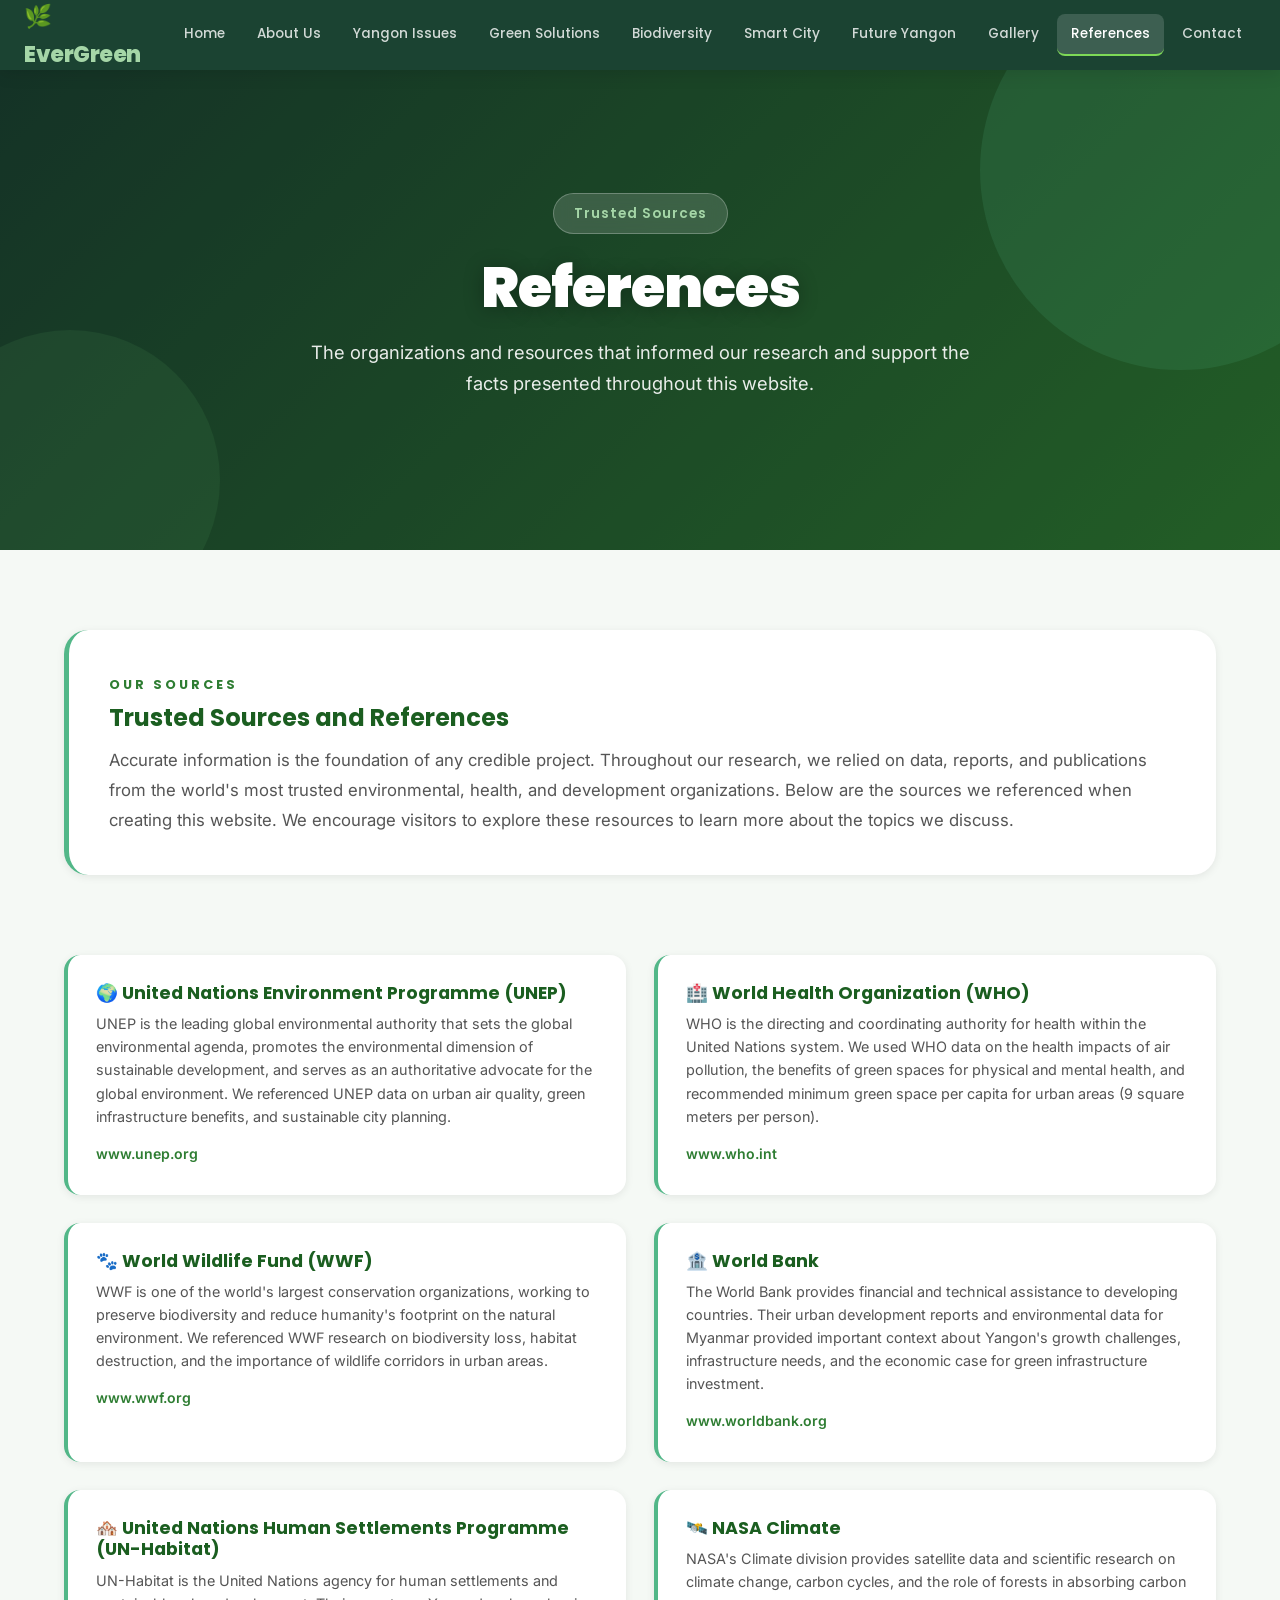
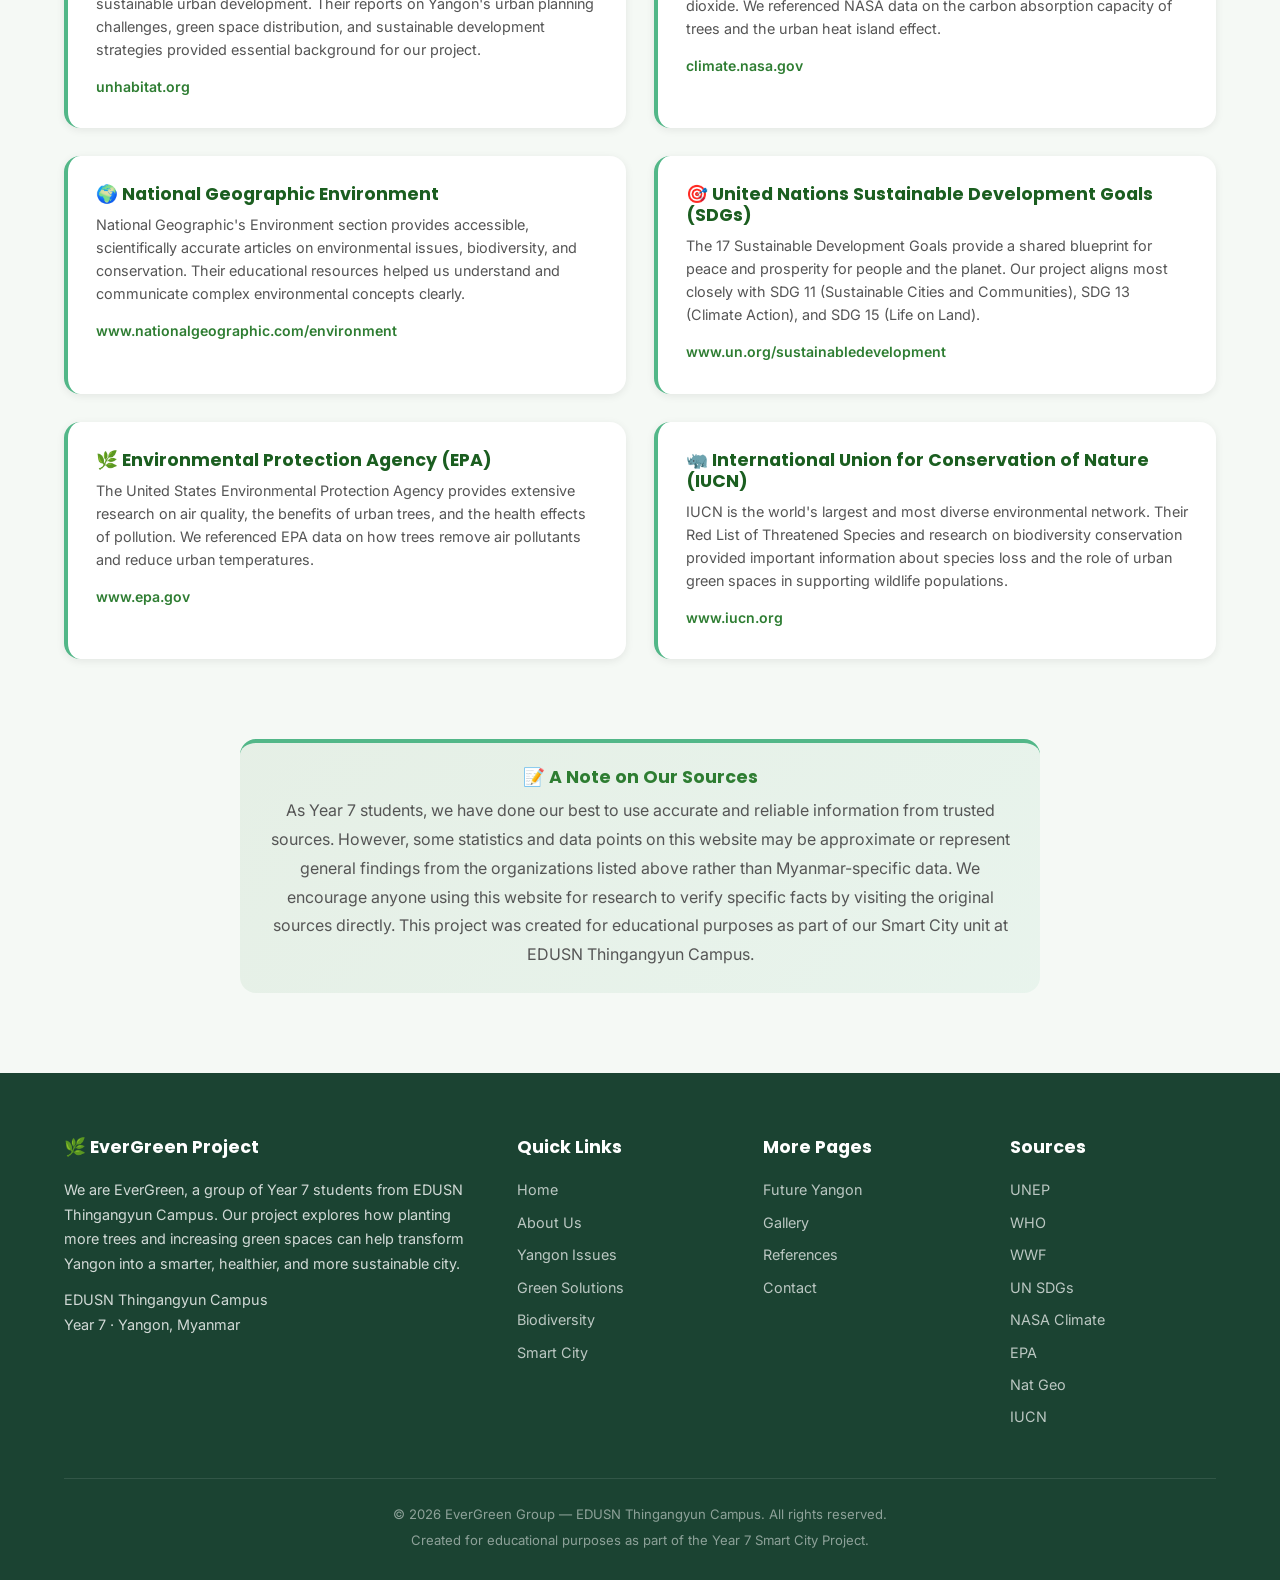
<file: EverGreen/references.html>
<!DOCTYPE html>
<html lang="en">
<head>
    <meta charset="UTF-8">
    <meta name="viewport" content="width=device-width, initial-scale=1.0">
    <title>References — EverGreen</title>
    <link rel="stylesheet" href="style.css">
</head>
<body class="page-references">

    <header class="navbar">
        <div class="nav-brand"><a href="index.html">🌿 EverGreen</a></div>
        <input type="checkbox" id="nav-toggle" class="nav-toggle">
        <label for="nav-toggle" class="nav-toggle-label"><span></span><span></span><span></span></label>
        <nav class="nav-links">
            <a href="index.html" class="nav-home">Home</a>
            <a href="about.html" class="nav-about">About Us</a>
            <a href="issues.html" class="nav-issues">Yangon Issues</a>
            <a href="solutions.html" class="nav-solutions">Green Solutions</a>
            <a href="biodiversity.html" class="nav-biodiversity">Biodiversity</a>
            <a href="smartcity.html" class="nav-smartcity">Smart City</a>
            <a href="future.html" class="nav-future">Future Yangon</a>
            <a href="gallery.html" class="nav-gallery">Gallery</a>
            <a href="references.html" class="nav-references">References</a>
            <a href="contact.html" class="nav-contact">Contact</a>
        </nav>
    </header>

    <section class="hero hero-references">
        <div class="hero-overlay">
            <div class="hero-content">
                <span class="hero-badge">Trusted Sources</span>
                <h1>References</h1>
                <p>The organizations and resources that informed our research and support the facts presented throughout this website.</p>
            </div>
        </div>
    </section>

    <main class="main-content">
        <div class="container">

            <section class="section">
                <div class="page-intro">
                    <span class="section-label">Our Sources</span>
                    <h2>Trusted Sources and References</h2>
                    <p>Accurate information is the foundation of any credible project. Throughout our research, we relied on data, reports, and publications from the world's most trusted environmental, health, and development organizations. Below are the sources we referenced when creating this website. We encourage visitors to explore these resources to learn more about the topics we discuss.</p>
                </div>
            </section>

            <!-- References Grid -->
            <section class="section">
                <div class="grid-2">

                    <!-- UNEP -->
                    <div class="ref-card">
                        <h3>🌍 United Nations Environment Programme (UNEP)</h3>
                        <p>UNEP is the leading global environmental authority that sets the global environmental agenda, promotes the environmental dimension of sustainable development, and serves as an authoritative advocate for the global environment. We referenced UNEP data on urban air quality, green infrastructure benefits, and sustainable city planning.</p>
                        <a href="https://www.unep.org" target="_blank">www.unep.org</a>
                    </div>

                    <!-- WHO -->
                    <div class="ref-card">
                        <h3>🏥 World Health Organization (WHO)</h3>
                        <p>WHO is the directing and coordinating authority for health within the United Nations system. We used WHO data on the health impacts of air pollution, the benefits of green spaces for physical and mental health, and recommended minimum green space per capita for urban areas (9 square meters per person).</p>
                        <a href="https://www.who.int" target="_blank">www.who.int</a>
                    </div>

                    <!-- WWF -->
                    <div class="ref-card">
                        <h3>🐾 World Wildlife Fund (WWF)</h3>
                        <p>WWF is one of the world's largest conservation organizations, working to preserve biodiversity and reduce humanity's footprint on the natural environment. We referenced WWF research on biodiversity loss, habitat destruction, and the importance of wildlife corridors in urban areas.</p>
                        <a href="https://www.wwf.org" target="_blank">www.wwf.org</a>
                    </div>

                    <!-- World Bank -->
                    <div class="ref-card">
                        <h3>🏦 World Bank</h3>
                        <p>The World Bank provides financial and technical assistance to developing countries. Their urban development reports and environmental data for Myanmar provided important context about Yangon's growth challenges, infrastructure needs, and the economic case for green infrastructure investment.</p>
                        <a href="https://www.worldbank.org" target="_blank">www.worldbank.org</a>
                    </div>

                    <!-- UN Habitat -->
                    <div class="ref-card">
                        <h3>🏘️ United Nations Human Settlements Programme (UN-Habitat)</h3>
                        <p>UN-Habitat is the United Nations agency for human settlements and sustainable urban development. Their reports on Yangon's urban planning challenges, green space distribution, and sustainable development strategies provided essential background for our project.</p>
                        <a href="https://unhabitat.org" target="_blank">unhabitat.org</a>
                    </div>

                    <!-- NASA Climate -->
                    <div class="ref-card">
                        <h3>🛰️ NASA Climate</h3>
                        <p>NASA's Climate division provides satellite data and scientific research on climate change, carbon cycles, and the role of forests in absorbing carbon dioxide. We referenced NASA data on the carbon absorption capacity of trees and the urban heat island effect.</p>
                        <a href="https://climate.nasa.gov" target="_blank">climate.nasa.gov</a>
                    </div>

                    <!-- National Geographic -->
                    <div class="ref-card">
                        <h3>🌍 National Geographic Environment</h3>
                        <p>National Geographic's Environment section provides accessible, scientifically accurate articles on environmental issues, biodiversity, and conservation. Their educational resources helped us understand and communicate complex environmental concepts clearly.</p>
                        <a href="https://www.nationalgeographic.com/environment" target="_blank">www.nationalgeographic.com/environment</a>
                    </div>

                    <!-- UN SDGs -->
                    <div class="ref-card">
                        <h3>🎯 United Nations Sustainable Development Goals (SDGs)</h3>
                        <p>The 17 Sustainable Development Goals provide a shared blueprint for peace and prosperity for people and the planet. Our project aligns most closely with SDG 11 (Sustainable Cities and Communities), SDG 13 (Climate Action), and SDG 15 (Life on Land).</p>
                        <a href="https://www.un.org/sustainabledevelopment" target="_blank">www.un.org/sustainabledevelopment</a>
                    </div>

                    <!-- EPA -->
                    <div class="ref-card">
                        <h3>🌿 Environmental Protection Agency (EPA)</h3>
                        <p>The United States Environmental Protection Agency provides extensive research on air quality, the benefits of urban trees, and the health effects of pollution. We referenced EPA data on how trees remove air pollutants and reduce urban temperatures.</p>
                        <a href="https://www.epa.gov" target="_blank">www.epa.gov</a>
                    </div>

                    <!-- IUCN -->
                    <div class="ref-card">
                        <h3>🦏 International Union for Conservation of Nature (IUCN)</h3>
                        <p>IUCN is the world's largest and most diverse environmental network. Their Red List of Threatened Species and research on biodiversity conservation provided important information about species loss and the role of urban green spaces in supporting wildlife populations.</p>
                        <a href="https://www.iucn.org" target="_blank">www.iucn.org</a>
                    </div>

                </div>
            </section>

            <!-- Additional Note -->
            <section class="section">
                <div class="info-box" style="max-width: 800px; margin: 0 auto; border-left: none; border-top: 4px solid var(--accent); border-radius: var(--radius-lg); text-align: center;">
                    <h4 style="font-size: 1.1rem;">📝 A Note on Our Sources</h4>
                    <p style="font-size: 1rem; line-height: 1.8;">As Year 7 students, we have done our best to use accurate and reliable information from trusted sources. However, some statistics and data points on this website may be approximate or represent general findings from the organizations listed above rather than Myanmar-specific data. We encourage anyone using this website for research to verify specific facts by visiting the original sources directly. This project was created for educational purposes as part of our Smart City unit at EDUSN Thingangyun Campus.</p>
                </div>
            </section>

        </div>
    </main>

    <footer class="footer">
        <div class="container">
            <div class="footer-grid">
                <div>
                    <h4>🌿 EverGreen Project</h4>
                    <p>We are EverGreen, a group of Year 7 students from EDUSN Thingangyun Campus. Our project explores how planting more trees and increasing green spaces can help transform Yangon into a smarter, healthier, and more sustainable city.</p>
                    <p style="margin-top: 12px;">EDUSN Thingangyun Campus<br>Year 7 · Yangon, Myanmar</p>
                </div>
                <div>
                    <h4>Quick Links</h4>
                    <div class="footer-links">
                        <a href="index.html">Home</a><a href="about.html">About Us</a><a href="issues.html">Yangon Issues</a><a href="solutions.html">Green Solutions</a><a href="biodiversity.html">Biodiversity</a><a href="smartcity.html">Smart City</a>
                    </div>
                </div>
                <div>
                    <h4>More Pages</h4>
                    <div class="footer-links">
                        <a href="future.html">Future Yangon</a><a href="gallery.html">Gallery</a><a href="references.html">References</a><a href="contact.html">Contact</a>
                    </div>
                </div>
                <div>
                    <h4>Sources</h4>
                    <div class="footer-links">
                        <a href="https://www.unep.org" target="_blank">UNEP</a><a href="https://www.who.int" target="_blank">WHO</a><a href="https://www.wwf.org" target="_blank">WWF</a><a href="https://www.un.org/sustainabledevelopment" target="_blank">UN SDGs</a><a href="https://climate.nasa.gov" target="_blank">NASA Climate</a><a href="https://www.epa.gov" target="_blank">EPA</a><a href="https://www.nationalgeographic.com/environment" target="_blank">Nat Geo</a><a href="https://www.iucn.org" target="_blank">IUCN</a>
                    </div>
                </div>
            </div>
            <div class="footer-bottom">
                <p>© 2026 EverGreen Group — EDUSN Thingangyun Campus. All rights reserved.</p>
                <p>Created for educational purposes as part of the Year 7 Smart City Project.</p>
            </div>
        </div>
    </footer>

</body>
</html>
</file>
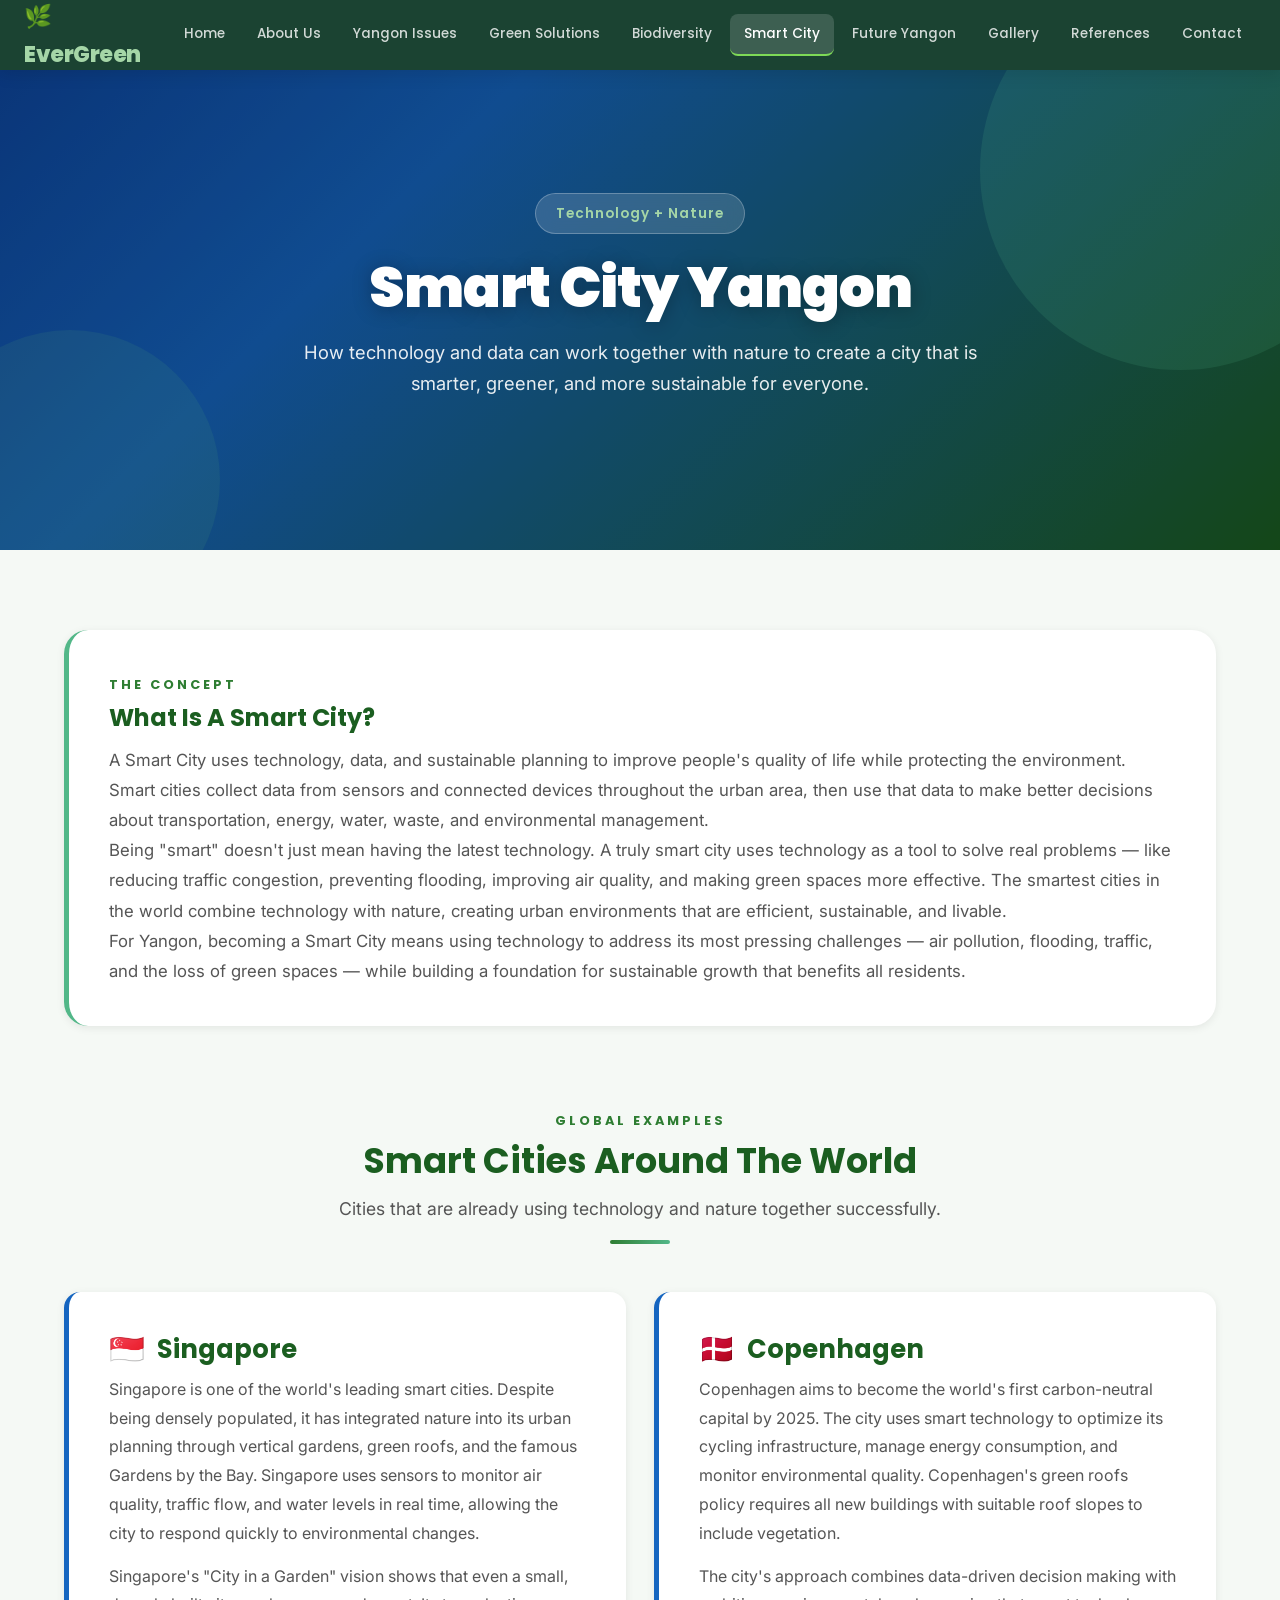
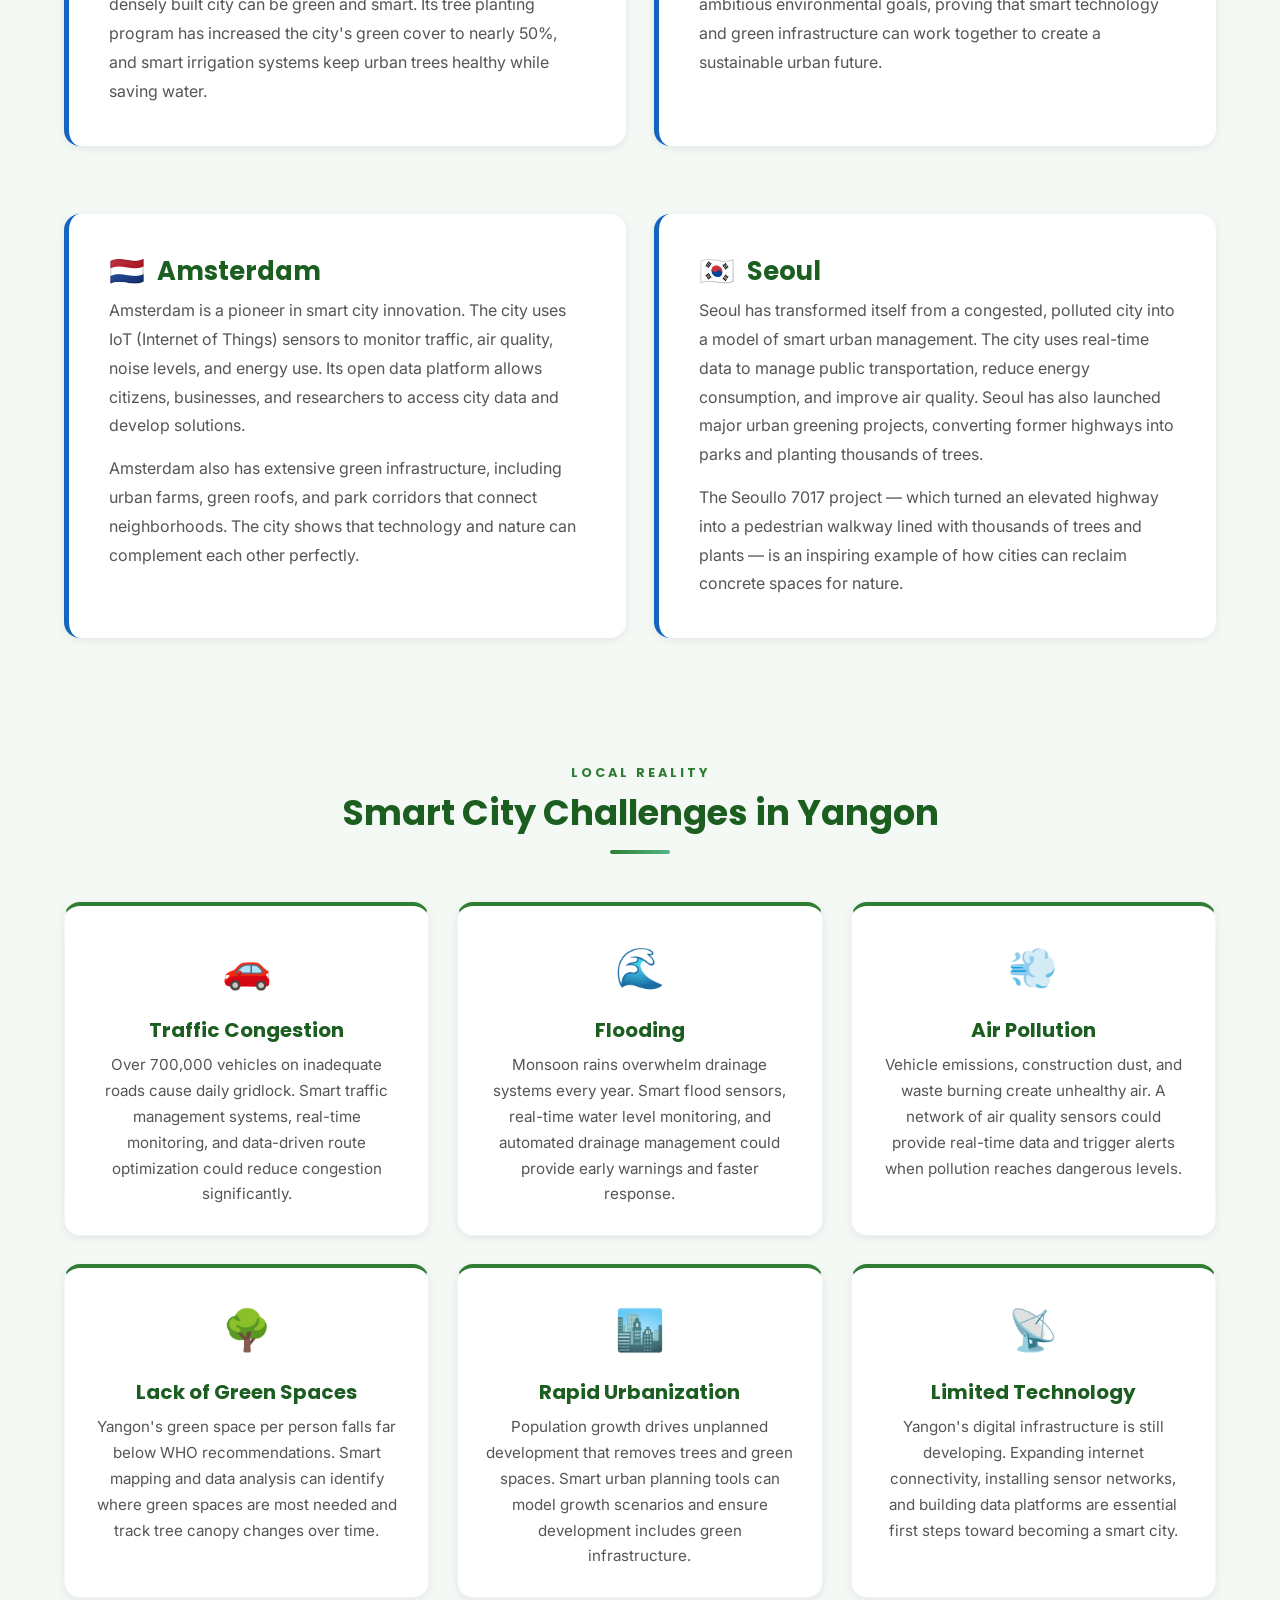
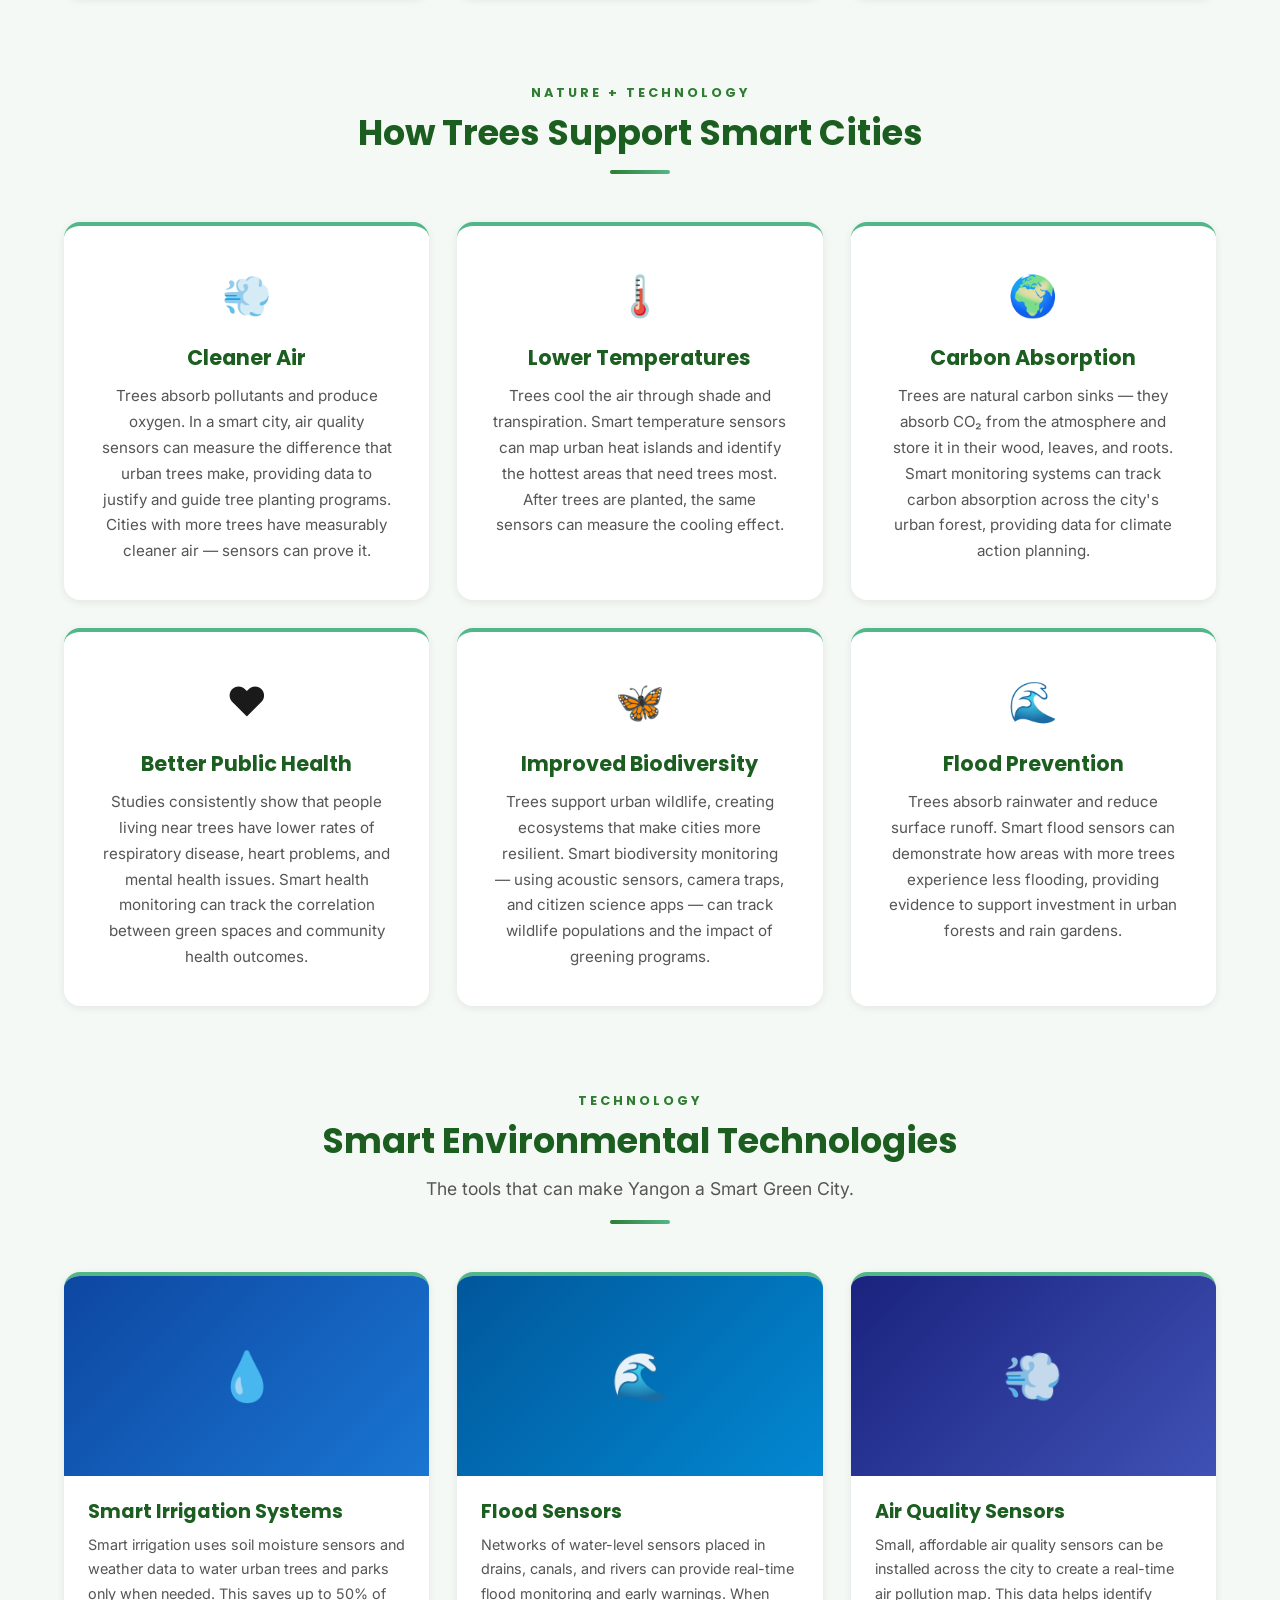
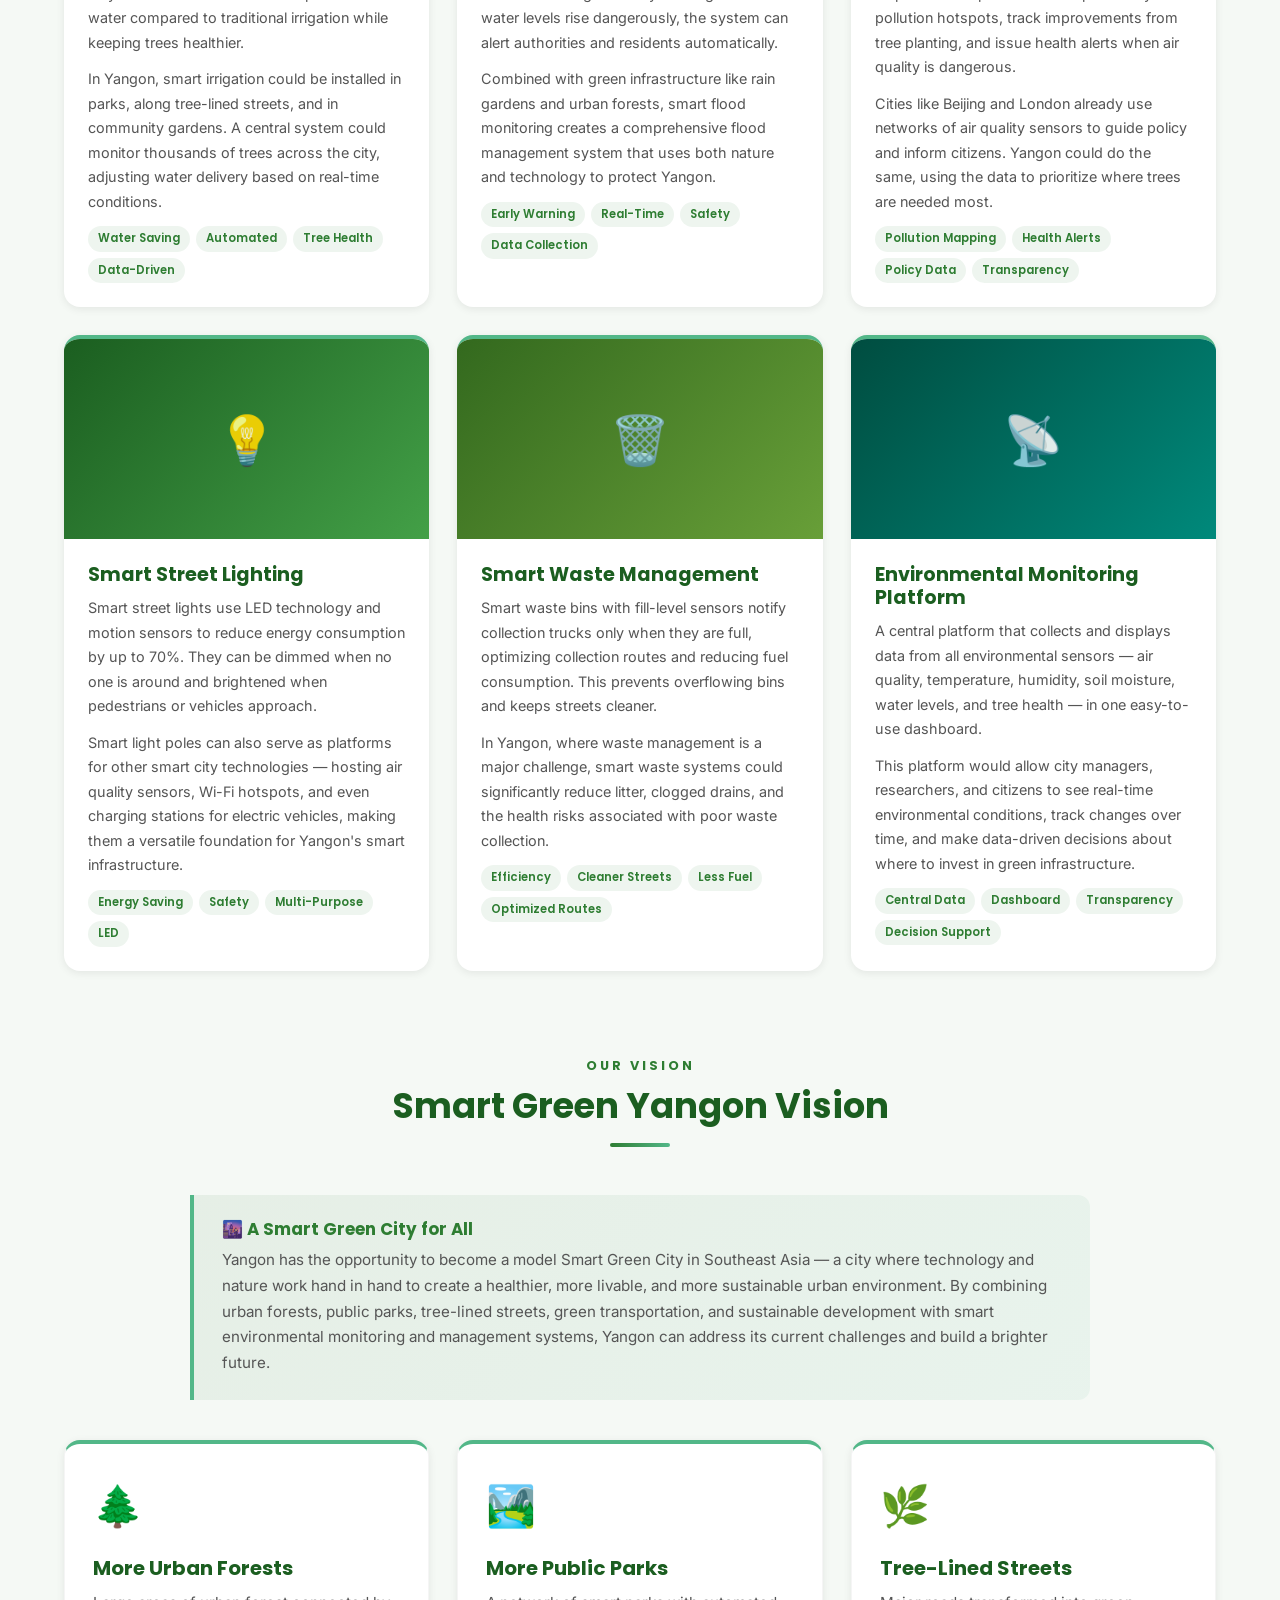
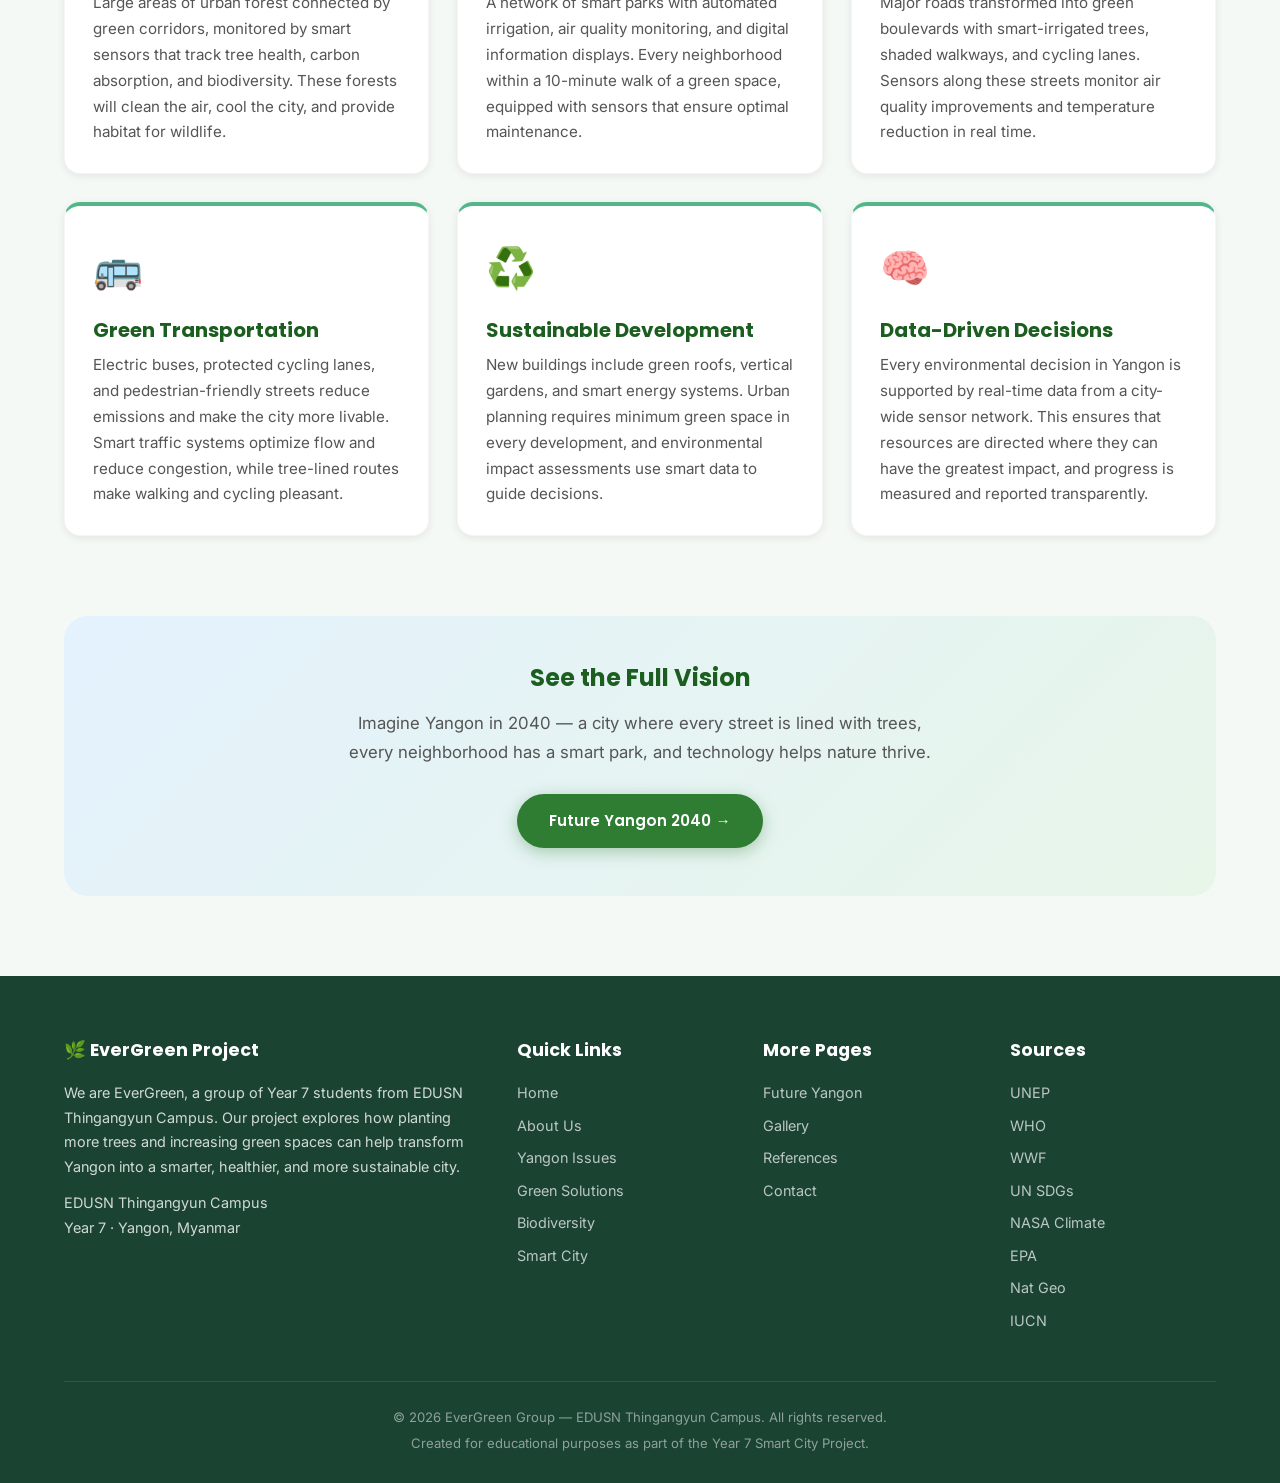
<file: EverGreen/smartcity.html>
<!DOCTYPE html>
<html lang="en">
<head>
    <meta charset="UTF-8">
    <meta name="viewport" content="width=device-width, initial-scale=1.0">
    <title>Smart City — EverGreen</title>
    <link rel="stylesheet" href="style.css">
</head>
<body class="page-smartcity">

    <header class="navbar">
        <div class="nav-brand"><a href="index.html">🌿 EverGreen</a></div>
        <input type="checkbox" id="nav-toggle" class="nav-toggle">
        <label for="nav-toggle" class="nav-toggle-label"><span></span><span></span><span></span></label>
        <nav class="nav-links">
            <a href="index.html" class="nav-home">Home</a>
            <a href="about.html" class="nav-about">About Us</a>
            <a href="issues.html" class="nav-issues">Yangon Issues</a>
            <a href="solutions.html" class="nav-solutions">Green Solutions</a>
            <a href="biodiversity.html" class="nav-biodiversity">Biodiversity</a>
            <a href="smartcity.html" class="nav-smartcity">Smart City</a>
            <a href="future.html" class="nav-future">Future Yangon</a>
            <a href="gallery.html" class="nav-gallery">Gallery</a>
            <a href="references.html" class="nav-references">References</a>
            <a href="contact.html" class="nav-contact">Contact</a>
        </nav>
    </header>

    <section class="hero hero-smartcity">
        <div class="hero-overlay">
            <div class="hero-content">
                <span class="hero-badge">Technology + Nature</span>
                <h1>Smart City Yangon</h1>
                <p>How technology and data can work together with nature to create a city that is smarter, greener, and more sustainable for everyone.</p>
            </div>
        </div>
    </section>

    <main class="main-content">
        <div class="container">

            <!-- What Is A Smart City -->
            <section class="section">
                <div class="page-intro">
                    <span class="section-label">The Concept</span>
                    <h2>What Is A Smart City?</h2>
                    <p>A Smart City uses technology, data, and sustainable planning to improve people's quality of life while protecting the environment. Smart cities collect data from sensors and connected devices throughout the urban area, then use that data to make better decisions about transportation, energy, water, waste, and environmental management.</p>
                    <p>Being "smart" doesn't just mean having the latest technology. A truly smart city uses technology as a tool to solve real problems — like reducing traffic congestion, preventing flooding, improving air quality, and making green spaces more effective. The smartest cities in the world combine technology with nature, creating urban environments that are efficient, sustainable, and livable.</p>
                    <p>For Yangon, becoming a Smart City means using technology to address its most pressing challenges — air pollution, flooding, traffic, and the loss of green spaces — while building a foundation for sustainable growth that benefits all residents.</p>
                </div>
            </section>

            <!-- Smart Cities Around The World -->
            <section class="section">
                <div class="section-header">
                    <span class="section-label">Global Examples</span>
                    <h2>Smart Cities Around The World</h2>
                    <p>Cities that are already using technology and nature together successfully.</p>
                    <div class="section-divider"></div>
                </div>
                <div class="grid-2">
                    <div class="issue-block" style="border-left-color: #1565C0;">
                        <h3><span class="issue-icon">🇸🇬</span> Singapore</h3>
                        <p>Singapore is one of the world's leading smart cities. Despite being densely populated, it has integrated nature into its urban planning through vertical gardens, green roofs, and the famous Gardens by the Bay. Singapore uses sensors to monitor air quality, traffic flow, and water levels in real time, allowing the city to respond quickly to environmental changes.</p>
                        <p>Singapore's "City in a Garden" vision shows that even a small, densely built city can be green and smart. Its tree planting program has increased the city's green cover to nearly 50%, and smart irrigation systems keep urban trees healthy while saving water.</p>
                    </div>
                    <div class="issue-block" style="border-left-color: #1565C0;">
                        <h3><span class="issue-icon">🇩🇰</span> Copenhagen</h3>
                        <p>Copenhagen aims to become the world's first carbon-neutral capital by 2025. The city uses smart technology to optimize its cycling infrastructure, manage energy consumption, and monitor environmental quality. Copenhagen's green roofs policy requires all new buildings with suitable roof slopes to include vegetation.</p>
                        <p>The city's approach combines data-driven decision making with ambitious environmental goals, proving that smart technology and green infrastructure can work together to create a sustainable urban future.</p>
                    </div>
                    <div class="issue-block" style="border-left-color: #1565C0;">
                        <h3><span class="issue-icon">🇳🇱</span> Amsterdam</h3>
                        <p>Amsterdam is a pioneer in smart city innovation. The city uses IoT (Internet of Things) sensors to monitor traffic, air quality, noise levels, and energy use. Its open data platform allows citizens, businesses, and researchers to access city data and develop solutions.</p>
                        <p>Amsterdam also has extensive green infrastructure, including urban farms, green roofs, and park corridors that connect neighborhoods. The city shows that technology and nature can complement each other perfectly.</p>
                    </div>
                    <div class="issue-block" style="border-left-color: #1565C0;">
                        <h3><span class="issue-icon">🇰🇷</span> Seoul</h3>
                        <p>Seoul has transformed itself from a congested, polluted city into a model of smart urban management. The city uses real-time data to manage public transportation, reduce energy consumption, and improve air quality. Seoul has also launched major urban greening projects, converting former highways into parks and planting thousands of trees.</p>
                        <p>The Seoullo 7017 project — which turned an elevated highway into a pedestrian walkway lined with thousands of trees and plants — is an inspiring example of how cities can reclaim concrete spaces for nature.</p>
                    </div>
                </div>
            </section>

            <!-- Smart City Challenges in Yangon -->
            <section class="section">
                <div class="section-header">
                    <span class="section-label">Local Reality</span>
                    <h2>Smart City Challenges in Yangon</h2>
                    <div class="section-divider"></div>
                </div>
                <div class="grid-3">
                    <div class="card card-accent-primary">
                        <div class="card-body text-center">
                            <span class="card-icon">🚗</span>
                            <h3 class="card-title">Traffic Congestion</h3>
                            <p class="card-text">Over 700,000 vehicles on inadequate roads cause daily gridlock. Smart traffic management systems, real-time monitoring, and data-driven route optimization could reduce congestion significantly.</p>
                        </div>
                    </div>
                    <div class="card card-accent-primary">
                        <div class="card-body text-center">
                            <span class="card-icon">🌊</span>
                            <h3 class="card-title">Flooding</h3>
                            <p class="card-text">Monsoon rains overwhelm drainage systems every year. Smart flood sensors, real-time water level monitoring, and automated drainage management could provide early warnings and faster response.</p>
                        </div>
                    </div>
                    <div class="card card-accent-primary">
                        <div class="card-body text-center">
                            <span class="card-icon">💨</span>
                            <h3 class="card-title">Air Pollution</h3>
                            <p class="card-text">Vehicle emissions, construction dust, and waste burning create unhealthy air. A network of air quality sensors could provide real-time data and trigger alerts when pollution reaches dangerous levels.</p>
                        </div>
                    </div>
                    <div class="card card-accent-primary">
                        <div class="card-body text-center">
                            <span class="card-icon">🌳</span>
                            <h3 class="card-title">Lack of Green Spaces</h3>
                            <p class="card-text">Yangon's green space per person falls far below WHO recommendations. Smart mapping and data analysis can identify where green spaces are most needed and track tree canopy changes over time.</p>
                        </div>
                    </div>
                    <div class="card card-accent-primary">
                        <div class="card-body text-center">
                            <span class="card-icon">🏙️</span>
                            <h3 class="card-title">Rapid Urbanization</h3>
                            <p class="card-text">Population growth drives unplanned development that removes trees and green spaces. Smart urban planning tools can model growth scenarios and ensure development includes green infrastructure.</p>
                        </div>
                    </div>
                    <div class="card card-accent-primary">
                        <div class="card-body text-center">
                            <span class="card-icon">📡</span>
                            <h3 class="card-title">Limited Technology</h3>
                            <p class="card-text">Yangon's digital infrastructure is still developing. Expanding internet connectivity, installing sensor networks, and building data platforms are essential first steps toward becoming a smart city.</p>
                        </div>
                    </div>
                </div>
            </section>

            <!-- How Trees Support Smart Cities -->
            <section class="section">
                <div class="section-header">
                    <span class="section-label">Nature + Technology</span>
                    <h2>How Trees Support Smart Cities</h2>
                    <div class="section-divider"></div>
                </div>
                <div class="grid-3">
                    <div class="mv-card">
                        <div class="mv-icon">💨</div>
                        <h3>Cleaner Air</h3>
                        <p>Trees absorb pollutants and produce oxygen. In a smart city, air quality sensors can measure the difference that urban trees make, providing data to justify and guide tree planting programs. Cities with more trees have measurably cleaner air — sensors can prove it.</p>
                    </div>
                    <div class="mv-card">
                        <div class="mv-icon">🌡️</div>
                        <h3>Lower Temperatures</h3>
                        <p>Trees cool the air through shade and transpiration. Smart temperature sensors can map urban heat islands and identify the hottest areas that need trees most. After trees are planted, the same sensors can measure the cooling effect.</p>
                    </div>
                    <div class="mv-card">
                        <div class="mv-icon">🌍</div>
                        <h3>Carbon Absorption</h3>
                        <p>Trees are natural carbon sinks — they absorb CO₂ from the atmosphere and store it in their wood, leaves, and roots. Smart monitoring systems can track carbon absorption across the city's urban forest, providing data for climate action planning.</p>
                    </div>
                    <div class="mv-card">
                        <div class="mv-icon">❤️</div>
                        <h3>Better Public Health</h3>
                        <p>Studies consistently show that people living near trees have lower rates of respiratory disease, heart problems, and mental health issues. Smart health monitoring can track the correlation between green spaces and community health outcomes.</p>
                    </div>
                    <div class="mv-card">
                        <div class="mv-icon">🦋</div>
                        <h3>Improved Biodiversity</h3>
                        <p>Trees support urban wildlife, creating ecosystems that make cities more resilient. Smart biodiversity monitoring — using acoustic sensors, camera traps, and citizen science apps — can track wildlife populations and the impact of greening programs.</p>
                    </div>
                    <div class="mv-card">
                        <div class="mv-icon">🌊</div>
                        <h3>Flood Prevention</h3>
                        <p>Trees absorb rainwater and reduce surface runoff. Smart flood sensors can demonstrate how areas with more trees experience less flooding, providing evidence to support investment in urban forests and rain gardens.</p>
                    </div>
                </div>
            </section>

            <!-- Smart Environmental Technologies -->
            <section class="section">
                <div class="section-header">
                    <span class="section-label">Technology</span>
                    <h2>Smart Environmental Technologies</h2>
                    <p>The tools that can make Yangon a Smart Green City.</p>
                    <div class="section-divider"></div>
                </div>
                <div class="grid-3">
                    <div class="solution-card">
                        <div class="solution-img" style="background: linear-gradient(135deg, #0D47A1, #1976D2);">💧</div>
                        <div class="solution-body">
                            <h3>Smart Irrigation Systems</h3>
                            <p>Smart irrigation uses soil moisture sensors and weather data to water urban trees and parks only when needed. This saves up to 50% of water compared to traditional irrigation while keeping trees healthier.</p>
                            <p>In Yangon, smart irrigation could be installed in parks, along tree-lined streets, and in community gardens. A central system could monitor thousands of trees across the city, adjusting water delivery based on real-time conditions.</p>
                            <div class="solution-benefits">
                                <span>Water Saving</span><span>Automated</span><span>Tree Health</span><span>Data-Driven</span>
                            </div>
                        </div>
                    </div>
                    <div class="solution-card">
                        <div class="solution-img" style="background: linear-gradient(135deg, #01579B, #0288D1);">🌊</div>
                        <div class="solution-body">
                            <h3>Flood Sensors</h3>
                            <p>Networks of water-level sensors placed in drains, canals, and rivers can provide real-time flood monitoring and early warnings. When water levels rise dangerously, the system can alert authorities and residents automatically.</p>
                            <p>Combined with green infrastructure like rain gardens and urban forests, smart flood monitoring creates a comprehensive flood management system that uses both nature and technology to protect Yangon.</p>
                            <div class="solution-benefits">
                                <span>Early Warning</span><span>Real-Time</span><span>Safety</span><span>Data Collection</span>
                            </div>
                        </div>
                    </div>
                    <div class="solution-card">
                        <div class="solution-img" style="background: linear-gradient(135deg, #1A237E, #3F51B5);">💨</div>
                        <div class="solution-body">
                            <h3>Air Quality Sensors</h3>
                            <p>Small, affordable air quality sensors can be installed across the city to create a real-time air pollution map. This data helps identify pollution hotspots, track improvements from tree planting, and issue health alerts when air quality is dangerous.</p>
                            <p>Cities like Beijing and London already use networks of air quality sensors to guide policy and inform citizens. Yangon could do the same, using the data to prioritize where trees are needed most.</p>
                            <div class="solution-benefits">
                                <span>Pollution Mapping</span><span>Health Alerts</span><span>Policy Data</span><span>Transparency</span>
                            </div>
                        </div>
                    </div>
                    <div class="solution-card">
                        <div class="solution-img" style="background: linear-gradient(135deg, #1B5E20, #43A047);">💡</div>
                        <div class="solution-body">
                            <h3>Smart Street Lighting</h3>
                            <p>Smart street lights use LED technology and motion sensors to reduce energy consumption by up to 70%. They can be dimmed when no one is around and brightened when pedestrians or vehicles approach.</p>
                            <p>Smart light poles can also serve as platforms for other smart city technologies — hosting air quality sensors, Wi-Fi hotspots, and even charging stations for electric vehicles, making them a versatile foundation for Yangon's smart infrastructure.</p>
                            <div class="solution-benefits">
                                <span>Energy Saving</span><span>Safety</span><span>Multi-Purpose</span><span>LED</span>
                            </div>
                        </div>
                    </div>
                    <div class="solution-card">
                        <div class="solution-img" style="background: linear-gradient(135deg, #33691E, #689F38);">🗑️</div>
                        <div class="solution-body">
                            <h3>Smart Waste Management</h3>
                            <p>Smart waste bins with fill-level sensors notify collection trucks only when they are full, optimizing collection routes and reducing fuel consumption. This prevents overflowing bins and keeps streets cleaner.</p>
                            <p>In Yangon, where waste management is a major challenge, smart waste systems could significantly reduce litter, clogged drains, and the health risks associated with poor waste collection.</p>
                            <div class="solution-benefits">
                                <span>Efficiency</span><span>Cleaner Streets</span><span>Less Fuel</span><span>Optimized Routes</span>
                            </div>
                        </div>
                    </div>
                    <div class="solution-card">
                        <div class="solution-img" style="background: linear-gradient(135deg, #004D40, #00897B);">📡</div>
                        <div class="solution-body">
                            <h3>Environmental Monitoring Platform</h3>
                            <p>A central platform that collects and displays data from all environmental sensors — air quality, temperature, humidity, soil moisture, water levels, and tree health — in one easy-to-use dashboard.</p>
                            <p>This platform would allow city managers, researchers, and citizens to see real-time environmental conditions, track changes over time, and make data-driven decisions about where to invest in green infrastructure.</p>
                            <div class="solution-benefits">
                                <span>Central Data</span><span>Dashboard</span><span>Transparency</span><span>Decision Support</span>
                            </div>
                        </div>
                    </div>
                </div>
            </section>

            <!-- Smart Green Yangon Vision -->
            <section class="section">
                <div class="section-header">
                    <span class="section-label">Our Vision</span>
                    <h2>Smart Green Yangon Vision</h2>
                    <div class="section-divider"></div>
                </div>
                <div class="info-box" style="max-width: 900px; margin: 0 auto 40px;">
                    <h4>🌆 A Smart Green City for All</h4>
                    <p>Yangon has the opportunity to become a model Smart Green City in Southeast Asia — a city where technology and nature work hand in hand to create a healthier, more livable, and more sustainable urban environment. By combining urban forests, public parks, tree-lined streets, green transportation, and sustainable development with smart environmental monitoring and management systems, Yangon can address its current challenges and build a brighter future.</p>
                </div>
                <div class="grid-3">
                    <div class="card card-accent">
                        <div class="card-body">
                            <span class="card-icon">🌲</span>
                            <h3 class="card-title">More Urban Forests</h3>
                            <p class="card-text">Large areas of urban forest connected by green corridors, monitored by smart sensors that track tree health, carbon absorption, and biodiversity. These forests will clean the air, cool the city, and provide habitat for wildlife.</p>
                        </div>
                    </div>
                    <div class="card card-accent">
                        <div class="card-body">
                            <span class="card-icon">🏞️</span>
                            <h3 class="card-title">More Public Parks</h3>
                            <p class="card-text">A network of smart parks with automated irrigation, air quality monitoring, and digital information displays. Every neighborhood within a 10-minute walk of a green space, equipped with sensors that ensure optimal maintenance.</p>
                        </div>
                    </div>
                    <div class="card card-accent">
                        <div class="card-body">
                            <span class="card-icon">🌿</span>
                            <h3 class="card-title">Tree-Lined Streets</h3>
                            <p class="card-text">Major roads transformed into green boulevards with smart-irrigated trees, shaded walkways, and cycling lanes. Sensors along these streets monitor air quality improvements and temperature reduction in real time.</p>
                        </div>
                    </div>
                    <div class="card card-accent">
                        <div class="card-body">
                            <span class="card-icon">🚌</span>
                            <h3 class="card-title">Green Transportation</h3>
                            <p class="card-text">Electric buses, protected cycling lanes, and pedestrian-friendly streets reduce emissions and make the city more livable. Smart traffic systems optimize flow and reduce congestion, while tree-lined routes make walking and cycling pleasant.</p>
                        </div>
                    </div>
                    <div class="card card-accent">
                        <div class="card-body">
                            <span class="card-icon">♻️</span>
                            <h3 class="card-title">Sustainable Development</h3>
                            <p class="card-text">New buildings include green roofs, vertical gardens, and smart energy systems. Urban planning requires minimum green space in every development, and environmental impact assessments use smart data to guide decisions.</p>
                        </div>
                    </div>
                    <div class="card card-accent">
                        <div class="card-body">
                            <span class="card-icon">🧠</span>
                            <h3 class="card-title">Data-Driven Decisions</h3>
                            <p class="card-text">Every environmental decision in Yangon is supported by real-time data from a city-wide sensor network. This ensures that resources are directed where they can have the greatest impact, and progress is measured and reported transparently.</p>
                        </div>
                    </div>
                </div>
            </section>

            <!-- CTA -->
            <section class="section text-center" style="padding: 48px; background: linear-gradient(135deg, #E3F2FD, #E8F5E9); border-radius: 24px;">
                <h2 style="color: var(--dark-green); margin-bottom: 16px;">See the Full Vision</h2>
                <p style="color: var(--text-gray); max-width: 600px; margin: 0 auto 28px; font-size: 1.05rem;">Imagine Yangon in 2040 — a city where every street is lined with trees, every neighborhood has a smart park, and technology helps nature thrive.</p>
                <a href="future.html" class="btn btn-primary">Future Yangon 2040 →</a>
            </section>

        </div>
    </main>

    <footer class="footer">
        <div class="container">
            <div class="footer-grid">
                <div>
                    <h4>🌿 EverGreen Project</h4>
                    <p>We are EverGreen, a group of Year 7 students from EDUSN Thingangyun Campus. Our project explores how planting more trees and increasing green spaces can help transform Yangon into a smarter, healthier, and more sustainable city.</p>
                    <p style="margin-top: 12px;">EDUSN Thingangyun Campus<br>Year 7 · Yangon, Myanmar</p>
                </div>
                <div>
                    <h4>Quick Links</h4>
                    <div class="footer-links">
                        <a href="index.html">Home</a><a href="about.html">About Us</a><a href="issues.html">Yangon Issues</a><a href="solutions.html">Green Solutions</a><a href="biodiversity.html">Biodiversity</a><a href="smartcity.html">Smart City</a>
                    </div>
                </div>
                <div>
                    <h4>More Pages</h4>
                    <div class="footer-links">
                        <a href="future.html">Future Yangon</a><a href="gallery.html">Gallery</a><a href="references.html">References</a><a href="contact.html">Contact</a>
                    </div>
                </div>
                <div>
                    <h4>Sources</h4>
                    <div class="footer-links">
                        <a href="https://www.unep.org" target="_blank">UNEP</a><a href="https://www.who.int" target="_blank">WHO</a><a href="https://www.wwf.org" target="_blank">WWF</a><a href="https://www.un.org/sustainabledevelopment" target="_blank">UN SDGs</a><a href="https://climate.nasa.gov" target="_blank">NASA Climate</a><a href="https://www.epa.gov" target="_blank">EPA</a><a href="https://www.nationalgeographic.com/environment" target="_blank">Nat Geo</a><a href="https://www.iucn.org" target="_blank">IUCN</a>
                    </div>
                </div>
            </div>
            <div class="footer-bottom">
                <p>© 2026 EverGreen Group — EDUSN Thingangyun Campus. All rights reserved.</p>
                <p>Created for educational purposes as part of the Year 7 Smart City Project.</p>
            </div>
        </div>
    </footer>

</body>
</html>
</file>
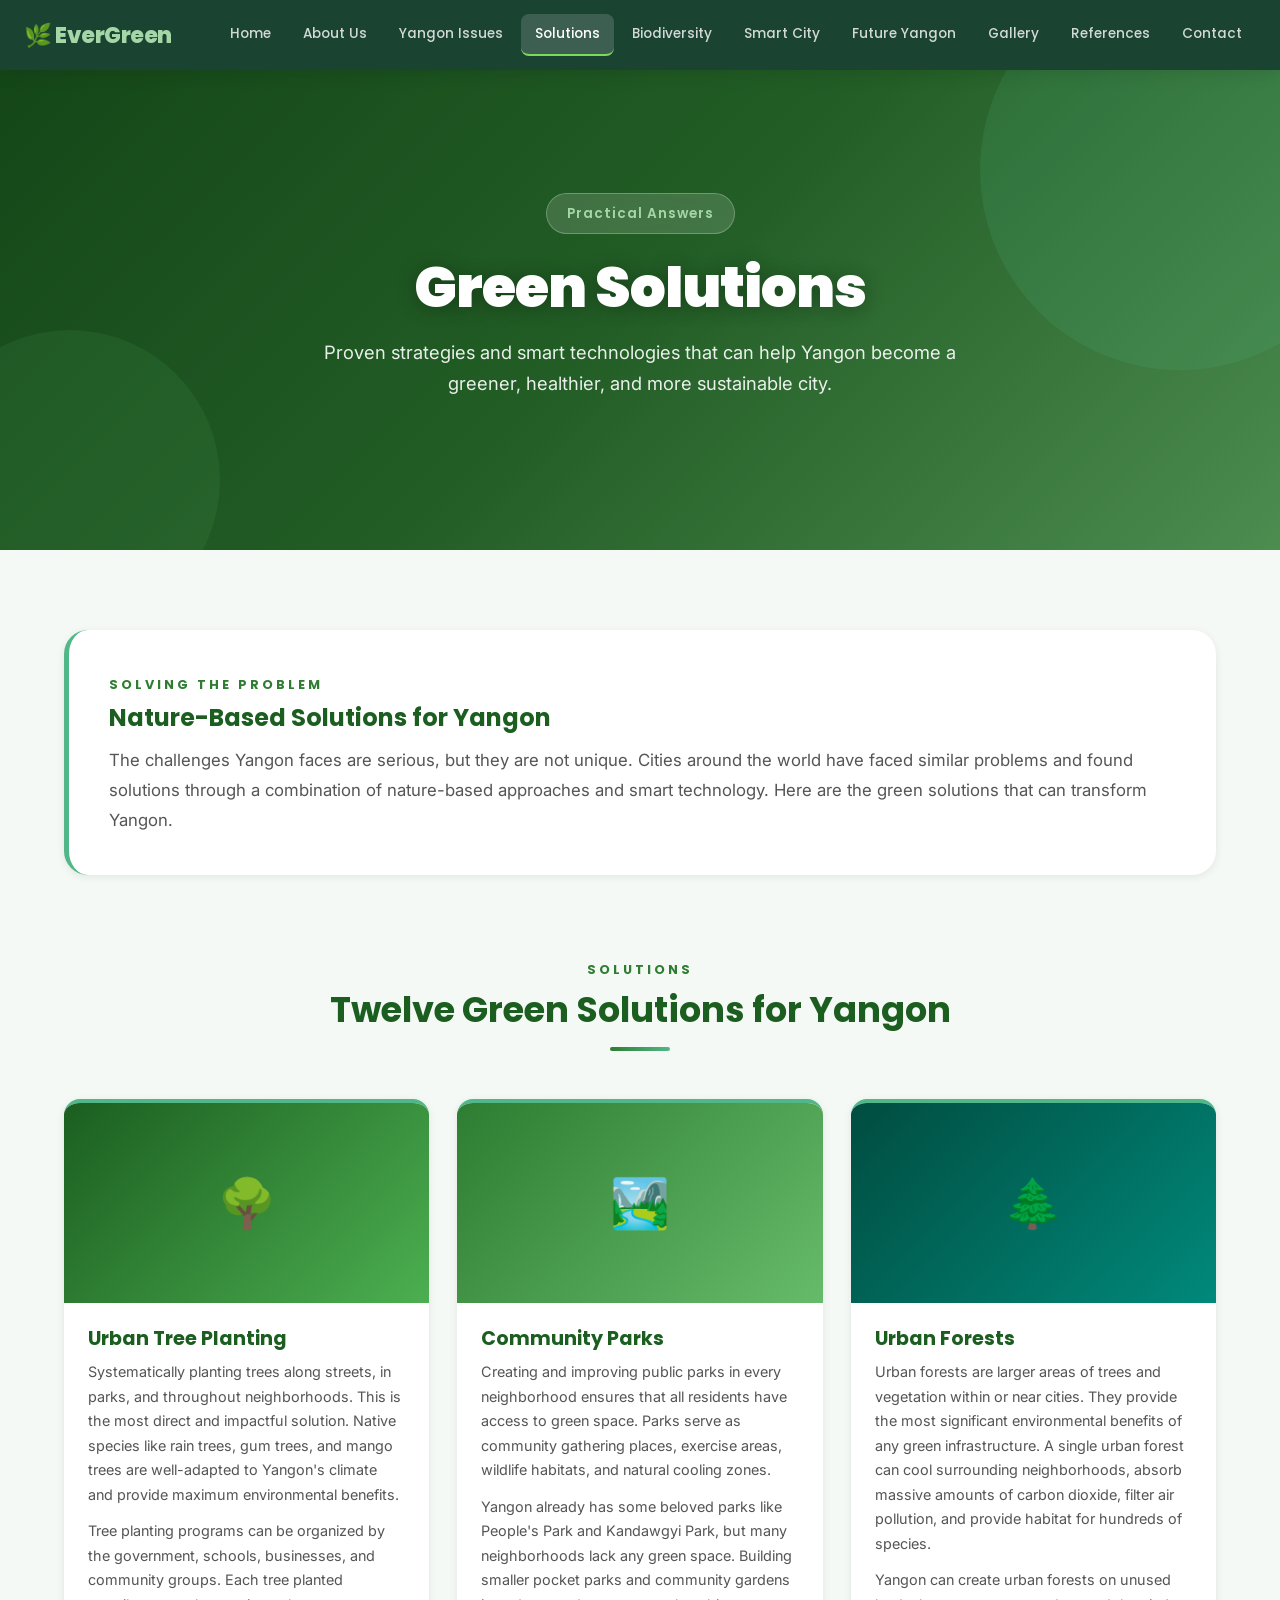
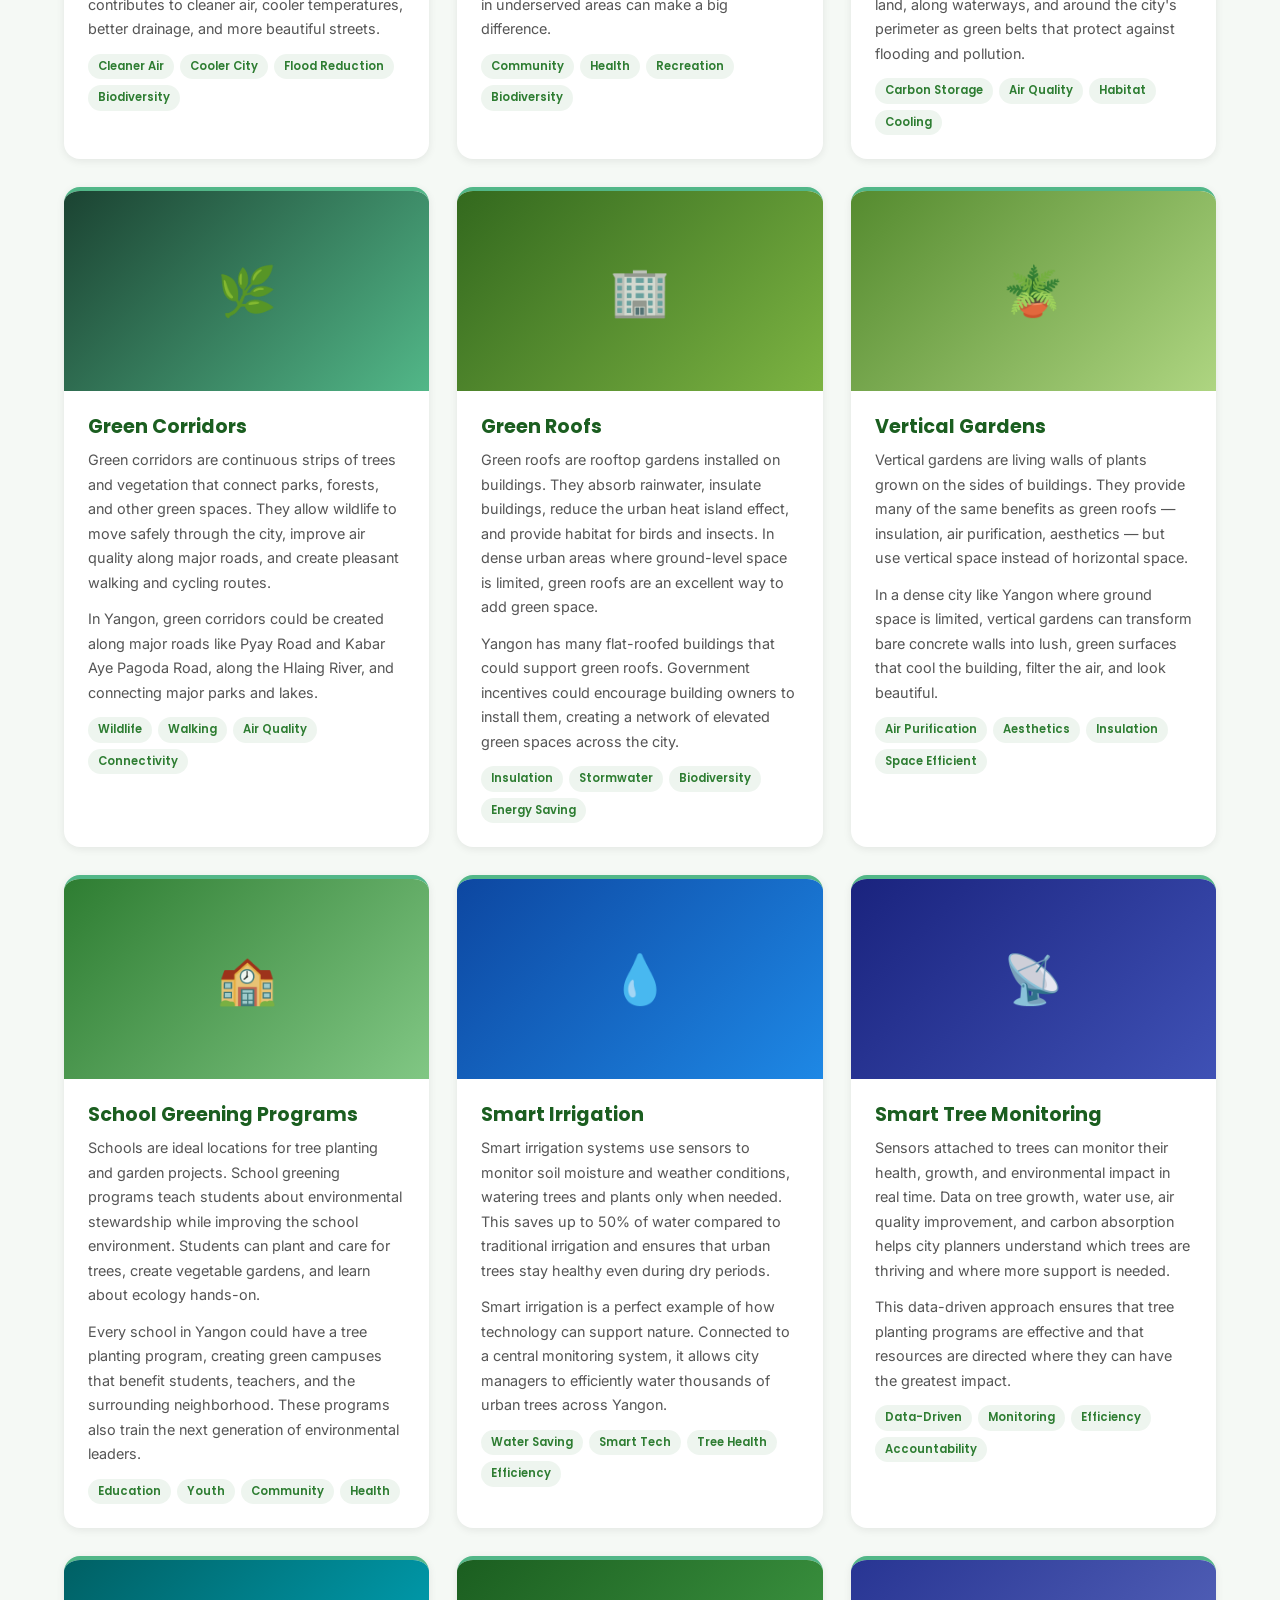
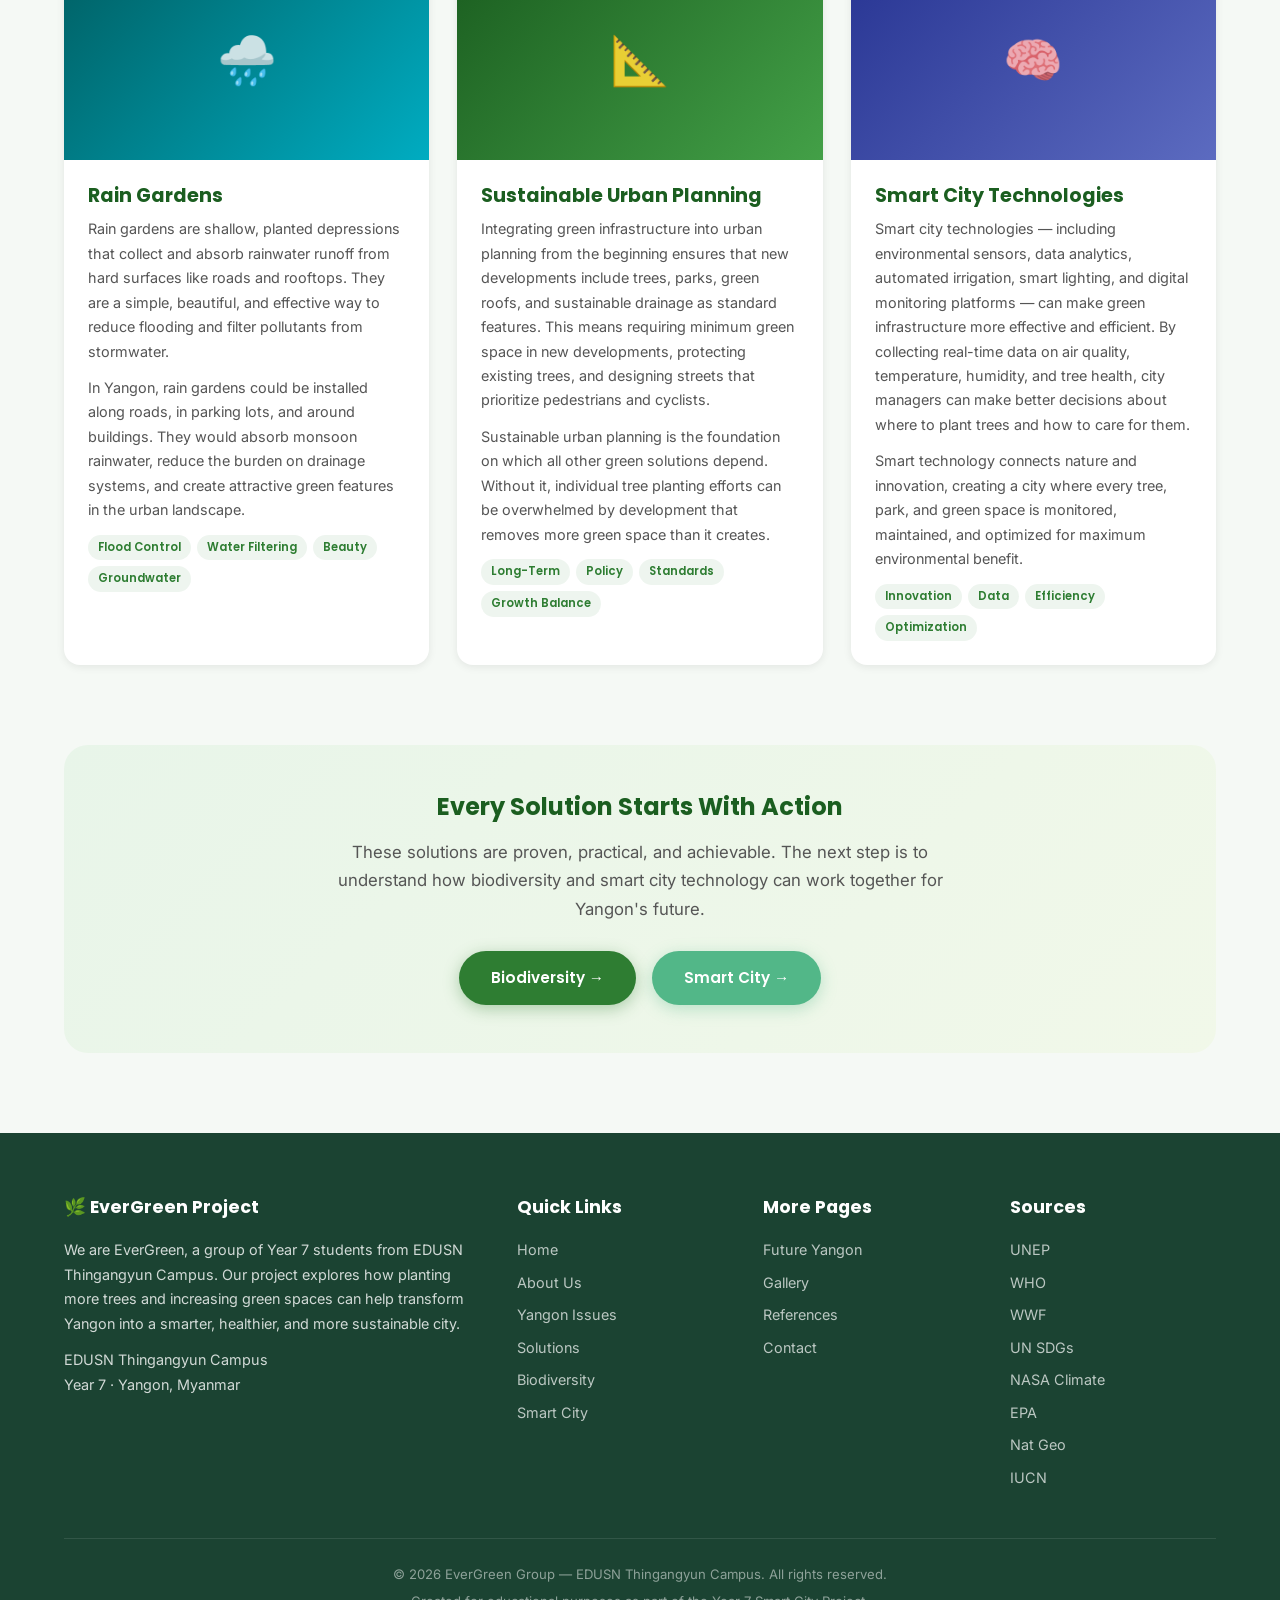
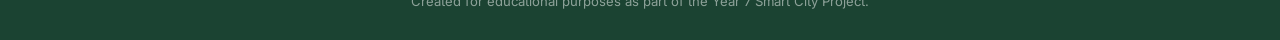
<file: EverGreen/solutions.html>
<!DOCTYPE html>
<html lang="en">
<head>
    <meta charset="UTF-8">
    <meta name="viewport" content="width=device-width, initial-scale=1.0">
    <title>Green Solutions — EverGreen</title>
    <link rel="stylesheet" href="style.css">
</head>
<body class="page-solutions">

    <header class="navbar">
        <div class="nav-brand"><a href="index.html">🌿 EverGreen</a></div>
        <input type="checkbox" id="nav-toggle" class="nav-toggle">
        <label for="nav-toggle" class="nav-toggle-label"><span></span><span></span><span></span></label>
        <nav class="nav-links">
            <a href="index.html" class="nav-home">Home</a>
            <a href="about.html" class="nav-about">About Us</a>
            <a href="issues.html" class="nav-issues">Yangon Issues</a>
            <a href="solutions.html" class="nav-solutions">Solutions</a>
            <a href="biodiversity.html" class="nav-biodiversity">Biodiversity</a>
            <a href="smartcity.html" class="nav-smartcity">Smart City</a>
            <a href="future.html" class="nav-future">Future Yangon</a>
            <a href="gallery.html" class="nav-gallery">Gallery</a>
            <a href="references.html" class="nav-references">References</a>
            <a href="contact.html" class="nav-contact">Contact</a>
        </nav>
    </header>

    <section class="hero hero-solutions">
        <div class="hero-overlay">
            <div class="hero-content">
                <span class="hero-badge">Practical Answers</span>
                <h1>Green Solutions</h1>
                <p>Proven strategies and smart technologies that can help Yangon become a greener, healthier, and more sustainable city.</p>
            </div>
        </div>
    </section>

    <main class="main-content">
        <div class="container">

            <section class="section">
                <div class="page-intro">
                    <span class="section-label">Solving The Problem</span>
                    <h2>Nature-Based Solutions for Yangon</h2>
                    <p>The challenges Yangon faces are serious, but they are not unique. Cities around the world have faced similar problems and found solutions through a combination of nature-based approaches and smart technology. Here are the green solutions that can transform Yangon.</p>
                </div>
            </section>

            <!-- Solutions Grid -->
            <section class="section">
                <div class="section-header">
                    <span class="section-label">Solutions</span>
                    <h2>Twelve Green Solutions for Yangon</h2>
                    <div class="section-divider"></div>
                </div>
                <div class="grid-3">

                    <!-- Solution 1 -->
                    <div class="solution-card">
                        <div class="solution-img" style="background: linear-gradient(135deg, #1B5E20, #4CAF50);">🌳</div>
                        <div class="solution-body">
                            <h3>Urban Tree Planting</h3>
                            <p>Systematically planting trees along streets, in parks, and throughout neighborhoods. This is the most direct and impactful solution. Native species like rain trees, gum trees, and mango trees are well-adapted to Yangon's climate and provide maximum environmental benefits.</p>
                            <p>Tree planting programs can be organized by the government, schools, businesses, and community groups. Each tree planted contributes to cleaner air, cooler temperatures, better drainage, and more beautiful streets.</p>
                            <div class="solution-benefits">
                                <span>Cleaner Air</span><span>Cooler City</span><span>Flood Reduction</span><span>Biodiversity</span>
                            </div>
                        </div>
                    </div>

                    <!-- Solution 2 -->
                    <div class="solution-card">
                        <div class="solution-img" style="background: linear-gradient(135deg, #2E7D32, #66BB6A);">🏞️</div>
                        <div class="solution-body">
                            <h3>Community Parks</h3>
                            <p>Creating and improving public parks in every neighborhood ensures that all residents have access to green space. Parks serve as community gathering places, exercise areas, wildlife habitats, and natural cooling zones.</p>
                            <p>Yangon already has some beloved parks like People's Park and Kandawgyi Park, but many neighborhoods lack any green space. Building smaller pocket parks and community gardens in underserved areas can make a big difference.</p>
                            <div class="solution-benefits">
                                <span>Community</span><span>Health</span><span>Recreation</span><span>Biodiversity</span>
                            </div>
                        </div>
                    </div>

                    <!-- Solution 3 -->
                    <div class="solution-card">
                        <div class="solution-img" style="background: linear-gradient(135deg, #004D40, #00897B);">🌲</div>
                        <div class="solution-body">
                            <h3>Urban Forests</h3>
                            <p>Urban forests are larger areas of trees and vegetation within or near cities. They provide the most significant environmental benefits of any green infrastructure. A single urban forest can cool surrounding neighborhoods, absorb massive amounts of carbon dioxide, filter air pollution, and provide habitat for hundreds of species.</p>
                            <p>Yangon can create urban forests on unused land, along waterways, and around the city's perimeter as green belts that protect against flooding and pollution.</p>
                            <div class="solution-benefits">
                                <span>Carbon Storage</span><span>Air Quality</span><span>Habitat</span><span>Cooling</span>
                            </div>
                        </div>
                    </div>

                    <!-- Solution 4 -->
                    <div class="solution-card">
                        <div class="solution-img" style="background: linear-gradient(135deg, #1B4332, #52B788);">🌿</div>
                        <div class="solution-body">
                            <h3>Green Corridors</h3>
                            <p>Green corridors are continuous strips of trees and vegetation that connect parks, forests, and other green spaces. They allow wildlife to move safely through the city, improve air quality along major roads, and create pleasant walking and cycling routes.</p>
                            <p>In Yangon, green corridors could be created along major roads like Pyay Road and Kabar Aye Pagoda Road, along the Hlaing River, and connecting major parks and lakes.</p>
                            <div class="solution-benefits">
                                <span>Wildlife</span><span>Walking</span><span>Air Quality</span><span>Connectivity</span>
                            </div>
                        </div>
                    </div>

                    <!-- Solution 5 -->
                    <div class="solution-card">
                        <div class="solution-img" style="background: linear-gradient(135deg, #33691E, #7CB342);">🏢</div>
                        <div class="solution-body">
                            <h3>Green Roofs</h3>
                            <p>Green roofs are rooftop gardens installed on buildings. They absorb rainwater, insulate buildings, reduce the urban heat island effect, and provide habitat for birds and insects. In dense urban areas where ground-level space is limited, green roofs are an excellent way to add green space.</p>
                            <p>Yangon has many flat-roofed buildings that could support green roofs. Government incentives could encourage building owners to install them, creating a network of elevated green spaces across the city.</p>
                            <div class="solution-benefits">
                                <span>Insulation</span><span>Stormwater</span><span>Biodiversity</span><span>Energy Saving</span>
                            </div>
                        </div>
                    </div>

                    <!-- Solution 6 -->
                    <div class="solution-card">
                        <div class="solution-img" style="background: linear-gradient(135deg, #558B2F, #AED581);">🪴</div>
                        <div class="solution-body">
                            <h3>Vertical Gardens</h3>
                            <p>Vertical gardens are living walls of plants grown on the sides of buildings. They provide many of the same benefits as green roofs — insulation, air purification, aesthetics — but use vertical space instead of horizontal space.</p>
                            <p>In a dense city like Yangon where ground space is limited, vertical gardens can transform bare concrete walls into lush, green surfaces that cool the building, filter the air, and look beautiful.</p>
                            <div class="solution-benefits">
                                <span>Air Purification</span><span>Aesthetics</span><span>Insulation</span><span>Space Efficient</span>
                            </div>
                        </div>
                    </div>

                    <!-- Solution 7 -->
                    <div class="solution-card">
                        <div class="solution-img" style="background: linear-gradient(135deg, #2E7D32, #81C784);">🏫</div>
                        <div class="solution-body">
                            <h3>School Greening Programs</h3>
                            <p>Schools are ideal locations for tree planting and garden projects. School greening programs teach students about environmental stewardship while improving the school environment. Students can plant and care for trees, create vegetable gardens, and learn about ecology hands-on.</p>
                            <p>Every school in Yangon could have a tree planting program, creating green campuses that benefit students, teachers, and the surrounding neighborhood. These programs also train the next generation of environmental leaders.</p>
                            <div class="solution-benefits">
                                <span>Education</span><span>Youth</span><span>Community</span><span>Health</span>
                            </div>
                        </div>
                    </div>

                    <!-- Solution 8 -->
                    <div class="solution-card">
                        <div class="solution-img" style="background: linear-gradient(135deg, #0D47A1, #1E88E5);">💧</div>
                        <div class="solution-body">
                            <h3>Smart Irrigation</h3>
                            <p>Smart irrigation systems use sensors to monitor soil moisture and weather conditions, watering trees and plants only when needed. This saves up to 50% of water compared to traditional irrigation and ensures that urban trees stay healthy even during dry periods.</p>
                            <p>Smart irrigation is a perfect example of how technology can support nature. Connected to a central monitoring system, it allows city managers to efficiently water thousands of urban trees across Yangon.</p>
                            <div class="solution-benefits">
                                <span>Water Saving</span><span>Smart Tech</span><span>Tree Health</span><span>Efficiency</span>
                            </div>
                        </div>
                    </div>

                    <!-- Solution 9 -->
                    <div class="solution-card">
                        <div class="solution-img" style="background: linear-gradient(135deg, #1A237E, #3F51B5);">📡</div>
                        <div class="solution-body">
                            <h3>Smart Tree Monitoring</h3>
                            <p>Sensors attached to trees can monitor their health, growth, and environmental impact in real time. Data on tree growth, water use, air quality improvement, and carbon absorption helps city planners understand which trees are thriving and where more support is needed.</p>
                            <p>This data-driven approach ensures that tree planting programs are effective and that resources are directed where they can have the greatest impact.</p>
                            <div class="solution-benefits">
                                <span>Data-Driven</span><span>Monitoring</span><span>Efficiency</span><span>Accountability</span>
                            </div>
                        </div>
                    </div>

                    <!-- Solution 10 -->
                    <div class="solution-card">
                        <div class="solution-img" style="background: linear-gradient(135deg, #006064, #00ACC1);">🌧️</div>
                        <div class="solution-body">
                            <h3>Rain Gardens</h3>
                            <p>Rain gardens are shallow, planted depressions that collect and absorb rainwater runoff from hard surfaces like roads and rooftops. They are a simple, beautiful, and effective way to reduce flooding and filter pollutants from stormwater.</p>
                            <p>In Yangon, rain gardens could be installed along roads, in parking lots, and around buildings. They would absorb monsoon rainwater, reduce the burden on drainage systems, and create attractive green features in the urban landscape.</p>
                            <div class="solution-benefits">
                                <span>Flood Control</span><span>Water Filtering</span><span>Beauty</span><span>Groundwater</span>
                            </div>
                        </div>
                    </div>

                    <!-- Solution 11 -->
                    <div class="solution-card">
                        <div class="solution-img" style="background: linear-gradient(135deg, #1B5E20, #43A047);">📐</div>
                        <div class="solution-body">
                            <h3>Sustainable Urban Planning</h3>
                            <p>Integrating green infrastructure into urban planning from the beginning ensures that new developments include trees, parks, green roofs, and sustainable drainage as standard features. This means requiring minimum green space in new developments, protecting existing trees, and designing streets that prioritize pedestrians and cyclists.</p>
                            <p>Sustainable urban planning is the foundation on which all other green solutions depend. Without it, individual tree planting efforts can be overwhelmed by development that removes more green space than it creates.</p>
                            <div class="solution-benefits">
                                <span>Long-Term</span><span>Policy</span><span>Standards</span><span>Growth Balance</span>
                            </div>
                        </div>
                    </div>

                    <!-- Solution 12 -->
                    <div class="solution-card">
                        <div class="solution-img" style="background: linear-gradient(135deg, #283593, #5C6BC0);">🧠</div>
                        <div class="solution-body">
                            <h3>Smart City Technologies</h3>
                            <p>Smart city technologies — including environmental sensors, data analytics, automated irrigation, smart lighting, and digital monitoring platforms — can make green infrastructure more effective and efficient. By collecting real-time data on air quality, temperature, humidity, and tree health, city managers can make better decisions about where to plant trees and how to care for them.</p>
                            <p>Smart technology connects nature and innovation, creating a city where every tree, park, and green space is monitored, maintained, and optimized for maximum environmental benefit.</p>
                            <div class="solution-benefits">
                                <span>Innovation</span><span>Data</span><span>Efficiency</span><span>Optimization</span>
                            </div>
                        </div>
                    </div>

                </div>
            </section>

            <section class="section text-center" style="padding: 48px; background: linear-gradient(135deg, #E8F5E9, #F1F8E9); border-radius: 24px;">
                <h2 style="color: var(--dark-green); margin-bottom: 16px;">Every Solution Starts With Action</h2>
                <p style="color: var(--text-gray); max-width: 650px; margin: 0 auto 28px; font-size: 1.05rem;">These solutions are proven, practical, and achievable. The next step is to understand how biodiversity and smart city technology can work together for Yangon's future.</p>
                <div class="btn-group">
                    <a href="biodiversity.html" class="btn btn-primary">Biodiversity →</a>
                    <a href="smartcity.html" class="btn btn-accent">Smart City →</a>
                </div>
            </section>

        </div>
    </main>

    <footer class="footer">
        <div class="container">
            <div class="footer-grid">
                <div>
                    <h4>🌿 EverGreen Project</h4>
                    <p>We are EverGreen, a group of Year 7 students from EDUSN Thingangyun Campus. Our project explores how planting more trees and increasing green spaces can help transform Yangon into a smarter, healthier, and more sustainable city.</p>
                    <p style="margin-top: 12px;">EDUSN Thingangyun Campus<br>Year 7 · Yangon, Myanmar</p>
                </div>
                <div>
                    <h4>Quick Links</h4>
                    <div class="footer-links">
                        <a href="index.html">Home</a><a href="about.html">About Us</a><a href="issues.html">Yangon Issues</a><a href="solutions.html">Solutions</a><a href="biodiversity.html">Biodiversity</a><a href="smartcity.html">Smart City</a>
                    </div>
                </div>
                <div>
                    <h4>More Pages</h4>
                    <div class="footer-links">
                        <a href="future.html">Future Yangon</a><a href="gallery.html">Gallery</a><a href="references.html">References</a><a href="contact.html">Contact</a>
                    </div>
                </div>
                <div>
                    <h4>Sources</h4>
                    <div class="footer-links">
                        <a href="https://www.unep.org" target="_blank">UNEP</a><a href="https://www.who.int" target="_blank">WHO</a><a href="https://www.wwf.org" target="_blank">WWF</a><a href="https://www.un.org/sustainabledevelopment" target="_blank">UN SDGs</a><a href="https://climate.nasa.gov" target="_blank">NASA Climate</a><a href="https://www.epa.gov" target="_blank">EPA</a><a href="https://www.nationalgeographic.com/environment" target="_blank">Nat Geo</a><a href="https://www.iucn.org" target="_blank">IUCN</a>
                    </div>
                </div>
            </div>
            <div class="footer-bottom">
                <p>© 2026 EverGreen Group — EDUSN Thingangyun Campus. All rights reserved.</p>
                <p>Created for educational purposes as part of the Year 7 Smart City Project.</p>
            </div>
        </div>
    </footer>

</body>
</html>
</file>
<file: EverGreen/style.css>
/* ============================================
   EverGreen: More Trees, Smarter Yangon
   Year 7 Smart City Project
   EDUSN Thingangyun Campus
   ============================================ */

/* Google Fonts Import */
@import url('https://fonts.googleapis.com/css2?family=Poppins:wght@300;400;500;600;700;800;900&family=Inter:wght@300;400;500;600;700&display=swap');

/* CSS Custom Properties */
:root {
    --primary-green: #2E7D32;
    --light-green: #66BB6A;
    --dark-green: #1B5E20;
    --forest-green: #1B4332;
    --accent: #52B788;
    --accent-light: #A5D6A7;
    --bright-green: #7ED957;
    --bg-light: #F5F9F5;
    --bg-white: #FFFFFF;
    --bg-card: #FFFFFF;
    --text-dark: #1A1A1A;
    --text-gray: #555555;
    --text-light: #777777;
    --border-light: #E0E0E0;
    --shadow-sm: 0 2px 8px rgba(0,0,0,0.08);
    --shadow-md: 0 4px 16px rgba(0,0,0,0.1);
    --shadow-lg: 0 8px 32px rgba(0,0,0,0.12);
    --shadow-xl: 0 12px 48px rgba(0,0,0,0.15);
    --radius-sm: 8px;
    --radius-md: 12px;
    --radius-lg: 16px;
    --radius-xl: 24px;
    --transition: all 0.3s ease;
    --font-heading: 'Poppins', sans-serif;
    --font-body: 'Inter', sans-serif;
}

/* Reset */
*,
*::before,
*::after {
    margin: 0;
    padding: 0;
    box-sizing: border-box;
}

html {
    scroll-behavior: smooth;
    font-size: 16px;
}

body {
    font-family: var(--font-body);
    color: var(--text-dark);
    background-color: var(--bg-light);
    line-height: 1.7;
    overflow-x: hidden;
}

img {
    max-width: 100%;
    height: auto;
    display: block;
}

a {
    text-decoration: none;
    color: inherit;
    transition: var(--transition);
}

ul, ol {
    list-style: none;
}

h1, h2, h3, h4, h5, h6 {
    font-family: var(--font-heading);
    line-height: 1.2;
    font-weight: 700;
}

/* Container */
.container {
    max-width: 1200px;
    margin: 0 auto;
    padding: 0 24px;
}

.container-narrow {
    max-width: 900px;
    margin: 0 auto;
    padding: 0 24px;
}

/* ============================================
   NAVIGATION
   ============================================ */
.navbar {
    position: sticky;
    top: 0;
    z-index: 1000;
    background: var(--forest-green);
    box-shadow: var(--shadow-md);
    display: flex;
    align-items: center;
    justify-content: space-between;
    padding: 0 24px;
    height: 70px;
}

.nav-brand {
    display: flex;
    align-items: center;
    gap: 8px;
    z-index: 1001;
}

.nav-brand a {
    font-family: var(--font-heading);
    font-weight: 800;
    font-size: 1.4rem;
    color: var(--accent-light);
    letter-spacing: -0.5px;
}

.nav-brand a:hover {
    color: var(--bright-green);
}

.nav-toggle {
    display: none;
}

.nav-toggle-label {
    display: none;
    flex-direction: column;
    gap: 5px;
    cursor: pointer;
    z-index: 1001;
    padding: 8px;
}

.nav-toggle-label span {
    display: block;
    width: 28px;
    height: 3px;
    background: var(--accent-light);
    border-radius: 2px;
    transition: var(--transition);
}

.nav-links {
    display: flex;
    align-items: center;
    gap: 4px;
}

.nav-links a {
    font-family: var(--font-heading);
    font-size: 0.85rem;
    font-weight: 500;
    color: rgba(255,255,255,0.8);
    padding: 8px 14px;
    border-radius: var(--radius-sm);
    transition: var(--transition);
    white-space: nowrap;
    border-bottom: 2px solid transparent;
}

.nav-links a:hover {
    color: #FFFFFF;
    background: rgba(255,255,255,0.1);
    border-bottom-color: var(--accent-light);
}

/* Active page highlighting */
body.page-home .nav-links a.nav-home,
body.page-about .nav-links a.nav-about,
body.page-issues .nav-links a.nav-issues,
body.page-solutions .nav-links a.nav-solutions,
body.page-biodiversity .nav-links a.nav-biodiversity,
body.page-smartcity .nav-links a.nav-smartcity,
body.page-future .nav-links a.nav-future,
body.page-gallery .nav-links a.nav-gallery,
body.page-references .nav-links a.nav-references,
body.page-contact .nav-links a.nav-contact {
    color: #FFFFFF;
    background: rgba(255,255,255,0.15);
    border-bottom-color: var(--bright-green);
}

/* ============================================
   HERO SECTIONS
   ============================================ */
.hero {
    position: relative;
    min-height: 480px;
    display: flex;
    align-items: center;
    justify-content: center;
    text-align: center;
    overflow: hidden;
}

.hero-home {
    min-height: 600px;
    background: linear-gradient(135deg, #1B4332 0%, #2E7D32 40%, #40916C 70%, #52B788 100%);
}

.hero-about {
    background: linear-gradient(135deg, #1B4332 0%, #2D6A4F 50%, #40916C 100%);
}

.hero-issues {
    background: linear-gradient(135deg, #3E2723 0%, #4E342E 30%, #1B5E20 100%);
}

.hero-solutions {
    background: linear-gradient(135deg, #1B5E20 0%, #2E7D32 50%, #66BB6A 100%);
}

.hero-biodiversity {
    background: linear-gradient(135deg, #004D40 0%, #1B5E20 50%, #2E7D32 100%);
}

.hero-smartcity {
    background: linear-gradient(135deg, #0D47A1 0%, #1565C0 30%, #1B5E20 100%);
}

.hero-future {
    background: linear-gradient(135deg, #1B5E20 0%, #43A047 50%, #81C784 100%);
}

.hero-gallery {
    background: linear-gradient(135deg, #2E7D32 0%, #388E3C 50%, #4CAF50 100%);
}

.hero-references {
    background: linear-gradient(135deg, #1B4332 0%, #2E7D32 100%);
}

.hero-contact {
    background: linear-gradient(135deg, #1B4332 0%, #2D6A4F 100%);
}

.hero-overlay {
    position: absolute;
    inset: 0;
    background: rgba(0,0,0,0.25);
    display: flex;
    align-items: center;
    justify-content: center;
}

.hero-content {
    position: relative;
    z-index: 2;
    padding: 40px 24px;
    max-width: 900px;
}

.hero-content h1 {
    font-size: 3.5rem;
    font-weight: 900;
    color: #FFFFFF;
    margin-bottom: 16px;
    letter-spacing: -1px;
    text-shadow: 0 2px 20px rgba(0,0,0,0.3);
}

.hero-content h1 span {
    display: block;
    font-size: 1.1rem;
    font-weight: 400;
    letter-spacing: 4px;
    text-transform: uppercase;
    color: var(--accent-light);
    margin-bottom: 8px;
}

.hero-content p {
    font-size: 1.15rem;
    color: rgba(255,255,255,0.9);
    max-width: 700px;
    margin: 0 auto 28px;
    line-height: 1.7;
}

.hero-badge {
    display: inline-block;
    background: rgba(255,255,255,0.15);
    backdrop-filter: blur(10px);
    border: 1px solid rgba(255,255,255,0.25);
    padding: 8px 20px;
    border-radius: 50px;
    color: var(--accent-light);
    font-family: var(--font-heading);
    font-size: 0.85rem;
    font-weight: 600;
    letter-spacing: 1px;
    margin-bottom: 20px;
}

/* Decorative floating elements */
.hero::before {
    content: '';
    position: absolute;
    width: 400px;
    height: 400px;
    border-radius: 50%;
    background: rgba(82, 183, 136, 0.15);
    top: -100px;
    right: -100px;
    z-index: 1;
}

.hero::after {
    content: '';
    position: absolute;
    width: 300px;
    height: 300px;
    border-radius: 50%;
    background: rgba(102, 187, 106, 0.1);
    bottom: -80px;
    left: -80px;
    z-index: 1;
}

/* ============================================
   BUTTONS
   ============================================ */
.btn {
    display: inline-block;
    font-family: var(--font-heading);
    font-weight: 600;
    padding: 14px 32px;
    border-radius: 50px;
    font-size: 0.95rem;
    cursor: pointer;
    transition: var(--transition);
    border: none;
    text-align: center;
}

.btn-primary {
    background: var(--primary-green);
    color: #FFFFFF;
    box-shadow: 0 4px 16px rgba(46,125,50,0.35);
}

.btn-primary:hover {
    background: var(--dark-green);
    transform: translateY(-2px);
    box-shadow: 0 6px 24px rgba(46,125,50,0.45);
}

.btn-outline {
    background: transparent;
    color: #FFFFFF;
    border: 2px solid rgba(255,255,255,0.6);
}

.btn-outline:hover {
    background: rgba(255,255,255,0.15);
    border-color: #FFFFFF;
    transform: translateY(-2px);
}

.btn-accent {
    background: var(--accent);
    color: #FFFFFF;
    box-shadow: 0 4px 16px rgba(82,183,136,0.35);
}

.btn-accent:hover {
    background: var(--primary-green);
    transform: translateY(-2px);
    box-shadow: 0 6px 24px rgba(82,183,136,0.45);
}

.btn-group {
    display: flex;
    gap: 16px;
    justify-content: center;
    flex-wrap: wrap;
}

/* ============================================
   MAIN CONTENT SECTIONS
   ============================================ */
.main-content {
    padding: 80px 0;
}

.section {
    margin-bottom: 80px;
}

.section:last-child {
    margin-bottom: 0;
}

.section-header {
    text-align: center;
    margin-bottom: 48px;
}

.section-header h2 {
    font-size: 2.2rem;
    color: var(--dark-green);
    margin-bottom: 12px;
}

.section-header p {
    font-size: 1.1rem;
    color: var(--text-gray);
    max-width: 650px;
    margin: 0 auto;
}

.section-label {
    display: inline-block;
    font-family: var(--font-heading);
    font-size: 0.8rem;
    font-weight: 700;
    letter-spacing: 3px;
    text-transform: uppercase;
    color: var(--primary-green);
    margin-bottom: 8px;
}

.section-divider {
    width: 60px;
    height: 4px;
    background: linear-gradient(90deg, var(--primary-green), var(--accent));
    border-radius: 2px;
    margin: 16px auto 0;
}

/* ============================================
   CARDS
   ============================================ */
.card {
    background: var(--bg-card);
    border-radius: var(--radius-lg);
    box-shadow: var(--shadow-sm);
    overflow: hidden;
    transition: var(--transition);
    border: 1px solid rgba(0,0,0,0.04);
}

.card:hover {
    transform: translateY(-6px);
    box-shadow: var(--shadow-lg);
}

.card-body {
    padding: 28px;
}

.card-icon {
    font-size: 2.5rem;
    margin-bottom: 16px;
    display: block;
}

.card-title {
    font-family: var(--font-heading);
    font-size: 1.25rem;
    font-weight: 700;
    color: var(--dark-green);
    margin-bottom: 10px;
}

.card-text {
    font-size: 0.95rem;
    color: var(--text-gray);
    line-height: 1.7;
}

.card-tag {
    display: inline-block;
    background: rgba(46,125,50,0.1);
    color: var(--primary-green);
    padding: 4px 12px;
    border-radius: 50px;
    font-size: 0.75rem;
    font-weight: 600;
    font-family: var(--font-heading);
    margin-bottom: 8px;
}

/* Card with accent top border */
.card-accent {
    border-top: 4px solid var(--accent);
}

.card-accent-primary {
    border-top: 4px solid var(--primary-green);
}

/* ============================================
   GRID LAYOUTS
   ============================================ */
.grid-2 {
    display: grid;
    grid-template-columns: repeat(2, 1fr);
    gap: 28px;
}

.grid-3 {
    display: grid;
    grid-template-columns: repeat(3, 1fr);
    gap: 28px;
}

.grid-4 {
    display: grid;
    grid-template-columns: repeat(4, 1fr);
    gap: 28px;
}

.grid-2-1 {
    display: grid;
    grid-template-columns: 2fr 1fr;
    gap: 28px;
    align-items: start;
}

.grid-1-2 {
    display: grid;
    grid-template-columns: 1fr 2fr;
    gap: 28px;
    align-items: start;
}

/* ============================================
   IMAGE PLACEHOLDERS
   ============================================ */
.img-placeholder {
    background: linear-gradient(135deg, var(--c1, #2E7D32), var(--c2, #66BB6A));
    display: flex;
    align-items: center;
    justify-content: center;
    color: rgba(255,255,255,0.9);
    font-family: var(--font-heading);
    font-size: 1rem;
    font-weight: 600;
    text-align: center;
    border-radius: var(--radius-md);
    min-height: 220px;
    padding: 20px;
    position: relative;
    overflow: hidden;
}

.img-placeholder::before {
    content: '';
    position: absolute;
    width: 150px;
    height: 150px;
    border-radius: 50%;
    background: rgba(255,255,255,0.08);
    top: -40px;
    right: -40px;
}

.img-placeholder::after {
    content: '';
    position: absolute;
    width: 100px;
    height: 100px;
    border-radius: 50%;
    background: rgba(255,255,255,0.06);
    bottom: -30px;
    left: -30px;
}

.img-placeholder span {
    position: relative;
    z-index: 2;
}

.img-placeholder-tall {
    min-height: 320px;
}

.img-placeholder-wide {
    min-height: 280px;
}

.img-placeholder-hero {
    min-height: 400px;
    border-radius: var(--radius-lg);
}

/* ============================================
   FEATURE SECTIONS
   ============================================ */
.feature-row {
    display: grid;
    grid-template-columns: 1fr 1fr;
    gap: 48px;
    align-items: center;
    margin-bottom: 64px;
}

.feature-row:nth-child(even) .feature-image {
    order: -1;
}

.feature-text h3 {
    font-size: 1.8rem;
    color: var(--dark-green);
    margin-bottom: 16px;
}

.feature-text p {
    color: var(--text-gray);
    margin-bottom: 16px;
    line-height: 1.8;
}

/* ============================================
   INFO BOX
   ============================================ */
.info-box {
    background: linear-gradient(135deg, rgba(46,125,50,0.08), rgba(82,183,136,0.08));
    border-left: 4px solid var(--accent);
    border-radius: 0 var(--radius-md) var(--radius-md) 0;
    padding: 24px 28px;
    margin: 28px 0;
}

.info-box h4 {
    font-family: var(--font-heading);
    color: var(--primary-green);
    margin-bottom: 8px;
    font-size: 1.05rem;
}

.info-box p {
    color: var(--text-gray);
    font-size: 0.95rem;
}

.info-box-warning {
    background: linear-gradient(135deg, rgba(255,152,0,0.08), rgba(255,193,7,0.08));
    border-left-color: #FF9800;
}

.info-box-warning h4 {
    color: #E65100;
}

/* ============================================
   STAT COUNTERS
   ============================================ */
.stat-grid {
    display: grid;
    grid-template-columns: repeat(4, 1fr);
    gap: 24px;
}

.stat-card {
    background: var(--bg-card);
    border-radius: var(--radius-lg);
    padding: 32px 20px;
    text-align: center;
    box-shadow: var(--shadow-sm);
    transition: var(--transition);
    border-bottom: 3px solid var(--accent);
}

.stat-card:hover {
    transform: translateY(-4px);
    box-shadow: var(--shadow-md);
}

.stat-number {
    font-family: var(--font-heading);
    font-size: 2.5rem;
    font-weight: 900;
    color: var(--primary-green);
    margin-bottom: 4px;
}

.stat-label {
    font-size: 0.85rem;
    color: var(--text-gray);
    font-weight: 500;
}

/* ============================================
   BENEFIT ITEMS
   ============================================ */
.benefit-item {
    display: flex;
    gap: 20px;
    align-items: flex-start;
    margin-bottom: 24px;
    padding: 20px;
    background: var(--bg-card);
    border-radius: var(--radius-md);
    box-shadow: var(--shadow-sm);
    transition: var(--transition);
}

.benefit-item:hover {
    box-shadow: var(--shadow-md);
    transform: translateX(4px);
}

.benefit-icon {
    font-size: 2rem;
    flex-shrink: 0;
    width: 56px;
    height: 56px;
    display: flex;
    align-items: center;
    justify-content: center;
    background: rgba(46,125,50,0.1);
    border-radius: var(--radius-md);
}

.benefit-content h4 {
    font-family: var(--font-heading);
    color: var(--dark-green);
    margin-bottom: 4px;
    font-size: 1.1rem;
}

.benefit-content p {
    color: var(--text-gray);
    font-size: 0.9rem;
}

/* ============================================
   TEAM MEMBER CARDS
   ============================================ */
.team-card {
    background: var(--bg-card);
    border-radius: var(--radius-lg);
    box-shadow: var(--shadow-sm);
    overflow: hidden;
    text-align: center;
    transition: var(--transition);
    border-bottom: 3px solid var(--accent);
}

.team-card:hover {
    transform: translateY(-6px);
    box-shadow: var(--shadow-lg);
}

.team-photo {
    width: 120px;
    height: 120px;
    border-radius: 50%;
    background: linear-gradient(135deg, var(--primary-green), var(--accent));
    margin: 28px auto 16px;
    display: flex;
    align-items: center;
    justify-content: center;
    font-size: 2.5rem;
    color: #FFFFFF;
}

.team-card h3 {
    font-size: 1.2rem;
    color: var(--dark-green);
    margin-bottom: 4px;
}

.team-role {
    font-family: var(--font-heading);
    font-size: 0.8rem;
    font-weight: 600;
    color: var(--primary-green);
    text-transform: uppercase;
    letter-spacing: 1px;
    margin-bottom: 12px;
}

.team-desc {
    font-size: 0.9rem;
    color: var(--text-gray);
    padding: 0 24px 28px;
    line-height: 1.6;
}

/* ============================================
   ISSUE SECTIONS
   ============================================ */
.issue-block {
    background: var(--bg-card);
    border-radius: var(--radius-lg);
    padding: 40px;
    margin-bottom: 40px;
    box-shadow: var(--shadow-sm);
    border-left: 5px solid var(--primary-green);
    transition: var(--transition);
}

.issue-block:hover {
    box-shadow: var(--shadow-md);
}

.issue-block h3 {
    font-size: 1.6rem;
    color: var(--dark-green);
    margin-bottom: 8px;
    display: flex;
    align-items: center;
    gap: 12px;
}

.issue-block h3 .issue-icon {
    font-size: 1.8rem;
}

.issue-block .issue-subtitle {
    font-family: var(--font-heading);
    font-size: 0.85rem;
    color: var(--primary-green);
    font-weight: 600;
    letter-spacing: 1px;
    text-transform: uppercase;
    margin-bottom: 16px;
}

.issue-block p {
    color: var(--text-gray);
    margin-bottom: 14px;
    line-height: 1.8;
}

.issue-block p:last-child {
    margin-bottom: 0;
}

.issue-effects {
    display: grid;
    grid-template-columns: repeat(3, 1fr);
    gap: 16px;
    margin-top: 20px;
}

.effect-card {
    background: var(--bg-light);
    border-radius: var(--radius-md);
    padding: 16px;
    text-align: center;
}

.effect-card strong {
    display: block;
    color: var(--dark-green);
    font-family: var(--font-heading);
    font-size: 0.8rem;
    text-transform: uppercase;
    letter-spacing: 1px;
    margin-bottom: 6px;
}

.effect-card p {
    font-size: 0.85rem;
    color: var(--text-gray);
    margin-bottom: 0;
}

/* ============================================
   SOLUTION CARDS
   ============================================ */
.solution-card {
    background: var(--bg-card);
    border-radius: var(--radius-lg);
    box-shadow: var(--shadow-sm);
    overflow: hidden;
    transition: var(--transition);
    border-top: 4px solid var(--accent);
}

.solution-card:hover {
    transform: translateY(-6px);
    box-shadow: var(--shadow-lg);
}

.solution-img {
    height: 200px;
    display: flex;
    align-items: center;
    justify-content: center;
    font-size: 3rem;
    color: rgba(255,255,255,0.9);
}

.solution-body {
    padding: 24px;
}

.solution-body h3 {
    font-size: 1.2rem;
    color: var(--dark-green);
    margin-bottom: 10px;
}

.solution-body p {
    color: var(--text-gray);
    font-size: 0.9rem;
    line-height: 1.7;
    margin-bottom: 12px;
}

.solution-benefits {
    display: flex;
    flex-wrap: wrap;
    gap: 6px;
}

.solution-benefits span {
    display: inline-block;
    background: rgba(46,125,50,0.08);
    color: var(--primary-green);
    padding: 3px 10px;
    border-radius: 50px;
    font-size: 0.72rem;
    font-weight: 600;
    font-family: var(--font-heading);
}

/* ============================================
   GALLERY
   ============================================ */
.gallery-grid {
    display: grid;
    grid-template-columns: repeat(3, 1fr);
    gap: 24px;
}

.gallery-item {
    border-radius: var(--radius-lg);
    overflow: hidden;
    box-shadow: var(--shadow-sm);
    transition: var(--transition);
    background: var(--bg-card);
}

.gallery-item:hover {
    transform: translateY(-4px);
    box-shadow: var(--shadow-lg);
}

.gallery-img {
    min-height: 240px;
    display: flex;
    align-items: center;
    justify-content: center;
    font-size: 2.5rem;
    color: rgba(255,255,255,0.85);
    position: relative;
}

.gallery-caption {
    padding: 16px 20px;
}

.gallery-caption h4 {
    font-family: var(--font-heading);
    font-size: 1rem;
    color: var(--dark-green);
    margin-bottom: 4px;
}

.gallery-caption p {
    font-size: 0.82rem;
    color: var(--text-gray);
}

/* ============================================
   REFERENCE CARDS
   ============================================ */
.ref-card {
    background: var(--bg-card);
    border-radius: var(--radius-lg);
    padding: 28px;
    box-shadow: var(--shadow-sm);
    transition: var(--transition);
    border-left: 4px solid var(--accent);
}

.ref-card:hover {
    transform: translateY(-4px);
    box-shadow: var(--shadow-md);
}

.ref-card h3 {
    font-size: 1.1rem;
    color: var(--dark-green);
    margin-bottom: 8px;
}

.ref-card p {
    font-size: 0.9rem;
    color: var(--text-gray);
    margin-bottom: 12px;
    line-height: 1.6;
}

.ref-card a {
    display: inline-block;
    color: var(--primary-green);
    font-weight: 600;
    font-size: 0.88rem;
    word-break: break-all;
}

.ref-card a:hover {
    color: var(--dark-green);
}

/* ============================================
   CONTACT FORM
   ============================================ */
.contact-form {
    background: var(--bg-card);
    border-radius: var(--radius-lg);
    padding: 40px;
    box-shadow: var(--shadow-sm);
}

.form-group {
    margin-bottom: 20px;
}

.form-group label {
    display: block;
    font-family: var(--font-heading);
    font-weight: 600;
    font-size: 0.9rem;
    color: var(--dark-green);
    margin-bottom: 6px;
}

.form-group input,
.form-group textarea {
    width: 100%;
    padding: 12px 16px;
    border: 2px solid var(--border-light);
    border-radius: var(--radius-md);
    font-family: var(--font-body);
    font-size: 0.95rem;
    color: var(--text-dark);
    transition: var(--transition);
    background: var(--bg-light);
}

.form-group input:focus,
.form-group textarea:focus {
    outline: none;
    border-color: var(--accent);
    box-shadow: 0 0 0 3px rgba(82,183,136,0.15);
    background: #FFFFFF;
}

.form-group textarea {
    min-height: 160px;
    resize: vertical;
}

/* ============================================
   FOOTER
   ============================================ */
.footer {
    background: var(--forest-green);
    color: rgba(255,255,255,0.8);
    padding: 64px 0 0;
}

.footer-grid {
    display: grid;
    grid-template-columns: 2fr 1fr 1fr 1fr;
    gap: 40px;
    margin-bottom: 48px;
}

.footer h4 {
    font-family: var(--font-heading);
    color: #FFFFFF;
    font-size: 1.1rem;
    margin-bottom: 20px;
    font-weight: 700;
}

.footer p {
    font-size: 0.9rem;
    line-height: 1.7;
    margin-bottom: 8px;
}

.footer-links {
    display: flex;
    flex-direction: column;
    gap: 8px;
}

.footer-links a {
    color: rgba(255,255,255,0.7);
    font-size: 0.9rem;
    transition: var(--transition);
}

.footer-links a:hover {
    color: var(--accent-light);
    padding-left: 4px;
}

.footer-bottom {
    border-top: 1px solid rgba(255,255,255,0.1);
    padding: 24px 0;
    text-align: center;
}

.footer-bottom p {
    font-size: 0.82rem;
    color: rgba(255,255,255,0.5);
    margin-bottom: 4px;
}

/* ============================================
   MISSION / VISION CARDS
   ============================================ */
.mv-card {
    background: var(--bg-card);
    border-radius: var(--radius-lg);
    padding: 36px;
    box-shadow: var(--shadow-sm);
    text-align: center;
    transition: var(--transition);
    border-top: 4px solid var(--accent);
}

.mv-card:hover {
    transform: translateY(-4px);
    box-shadow: var(--shadow-md);
}

.mv-card .mv-icon {
    font-size: 2.5rem;
    margin-bottom: 16px;
}

.mv-card h3 {
    color: var(--dark-green);
    margin-bottom: 12px;
    font-size: 1.3rem;
}

.mv-card p {
    color: var(--text-gray);
    font-size: 0.95rem;
    line-height: 1.7;
}

/* ============================================
   PAGE INTRO
   ============================================ */
.page-intro {
    background: var(--bg-card);
    border-radius: var(--radius-xl);
    padding: 40px;
    margin-bottom: 48px;
    box-shadow: var(--shadow-sm);
    border-left: 5px solid var(--accent);
}

.page-intro h2 {
    color: var(--dark-green);
    margin-bottom: 12px;
}

.page-intro p {
    color: var(--text-gray);
    font-size: 1.05rem;
    line-height: 1.8;
}

/* ============================================
   FUTURE SECTION
   ============================================ */
.future-block {
    display: grid;
    grid-template-columns: 1fr 1fr;
    gap: 32px;
    align-items: center;
    margin-bottom: 56px;
    background: var(--bg-card);
    border-radius: var(--radius-lg);
    overflow: hidden;
    box-shadow: var(--shadow-sm);
    transition: var(--transition);
}

.future-block:hover {
    box-shadow: var(--shadow-md);
}

.future-block:nth-child(even) .future-img {
    order: -1;
}

.future-img {
    min-height: 320px;
    display: flex;
    align-items: center;
    justify-content: center;
    font-size: 3rem;
    color: rgba(255,255,255,0.85);
}

.future-text {
    padding: 36px;
}

.future-text h3 {
    font-size: 1.5rem;
    color: var(--dark-green);
    margin-bottom: 14px;
}

.future-text p {
    color: var(--text-gray);
    line-height: 1.8;
    margin-bottom: 12px;
}

.future-text p:last-child {
    margin-bottom: 0;
}

/* ============================================
   UTILITY CLASSES
   ============================================ */
.text-center { text-align: center; }
.text-left { text-align: left; }
.mt-1 { margin-top: 8px; }
.mt-2 { margin-top: 16px; }
.mt-3 { margin-top: 24px; }
.mt-4 { margin-top: 32px; }
.mb-1 { margin-bottom: 8px; }
.mb-2 { margin-bottom: 16px; }
.mb-3 { margin-bottom: 24px; }
.mb-4 { margin-bottom: 32px; }
.mb-5 { margin-bottom: 48px; }

.highlight-text {
    color: var(--primary-green);
    font-weight: 600;
}

.bg-white-section {
    background: var(--bg-card);
    padding: 64px 0;
}

.bg-light-section {
    background: var(--bg-light);
    padding: 64px 0;
}

.bg-green-section {
    background: linear-gradient(135deg, #E8F5E9, #F1F8E9);
    padding: 64px 0;
}

/* ============================================
   CSS ANIMATIONS
   ============================================ */
@keyframes fadeInUp {
    from {
        opacity: 0;
        transform: translateY(30px);
    }
    to {
        opacity: 1;
        transform: translateY(0);
    }
}

@keyframes fadeIn {
    from { opacity: 0; }
    to { opacity: 1; }
}

@keyframes pulse {
    0%, 100% { transform: scale(1); }
    50% { transform: scale(1.05); }
}

.animate-fade-in {
    animation: fadeIn 0.8s ease-out;
}

.animate-fade-in-up {
    animation: fadeInUp 0.6s ease-out;
}

/* ============================================
   RESPONSIVE DESIGN
   ============================================ */
@media (max-width: 1024px) {
    .grid-4 {
        grid-template-columns: repeat(2, 1fr);
    }

    .footer-grid {
        grid-template-columns: 1fr 1fr;
    }

    .stat-grid {
        grid-template-columns: repeat(2, 1fr);
    }

    .hero-content h1 {
        font-size: 2.8rem;
    }
}

@media (max-width: 768px) {
    /* Mobile Navigation */
    .nav-toggle-label {
        display: flex;
    }

    .nav-links {
        position: absolute;
        top: 70px;
        left: 0;
        right: 0;
        background: var(--forest-green);
        flex-direction: column;
        padding: 16px;
        gap: 4px;
        box-shadow: var(--shadow-lg);
        display: none;
    }

    .nav-toggle:checked ~ .nav-links {
        display: flex;
    }

    .nav-toggle:checked ~ .nav-toggle-label span:nth-child(1) {
        transform: rotate(45deg) translate(5px, 5px);
    }

    .nav-toggle:checked ~ .nav-toggle-label span:nth-child(2) {
        opacity: 0;
    }

    .nav-toggle:checked ~ .nav-toggle-label span:nth-child(3) {
        transform: rotate(-45deg) translate(6px, -6px);
    }

    .nav-links a {
        padding: 12px 16px;
        border-radius: var(--radius-sm);
        width: 100%;
        text-align: left;
    }

    /* Mobile Layouts */
    .grid-2,
    .grid-3,
    .grid-4,
    .grid-2-1,
    .grid-1-2 {
        grid-template-columns: 1fr;
    }

    .feature-row {
        grid-template-columns: 1fr;
        gap: 24px;
    }

    .feature-row:nth-child(even) .feature-image {
        order: 0;
    }

    .gallery-grid {
        grid-template-columns: repeat(2, 1fr);
    }

    .future-block {
        grid-template-columns: 1fr;
    }

    .future-block:nth-child(even) .future-img {
        order: 0;
    }

    .issue-effects {
        grid-template-columns: 1fr;
    }

    .stat-grid {
        grid-template-columns: 1fr 1fr;
    }

    .footer-grid {
        grid-template-columns: 1fr;
        gap: 28px;
    }

    /* Hero */
    .hero {
        min-height: 400px;
    }

    .hero-home {
        min-height: 500px;
    }

    .hero-content h1 {
        font-size: 2.2rem;
    }

    .hero-content p {
        font-size: 1rem;
    }

    /* Sections */
    .main-content {
        padding: 48px 0;
    }

    .section {
        margin-bottom: 48px;
    }

    .section-header h2 {
        font-size: 1.8rem;
    }

    .issue-block {
        padding: 24px;
    }

    .page-intro {
        padding: 24px;
    }
}

@media (max-width: 480px) {
    .hero-content h1 {
        font-size: 1.8rem;
    }

    .gallery-grid {
        grid-template-columns: 1fr;
    }

    .stat-grid {
        grid-template-columns: 1fr;
    }

    .btn-group {
        flex-direction: column;
        align-items: center;
    }

    .btn {
        width: 100%;
        max-width: 280px;
    }

    .container {
        padding: 0 16px;
    }

    .contact-form {
        padding: 24px;
    }
}
</file>
